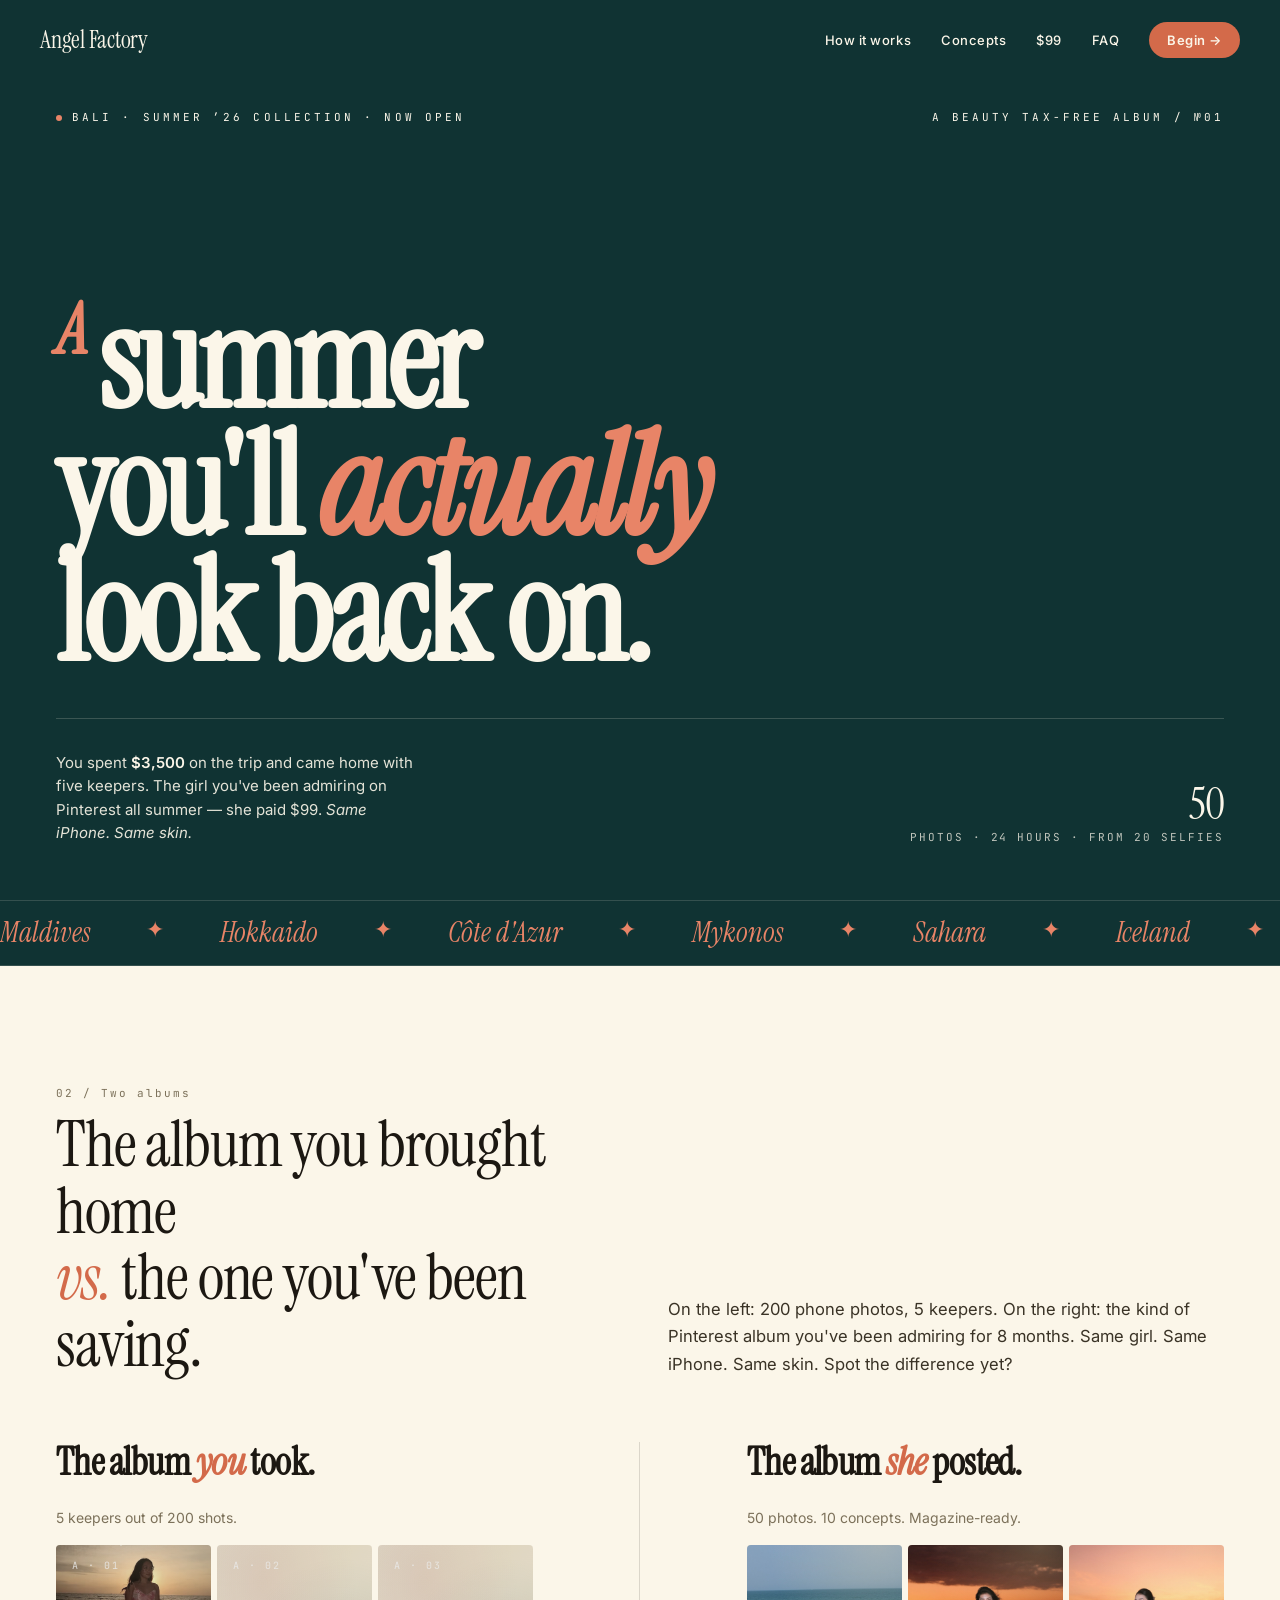
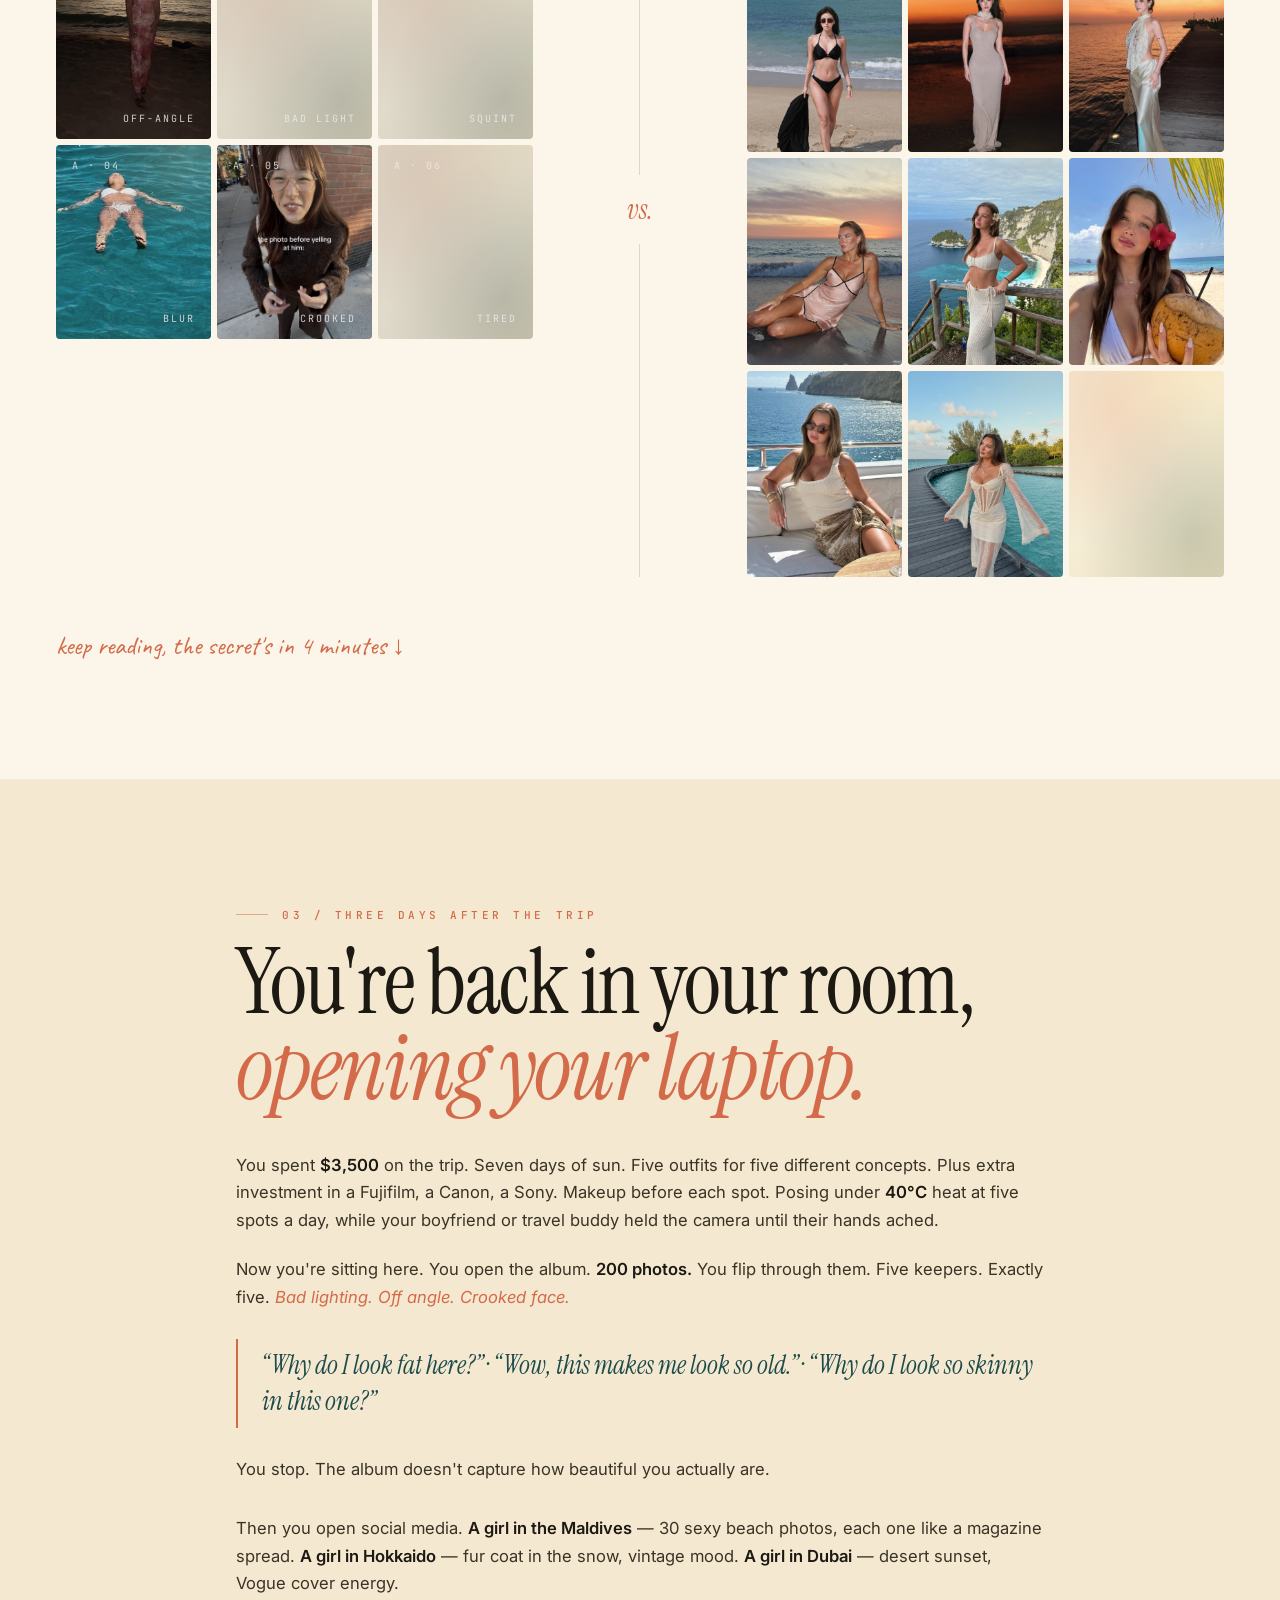
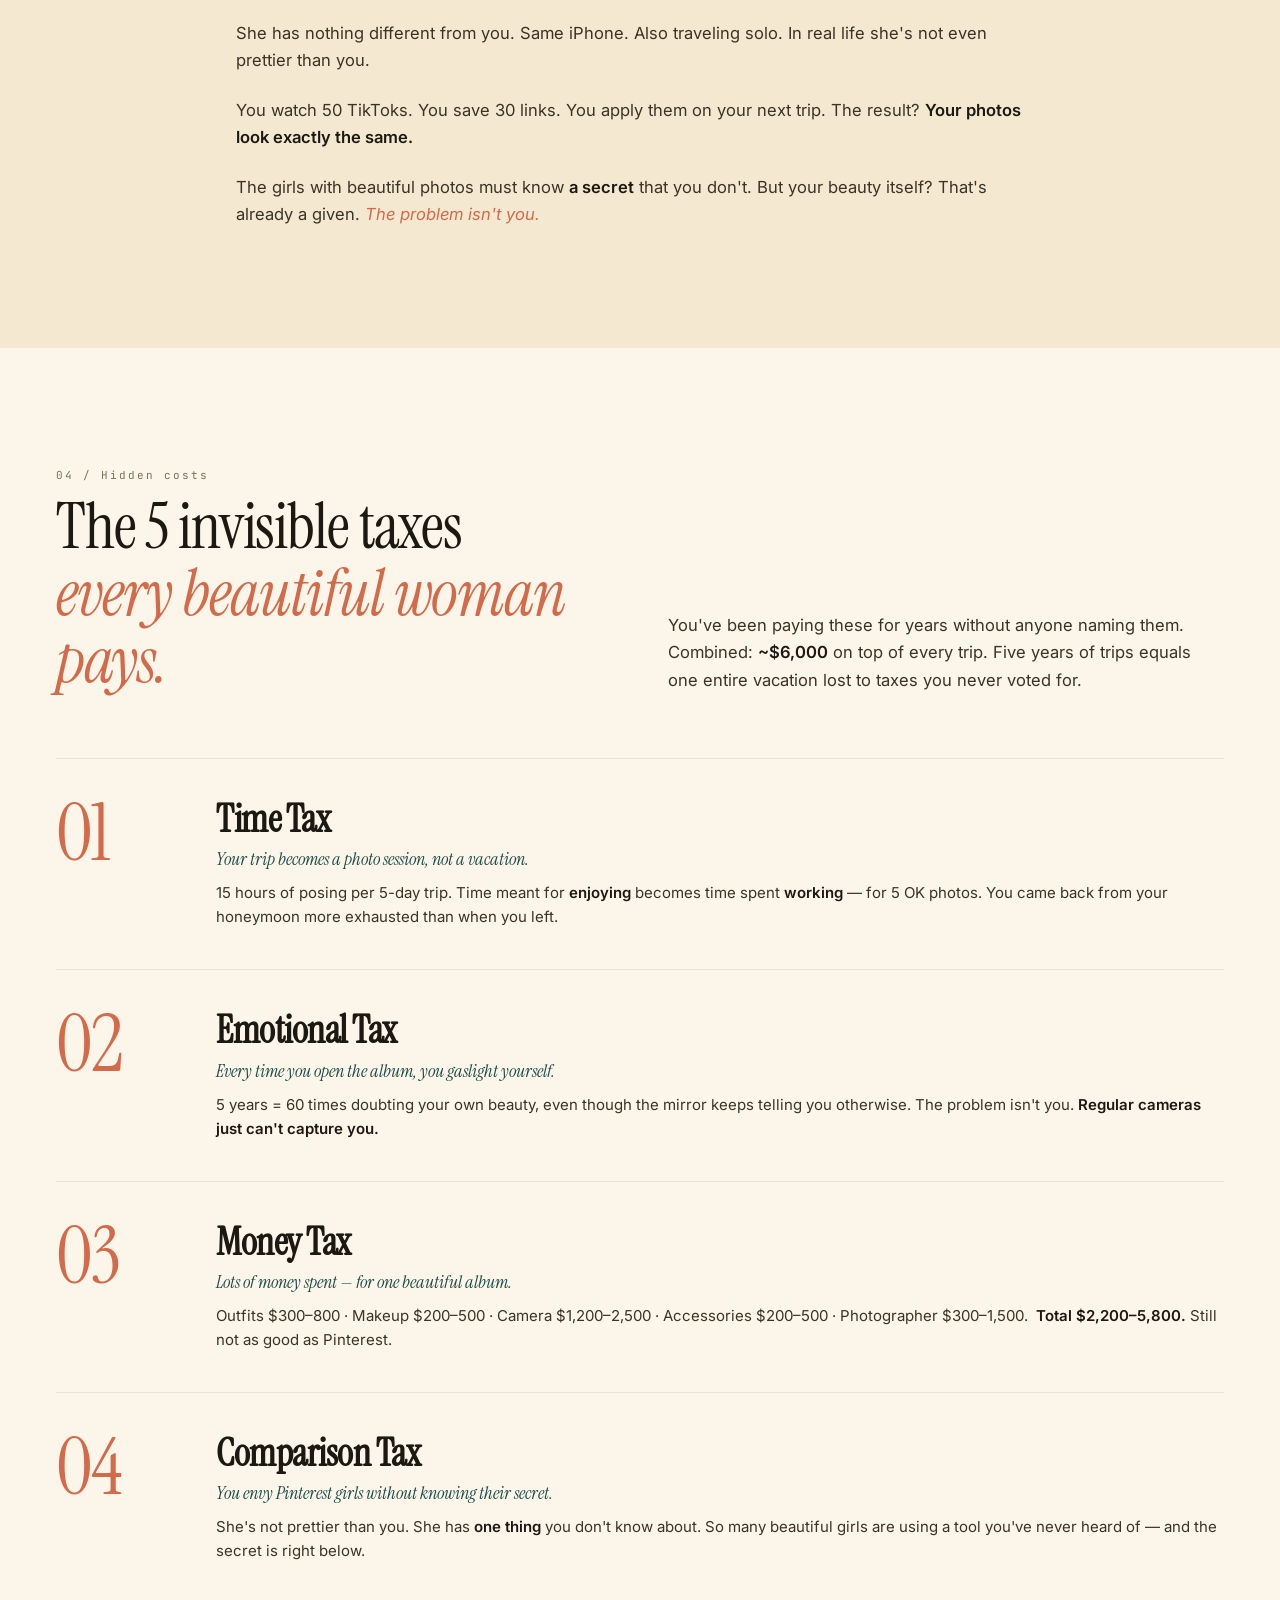
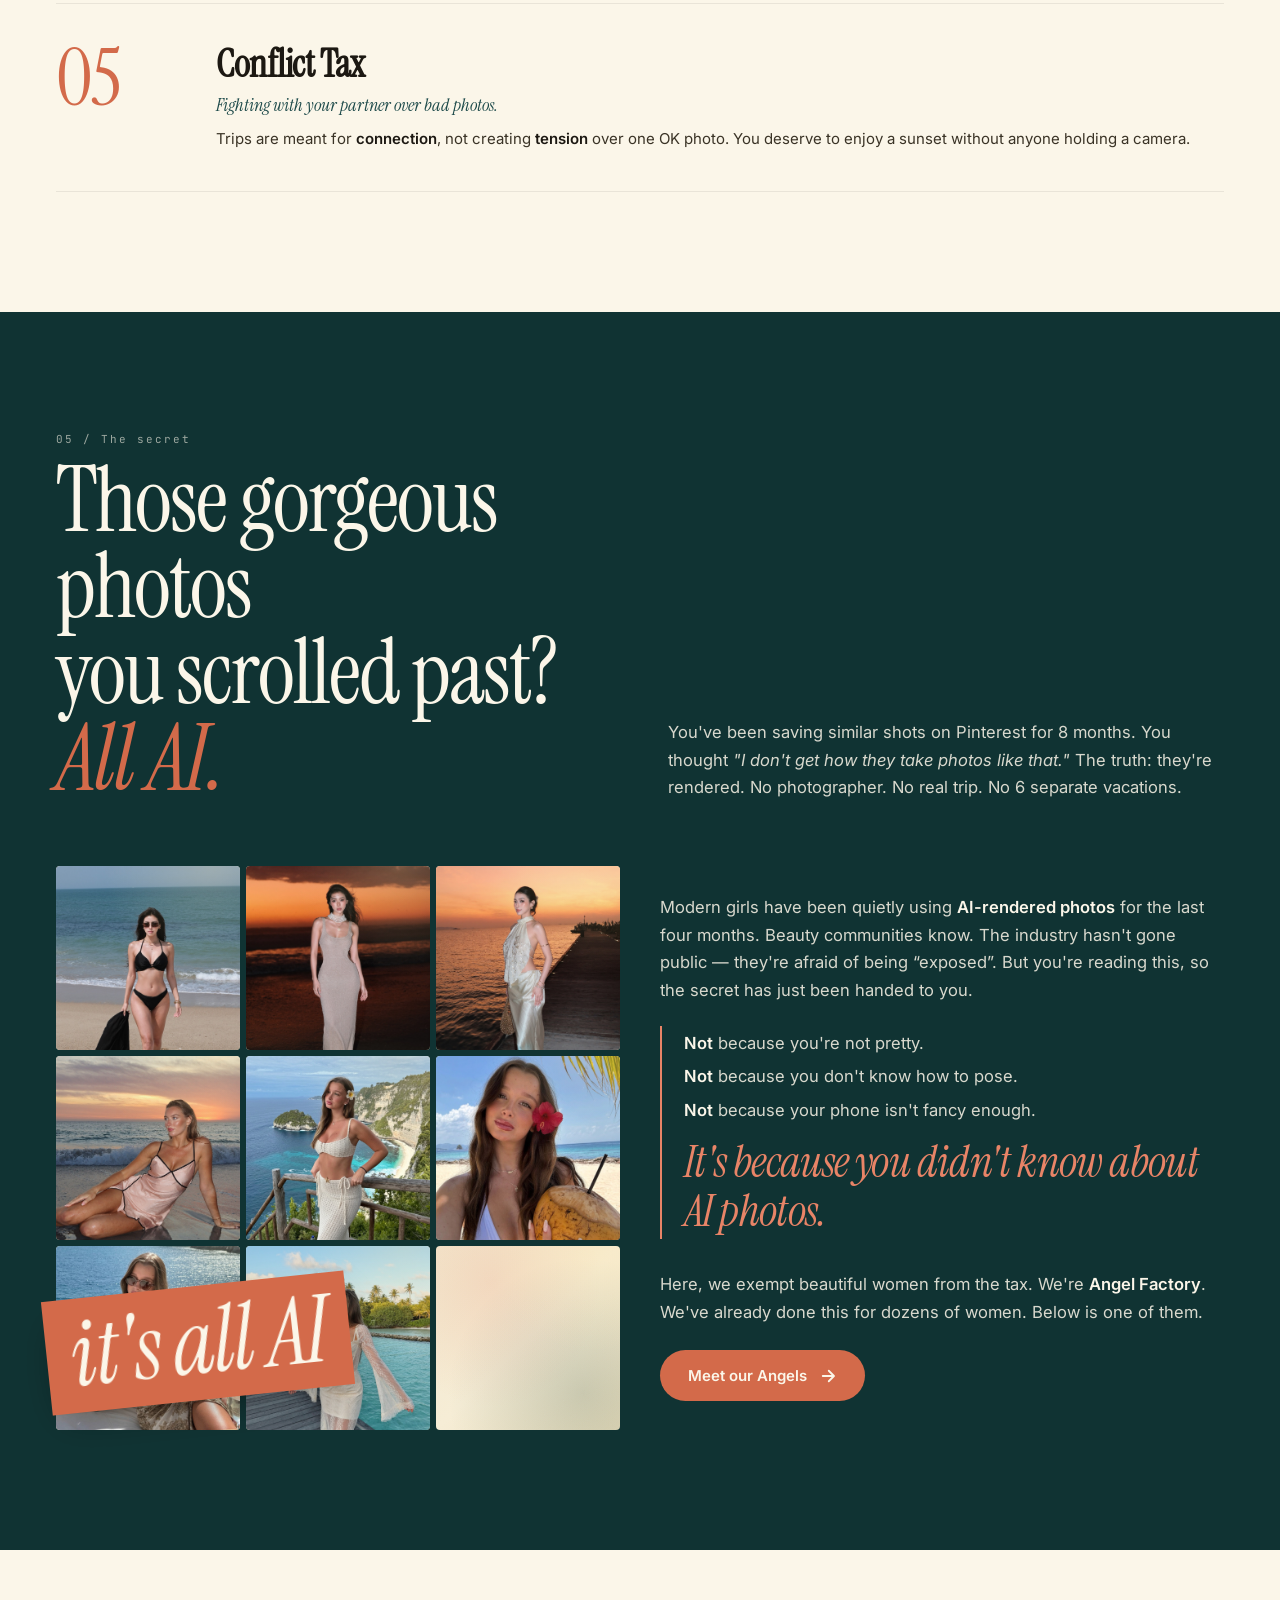
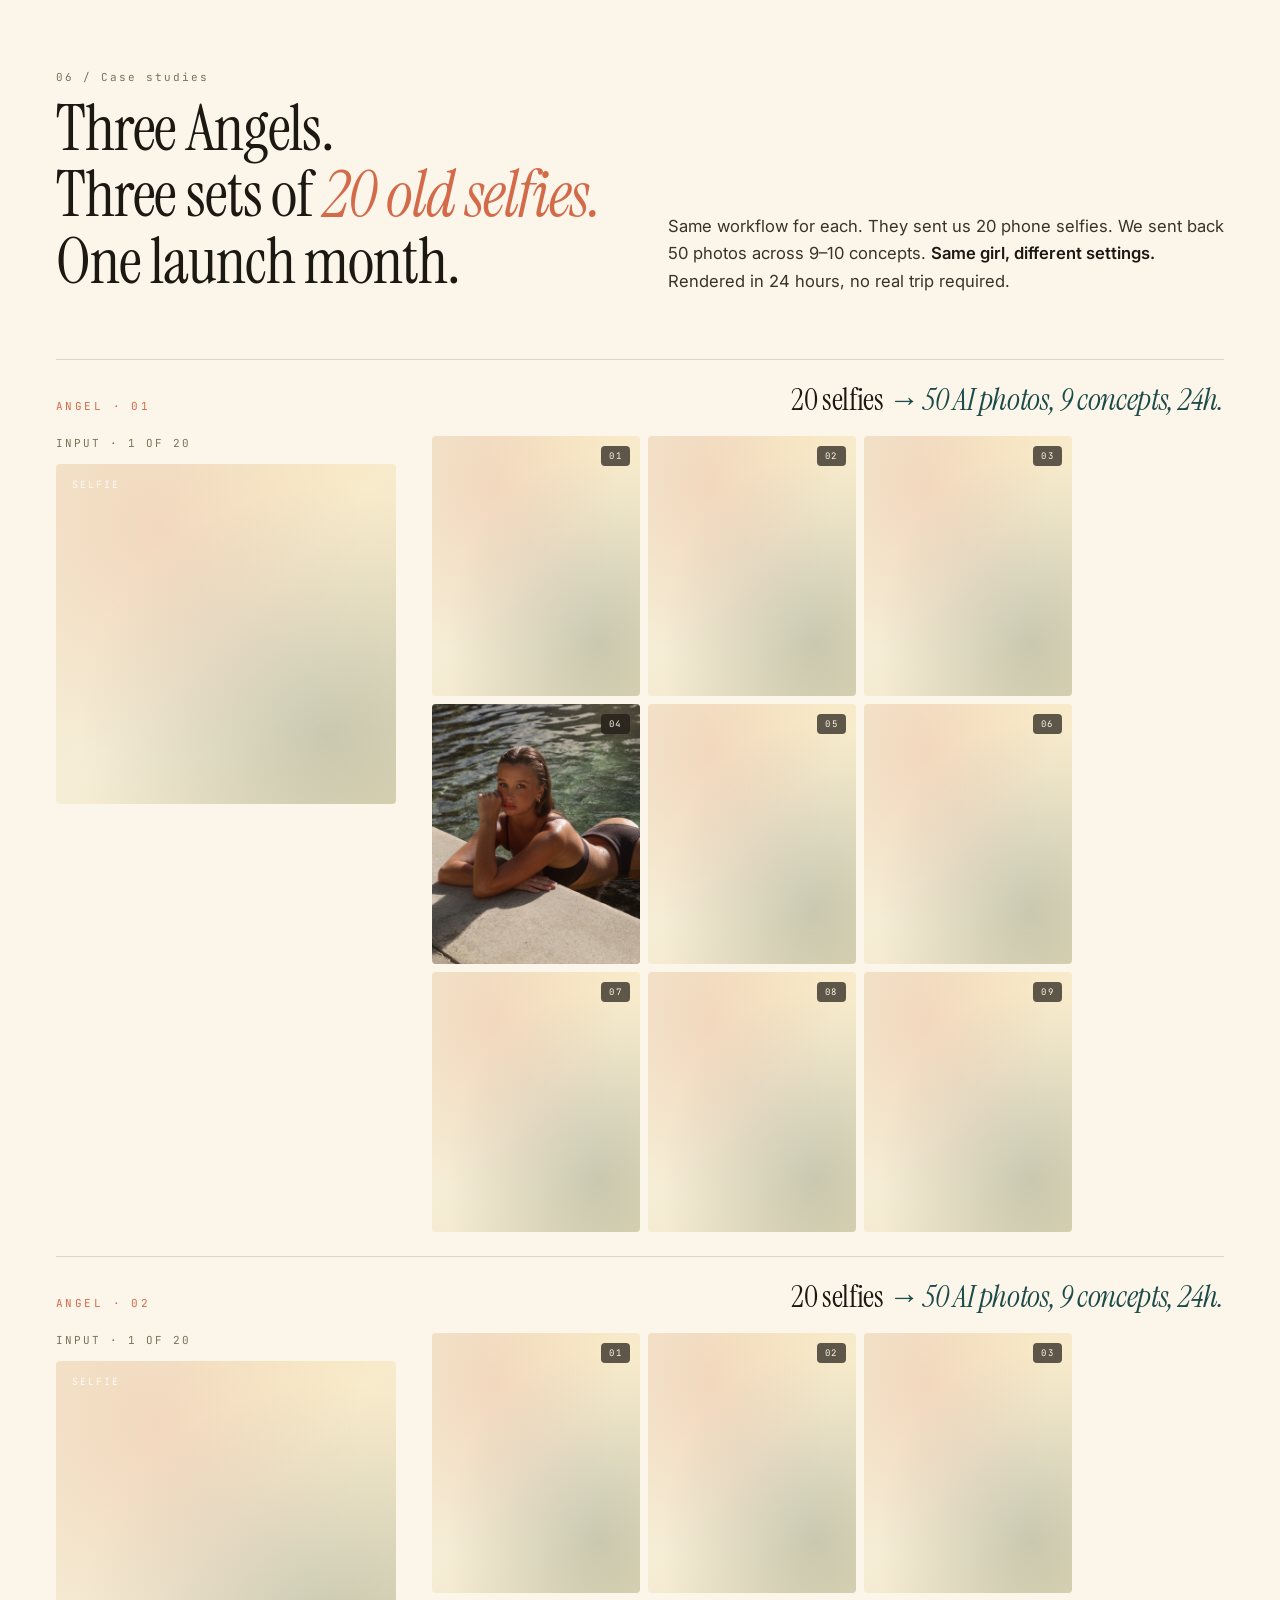
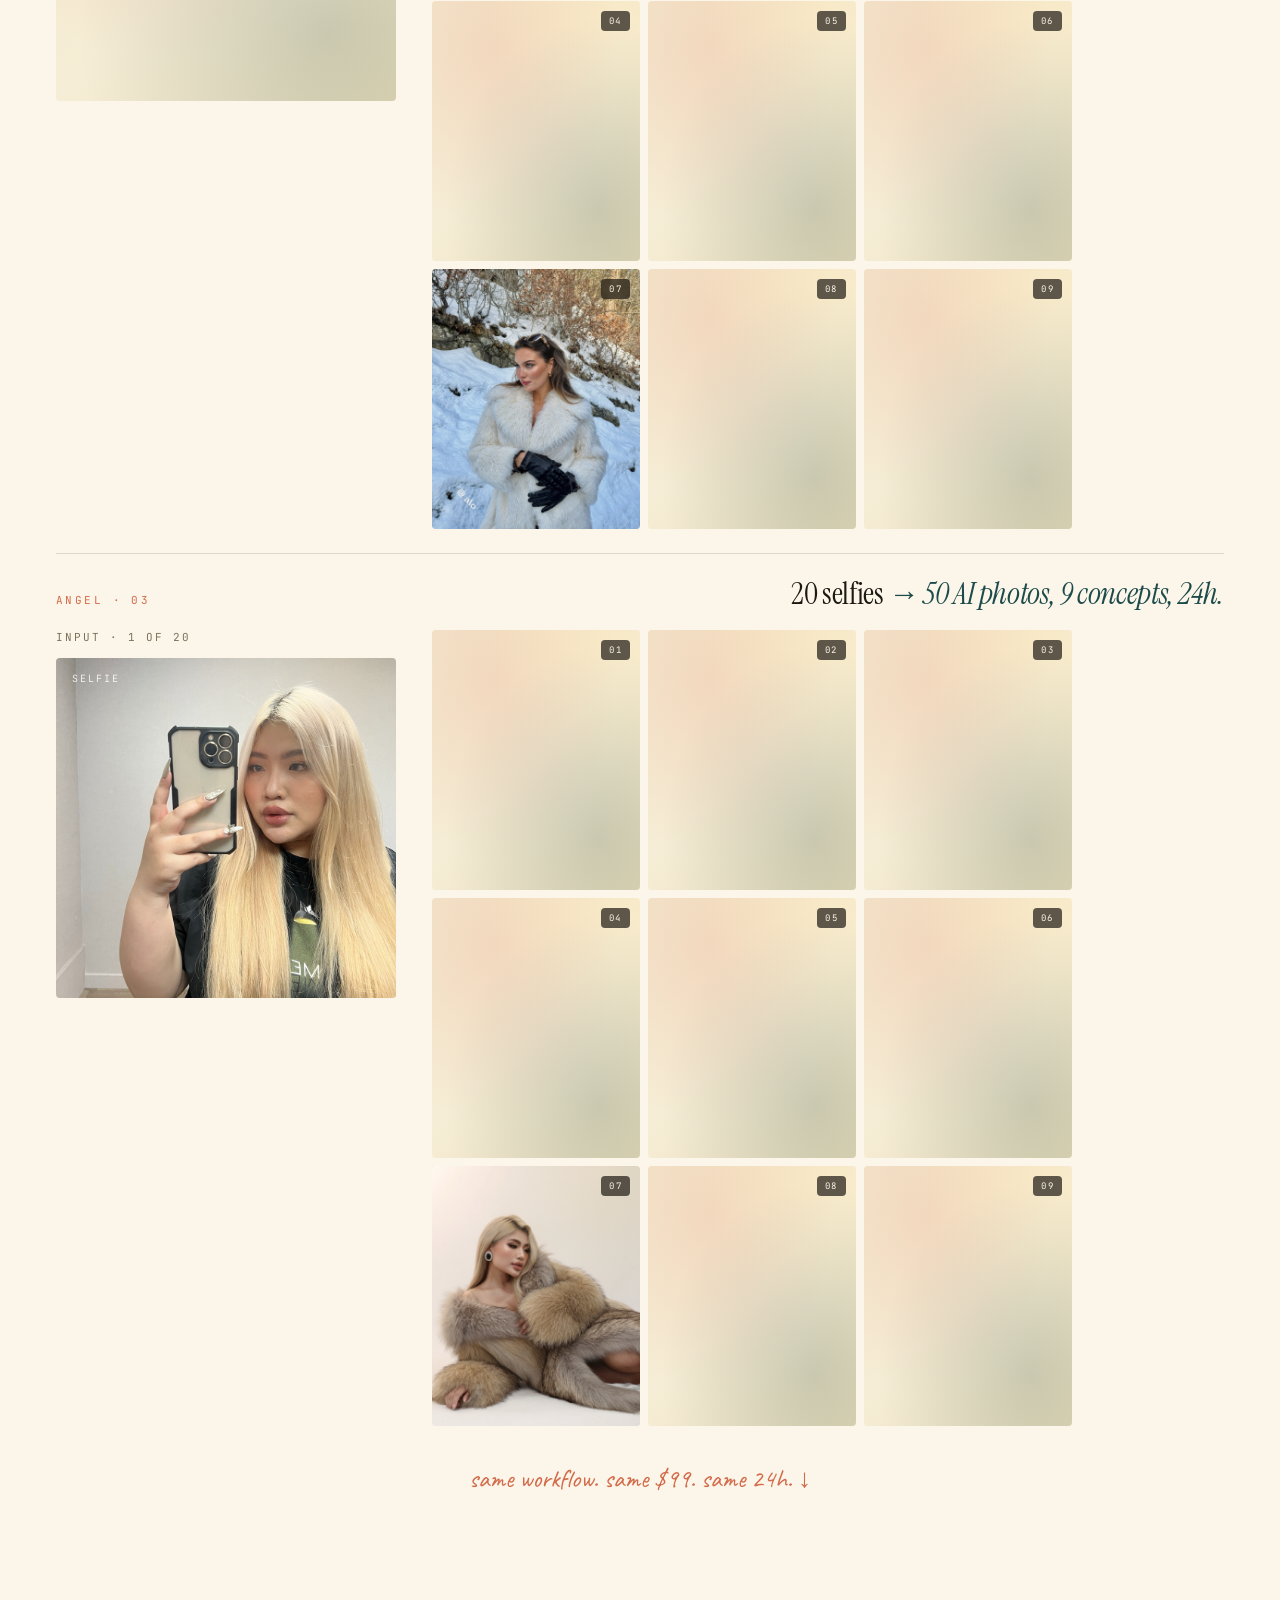
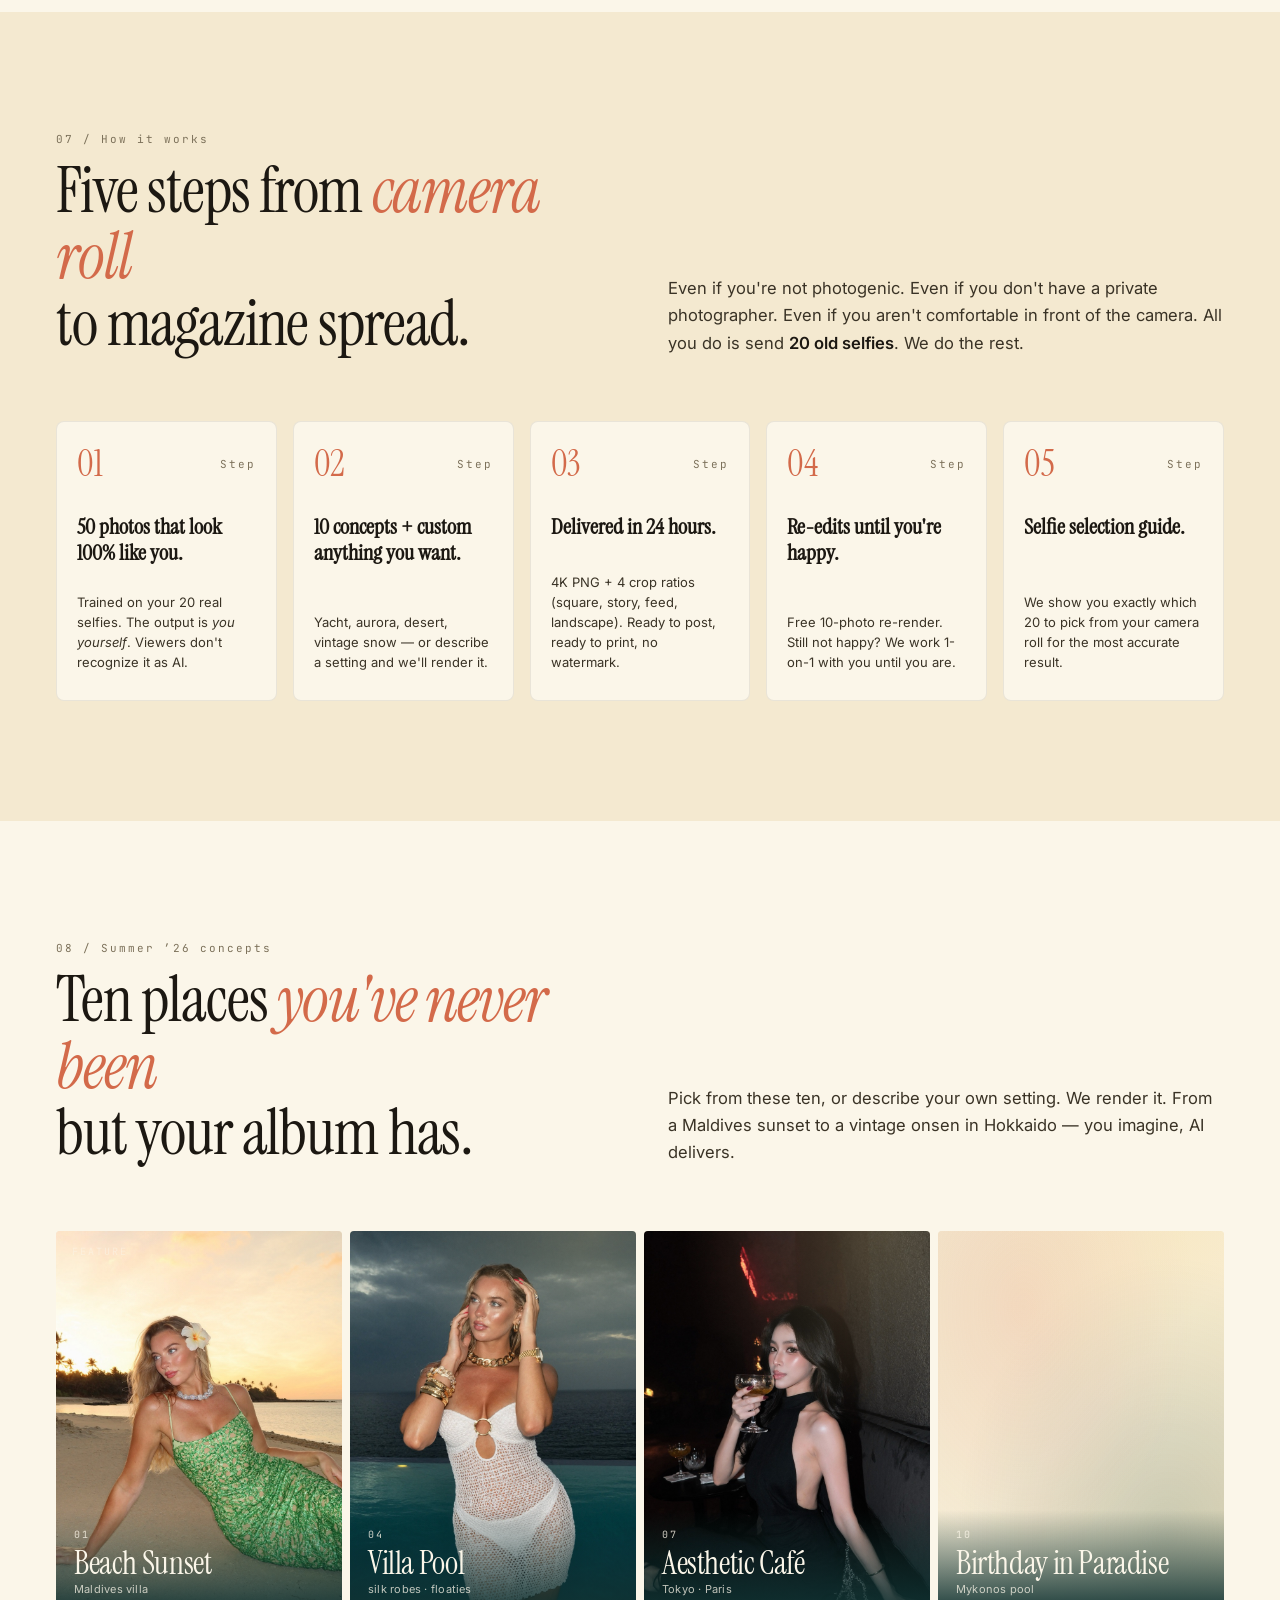
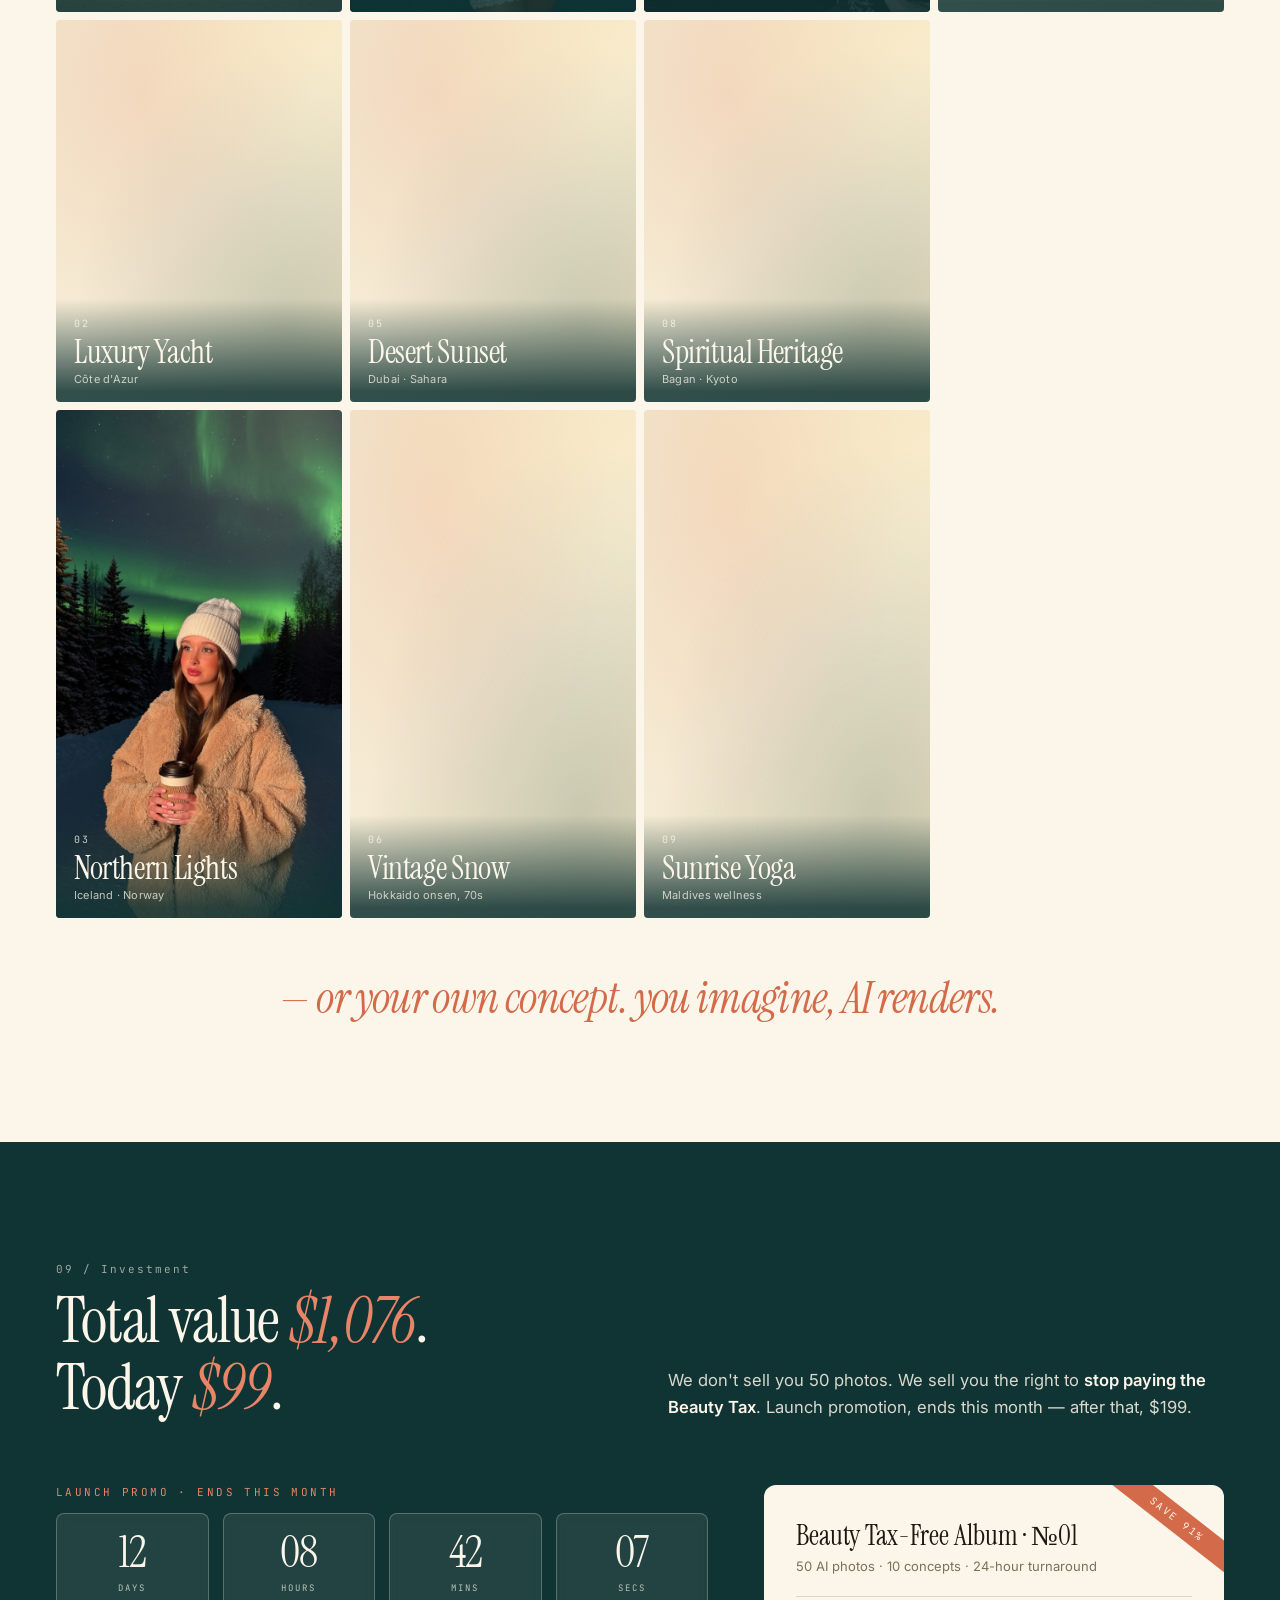
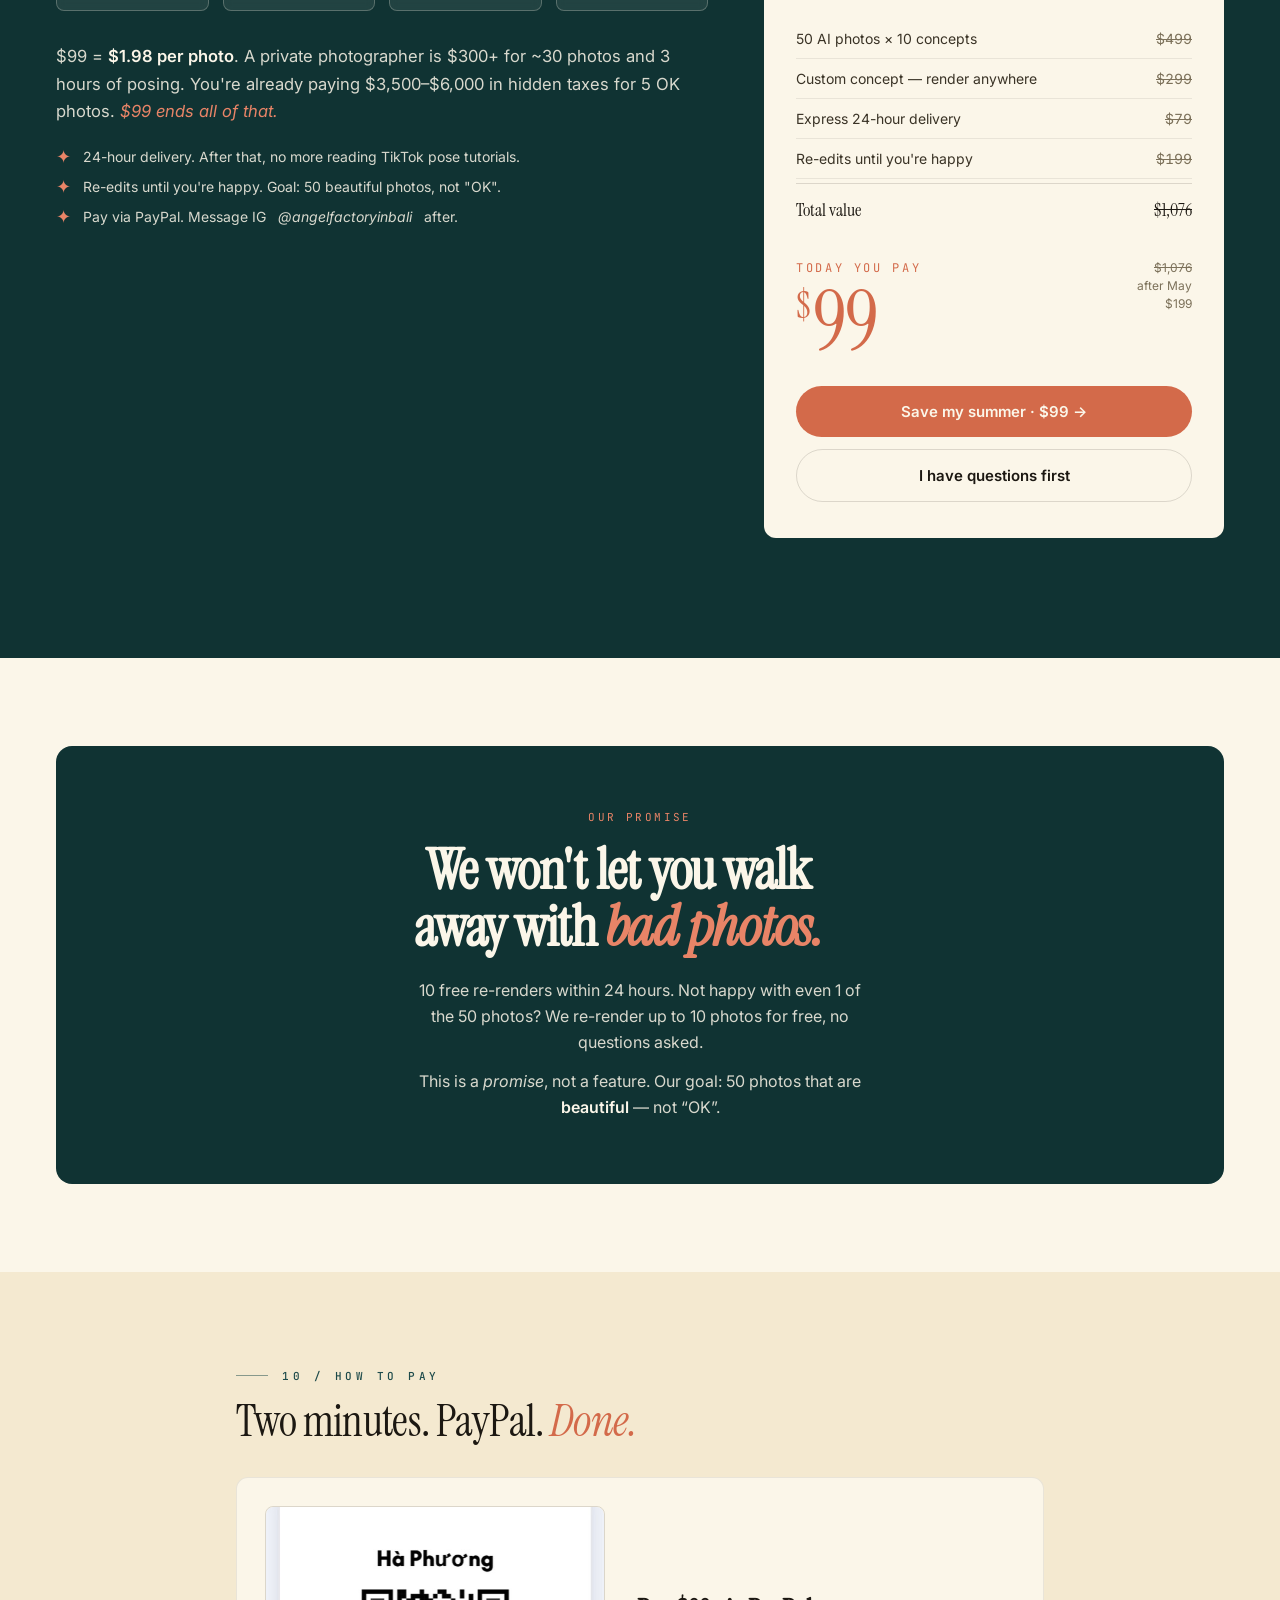
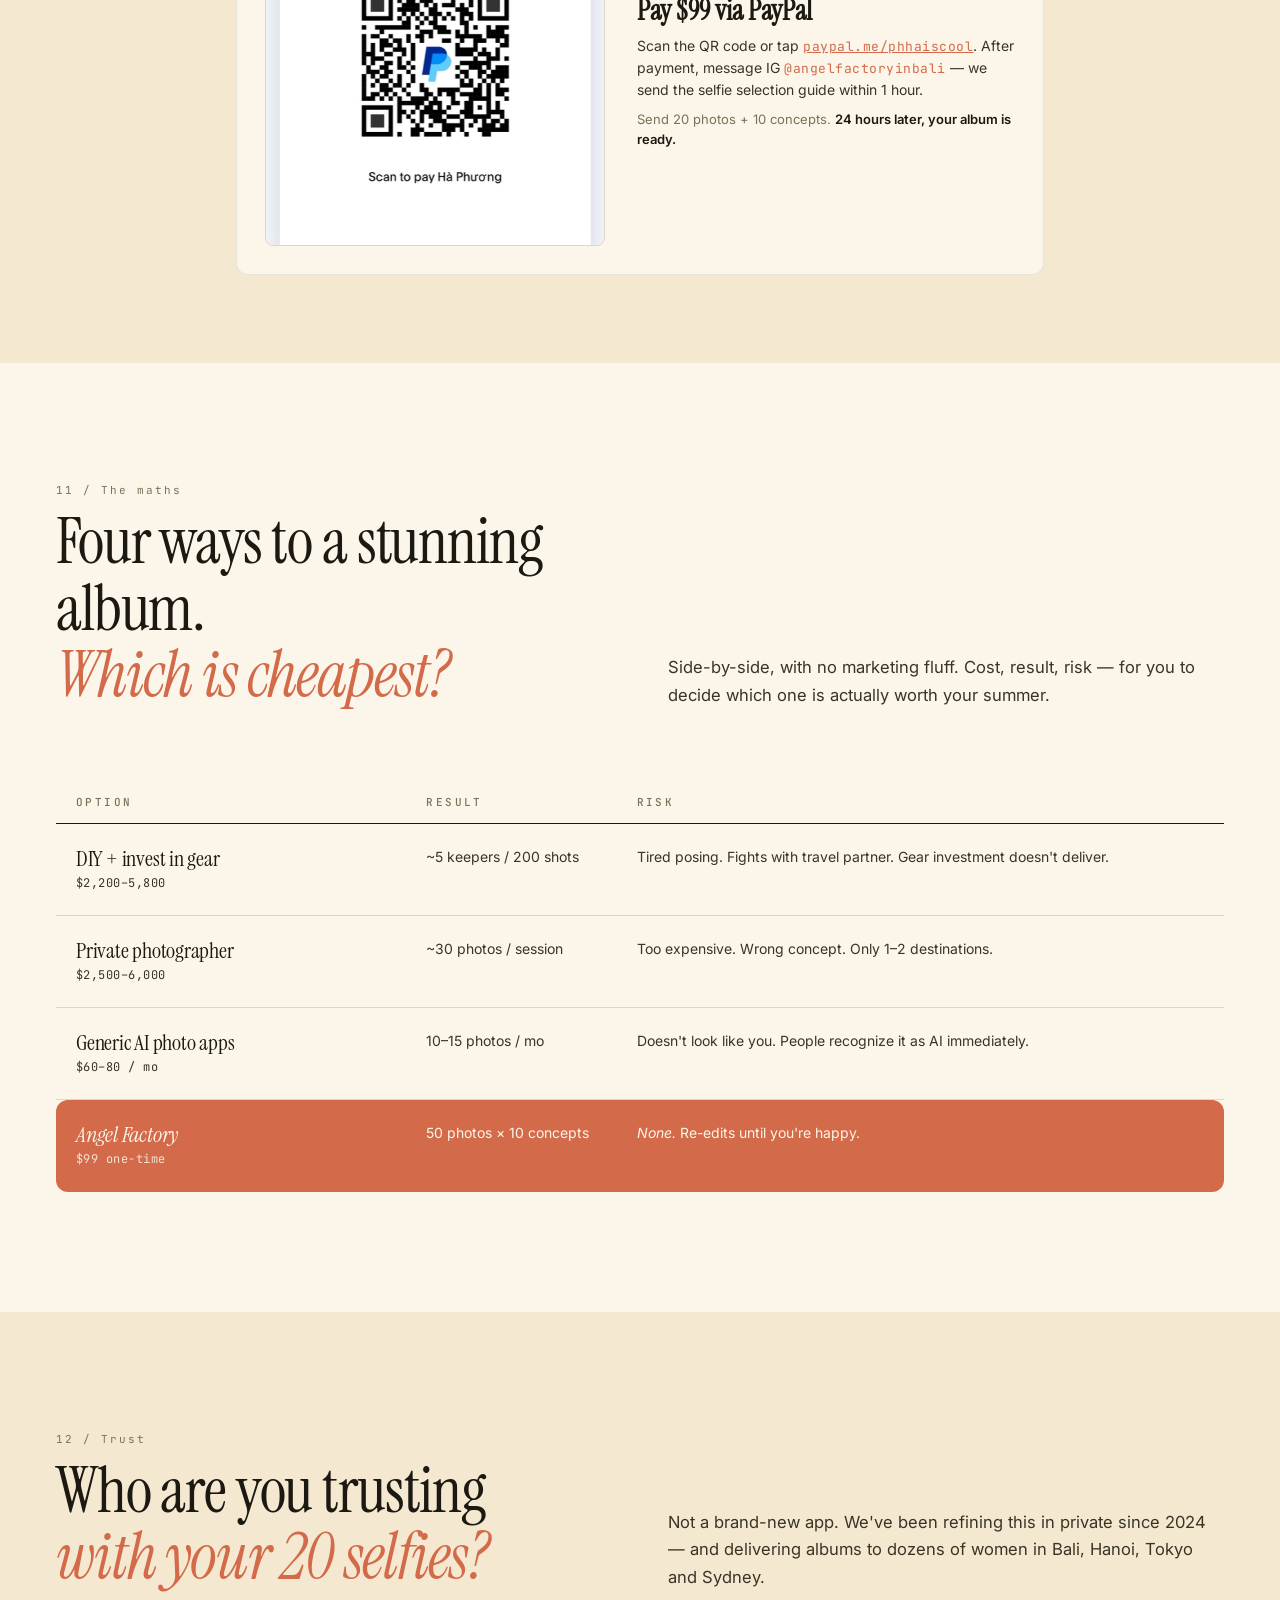
<file: index.html>
<!doctype html>
<html lang="en">
<head>
<meta charset="utf-8" />
<meta name="viewport" content="width=device-width, initial-scale=1" />
<title>Angel Factory · Beauty Tax-Free Summer Album</title>

<link rel="preconnect" href="https://fonts.googleapis.com" />
<link rel="preconnect" href="https://fonts.gstatic.com" crossorigin />
<link href="https://fonts.googleapis.com/css2?family=Instrument+Serif:ital@0;1&family=Inter:wght@400;500;600;700&family=Caveat:wght@500&family=JetBrains+Mono:wght@400;500&display=swap" rel="stylesheet" />

<link rel="stylesheet" href="summer.css" />
</head>
<body>

<!-- ============================================================
     NAV
     ============================================================ -->
<nav class="nav" id="nav">
  <a href="#" class="logo">Angel Factory</a>
  <div class="menu">
    <a href="#how" class="menu-link">How it works</a>
    <a href="#concepts" class="menu-link">Concepts</a>
    <a href="#price" class="menu-link">$99</a>
    <a href="#faq" class="menu-link">FAQ</a>
    <a href="#price" class="nav-cta">Begin →</a>
  </div>
</nav>

<!-- ============================================================
     SECTION 1 — HERO
     ============================================================ -->
<section class="hero" data-screen-label="01 Hero">
  <div class="hero-media">
    <video autoplay muted loop playsinline preload="metadata">
      <source src="assets/hero.mp4" type="video/mp4" />
    </video>
    <div class="vignette"></div>
    <div class="scrim"></div>
  </div>

  <div class="hero-inner">
    <div class="hero-top">
      <div class="hero-loc"><span class="dot"></span>Bali · Summer ’26 collection · Now open</div>
      <div class="hero-loc">A Beauty Tax-Free Album / №01</div>
    </div>

    <div class="hero-mid">
      <h1 class="hero-h1">
        <span class="small">A</span>summer<br />
        you'll <span class="ital">actually</span><br />
        look back on.
      </h1>
    </div>

    <div class="hero-bottom">
      <p class="blurb">
        You spent <b class="strong" style="color:var(--cream);">$3,500</b> on the trip and came home
        with five keepers. The girl you've been admiring on Pinterest all summer
        — she paid $99. <em>Same iPhone. Same skin.</em>
      </p>
      <div class="stat">
        <span class="num">50</span>
        photos &middot; 24 hours &middot; from 20 selfies
      </div>
    </div>
  </div>
</section>

<!-- ============================================================
     MARQUEE
     ============================================================ -->
<div class="marquee" aria-hidden="true">
  <div class="marquee-track">
    <span><span class="ital">Maldives</span></span><span class="star">✦</span>
    <span><span class="ital">Hokkaido</span></span><span class="star">✦</span>
    <span><span class="ital">Côte d'Azur</span></span><span class="star">✦</span>
    <span><span class="ital">Mykonos</span></span><span class="star">✦</span>
    <span><span class="ital">Sahara</span></span><span class="star">✦</span>
    <span><span class="ital">Iceland</span></span><span class="star">✦</span>
    <span><span class="ital">Tokyo</span></span><span class="star">✦</span>
    <span><span class="ital">Paris</span></span><span class="star">✦</span>
    <!-- duplicate for seamless loop -->
    <span><span class="ital">Maldives</span></span><span class="star">✦</span>
    <span><span class="ital">Hokkaido</span></span><span class="star">✦</span>
    <span><span class="ital">Côte d'Azur</span></span><span class="star">✦</span>
    <span><span class="ital">Mykonos</span></span><span class="star">✦</span>
    <span><span class="ital">Sahara</span></span><span class="star">✦</span>
    <span><span class="ital">Iceland</span></span><span class="star">✦</span>
    <span><span class="ital">Tokyo</span></span><span class="star">✦</span>
    <span><span class="ital">Paris</span></span><span class="star">✦</span>
  </div>
</div>

<!-- ============================================================
     SECTION 2 — TWO ALBUMS
     ============================================================ -->
<section class="bg-cream pad-y" data-screen-label="02 Two albums">
  <div class="container">
    <div class="section-head">
      <div>
        <div class="num">02 / Two albums</div>
        <h2 class="h-display">
          The album you brought home<br />
          <span class="ital">vs.</span> the one you've been saving.
        </h2>
      </div>
      <p class="lead">
        On the left: 200 phone photos, 5 keepers. On the right: the kind of
        Pinterest album you've been admiring for 8 months. Same girl. Same iPhone.
        Same skin. Spot the difference yet?
      </p>
    </div>

    <div class="albums-grid">
      <!-- BAD ALBUM -->
      <div class="albums-side bad">
        <h3>The album <em class="ital">you</em> took.</h3>
        <p>5 keepers out of 200 shots.</p>
        <div class="albums-mini">
          <div class="photo warm"><img loading="lazy" decoding="async" src="assets/album-you-took-01.jpg" alt="" /><span class="photo-meta tl" style="color:#fff;opacity:0.85;">A · 01</span><span class="photo-meta br" style="color:#fff;opacity:0.85;">off-angle</span></div>
          <div class="photo warm"><img loading="lazy" decoding="async" src="assets/album-you-took-02.jpg" alt="" /><span class="photo-meta tl" style="color:#fff;opacity:0.85;">A · 02</span><span class="photo-meta br" style="color:#fff;opacity:0.85;">bad light</span></div>
          <div class="photo warm"><img loading="lazy" decoding="async" src="assets/album-you-took-03.jpg" alt="" /><span class="photo-meta tl" style="color:#fff;opacity:0.85;">A · 03</span><span class="photo-meta br" style="color:#fff;opacity:0.85;">squint</span></div>
          <div class="photo warm"><img loading="lazy" decoding="async" src="assets/album-you-took-04.jpg" alt="" /><span class="photo-meta tl" style="color:#fff;opacity:0.85;">A · 04</span><span class="photo-meta br" style="color:#fff;opacity:0.85;">blur</span></div>
          <div class="photo warm"><img loading="lazy" decoding="async" src="assets/album-you-took-05.jpg" alt="" /><span class="photo-meta tl" style="color:#fff;opacity:0.85;">A · 05</span><span class="photo-meta br" style="color:#fff;opacity:0.85;">crooked</span></div>
          <div class="photo warm"><img loading="lazy" decoding="async" src="assets/album-you-took-06.jpg" alt="" /><span class="photo-meta tl" style="color:#fff;opacity:0.85;">A · 06</span><span class="photo-meta br" style="color:#fff;opacity:0.85;">tired</span></div>
        </div>
      </div>

      <div class="albums-vs">
        <div class="arrow-line"></div>
        <span>vs.</span>
        <div class="arrow-line"></div>
      </div>

      <!-- DREAM ALBUM -->
      <div class="albums-side dream">
        <h3>The album <em class="ital">she</em> posted.</h3>
        <p>50 photos. 10 concepts. Magazine-ready.</p>
        <div class="albums-mini">
          <div class="photo warm"><img loading="lazy" decoding="async" src="assets/reveal-01.jpg" alt="" /></div>
          <div class="photo warm"><img loading="lazy" decoding="async" src="assets/reveal-02.jpg" alt="" /></div>
          <div class="photo warm"><img loading="lazy" decoding="async" src="assets/reveal-03.jpg" alt="" /></div>
          <div class="photo warm"><img loading="lazy" decoding="async" src="assets/reveal-04.jpg" alt="" /></div>
          <div class="photo warm"><img loading="lazy" decoding="async" src="assets/reveal-05.jpg" alt="" /></div>
          <div class="photo warm"><img loading="lazy" decoding="async" src="assets/reveal-06.jpg" alt="" /></div>
          <div class="photo warm"><img loading="lazy" decoding="async" src="assets/reveal-07.jpg" alt="" /></div>
          <div class="photo warm"><img loading="lazy" decoding="async" src="assets/reveal-08.jpg" alt="" /></div>
          <div class="photo warm"><img loading="lazy" decoding="async" src="assets/reveal-09.jpg" alt="" /></div>
        </div>
      </div>
    </div>

    <div style="margin-top: 56px; display: flex; align-items: center; gap: 18px; flex-wrap: wrap;">
      <span class="hand">keep reading, the secret's in 4 minutes ↓</span>
    </div>
  </div>
</section>

<!-- ============================================================
     SECTION 3 — STORY
     ============================================================ -->
<section class="bg-sand pad-y" data-screen-label="03 Story">
  <div class="container-narrow">
    <div class="eyebrow"><span class="dash"></span>03 / Three days after the trip</div>
    <h2 class="h-jumbo" style="margin: 18px 0 40px;">
      You're back in your room,<br />
      <span class="ital">opening your laptop.</span>
    </h2>

    <p class="lead" style="margin-bottom: 22px;">
      You spent <b class="strong">$3,500</b> on the trip. Seven days of sun. Five outfits for
      five different concepts. Plus extra investment in a Fujifilm, a Canon, a Sony.
      Makeup before each spot. Posing under <b class="strong">40&deg;C</b> heat at five spots
      a day, while your boyfriend or travel buddy held the camera until their hands ached.
    </p>
    <p class="lead" style="margin-bottom: 22px;">
      Now you're sitting here. You open the album. <b class="strong">200 photos.</b>
      You flip through them. Five keepers. Exactly five.
      <em class="ital">Bad lighting. Off angle. Crooked face.</em>
    </p>
    <div style="border-left: 2px solid var(--coral); padding: 8px 0 8px 24px; margin: 28px 0; font-family: var(--font-display); font-style: italic; font-size: 26px; color: var(--ocean); line-height: 1.4;">
      &ldquo;Why do I look fat here?&rdquo; &middot;
      &ldquo;Wow, this makes me look so old.&rdquo; &middot;
      &ldquo;Why do I look so skinny in this one?&rdquo;
    </div>
    <p class="lead" style="margin-bottom: 32px;">
      You stop. The album doesn't capture how beautiful you actually are.
    </p>
    <p class="lead" style="margin-bottom: 22px;">
      Then you open social media. <b class="strong">A girl in the Maldives</b> &mdash; 30 sexy
      beach photos, each one like a magazine spread. <b class="strong">A girl in Hokkaido</b>
      &mdash; fur coat in the snow, vintage mood. <b class="strong">A girl in Dubai</b>
      &mdash; desert sunset, Vogue cover energy.
    </p>
    <p class="lead" style="margin-bottom: 22px;">
      She has nothing different from you. Same iPhone. Also traveling solo. In real life
      she's not even prettier than you.
    </p>
    <p class="lead" style="margin-bottom: 22px;">
      You watch 50 TikToks. You save 30 links. You apply them on your next trip.
      The result? <b class="strong">Your photos look exactly the same.</b>
    </p>
    <p class="lead">
      The girls with beautiful photos must know <b class="strong">a secret</b> that you don't.
      But your beauty itself? That's already a given. <em class="ital">The problem isn't you.</em>
    </p>
  </div>
</section>

<!-- ============================================================
     SECTION 4 — THE 5 INVISIBLE TAXES
     ============================================================ -->
<section class="bg-cream pad-y" data-screen-label="04 Five taxes">
  <div class="container">
    <div class="section-head">
      <div>
        <div class="num">04 / Hidden costs</div>
        <h2 class="h-display">
          The 5 invisible taxes<br />
          <span class="ital">every beautiful woman pays.</span>
        </h2>
      </div>
      <p class="lead">
        You've been paying these for years without anyone naming them.
        Combined: <b class="strong">~$6,000</b> on top of every trip. Five years of trips
        equals one entire vacation lost to taxes you never voted for.
      </p>
    </div>

    <div class="taxes-list">
      <article class="tax-item">
        <div class="tax-no">01</div>
        <div class="tax-body">
          <h4>Time Tax</h4>
          <div class="tag">Your trip becomes a photo session, not a vacation.</div>
          <p class="body">15 hours of posing per 5-day trip. Time meant for <b class="strong">enjoying</b> becomes time spent <b class="strong">working</b> &mdash; for 5 OK photos. You came back from your honeymoon more exhausted than when you left.</p>
        </div>
      </article>

      <article class="tax-item">
        <div class="tax-no">02</div>
        <div class="tax-body">
          <h4>Emotional Tax</h4>
          <div class="tag">Every time you open the album, you gaslight yourself.</div>
          <p class="body">5 years = 60 times doubting your own beauty, even though the mirror keeps telling you otherwise. The problem isn't you. <b class="strong">Regular cameras just can't capture you.</b></p>
        </div>
      </article>

      <article class="tax-item">
        <div class="tax-no">03</div>
        <div class="tax-body">
          <h4>Money Tax</h4>
          <div class="tag">Lots of money spent &mdash; for one beautiful album.</div>
          <p class="body">Outfits $300&ndash;800 &middot; Makeup $200&ndash;500 &middot; Camera $1,200&ndash;2,500 &middot; Accessories $200&ndash;500 &middot; Photographer $300&ndash;1,500.&nbsp; <b class="strong">Total $2,200&ndash;5,800.</b> Still not as good as Pinterest.</p>
        </div>
      </article>

      <article class="tax-item">
        <div class="tax-no">04</div>
        <div class="tax-body">
          <h4>Comparison Tax</h4>
          <div class="tag">You envy Pinterest girls without knowing their secret.</div>
          <p class="body">She's not prettier than you. She has <b class="strong">one thing</b> you don't know about. So many beautiful girls are using a tool you've never heard of &mdash; and the secret is right below.</p>
        </div>
      </article>

      <article class="tax-item">
        <div class="tax-no">05</div>
        <div class="tax-body">
          <h4>Conflict Tax</h4>
          <div class="tag">Fighting with your partner over bad photos.</div>
          <p class="body">Trips are meant for <b class="strong">connection</b>, not creating <b class="strong">tension</b> over one OK photo. You deserve to enjoy a sunset without anyone holding a camera.</p>
        </div>
      </article>
    </div>
  </div>
</section>

<!-- ============================================================
     SECTION 5 — THE REVEAL
     ============================================================ -->
<section class="bg-ocean pad-y" data-screen-label="05 Reveal · AI">
  <div class="container">
    <div class="section-head">
      <div>
        <div class="num" style="color: rgba(251,246,233,0.6);">05 / The secret</div>
        <h2 class="h-jumbo" style="color:var(--cream);">
          Those gorgeous photos<br />
          you scrolled past?<br />
          <span class="ital">All AI.</span>
        </h2>
      </div>
      <p class="lead cream">
        You've been saving similar shots on Pinterest for 8 months. You thought
        <em>"I don't get how they take photos like that."</em> The truth: they're rendered.
        No photographer. No real trip. No 6 separate vacations.
      </p>
    </div>

    <div class="reveal-grid">
      <div style="position: relative;">
        <div class="reveal-9">
          <div class="photo warm"><img loading="lazy" decoding="async" src="assets/reveal-01.jpg" alt="" /></div>
          <div class="photo warm"><img loading="lazy" decoding="async" src="assets/reveal-02.jpg" alt="" /></div>
          <div class="photo warm"><img loading="lazy" decoding="async" src="assets/reveal-03.jpg" alt="" /></div>
          <div class="photo warm"><img loading="lazy" decoding="async" src="assets/reveal-04.jpg" alt="" /></div>
          <div class="photo warm"><img loading="lazy" decoding="async" src="assets/reveal-05.jpg" alt="" /></div>
          <div class="photo warm"><img loading="lazy" decoding="async" src="assets/reveal-06.jpg" alt="" /></div>
          <div class="photo warm"><img loading="lazy" decoding="async" src="assets/reveal-07.jpg" alt="" /></div>
          <div class="photo warm"><img loading="lazy" decoding="async" src="assets/reveal-08.jpg" alt="" /></div>
          <div class="photo warm"><img loading="lazy" decoding="async" src="assets/reveal-09.jpg" alt="" /></div>
        </div>
        <div class="reveal-stamp">it's all AI</div>
      </div>
      <div>
        <p class="lead cream" style="margin-bottom: 22px;">
          Modern girls have been quietly using <b class="strong" style="color: var(--cream);">AI-rendered photos</b>
          for the last four months. Beauty communities know. The industry hasn't gone public &mdash;
          they're afraid of being &ldquo;exposed&rdquo;. But you're reading this, so the secret has just been
          handed to you.
        </p>

        <div style="border-left: 2px solid var(--coral-soft); padding: 4px 0 4px 22px; margin-bottom: 32px;">
          <p class="lead cream" style="margin-bottom: 6px;"><b class="strong" style="color:var(--cream);">Not</b> because you're not pretty.</p>
          <p class="lead cream" style="margin-bottom: 6px;"><b class="strong" style="color:var(--cream);">Not</b> because you don't know how to pose.</p>
          <p class="lead cream" style="margin-bottom: 14px;"><b class="strong" style="color:var(--cream);">Not</b> because your phone isn't fancy enough.</p>
          <p class="h-section" style="font-style: italic; color: var(--coral-soft);">
            It's because you didn't know about AI photos.
          </p>
        </div>

        <p class="lead cream" style="margin-bottom: 24px;">
          Here, we exempt beautiful women from the tax. We're <b class="strong" style="color:var(--cream);">Angel Factory</b>.
          We've already done this for dozens of women. Below is one of them.
        </p>

        <a href="#angel" class="btn btn-coral">Meet our Angels<svg class="arrow" viewBox="0 0 24 24" stroke-linecap="round" stroke-linejoin="round"><path d="M5 12h14"/><path d="M13 5l7 7-7 7"/></svg></a>
      </div>
    </div>
  </div>
</section>

<!-- ============================================================
     SECTION 6 — ANGELS
     ============================================================ -->
<section class="bg-cream pad-y" id="angel" data-screen-label="06 Angels">
  <div class="container">
    <div class="section-head">
      <div>
        <div class="num">06 / Case studies</div>
        <h2 class="h-display">
          Three Angels.<br />
          Three sets of <span class="ital">20 old selfies.</span><br />
          One launch month.
        </h2>
      </div>
      <p class="lead">
        Same workflow for each. They sent us 20 phone selfies. We sent back 50 photos
        across 9–10 concepts. <b class="strong">Same girl, different settings.</b>
        Rendered in 24 hours, no real trip required.
      </p>
    </div>

    <div class="angels-stack">
      <!-- ANGEL 01 -->
      <article class="angel-row">
        <header class="angel-row__head">
          <span class="angel-no">Angel · 01</span>
          <span class="angel-name">20 selfies <em>→ 50 AI photos, 9 concepts, 24h.</em></span>
        </header>
        <div class="angel-grid">
          <aside class="angel-input">
            <div class="label">Input · 1 of 20</div>
            <div class="photo warm"><img loading="lazy" decoding="async" src="assets/angel01-selfie.jpg" alt="" /><span class="photo-meta tl" style="color:#fff;opacity:0.85;">selfie</span></div>
          </aside>
          <div class="angel-output">
            <div class="photo warm"><img loading="lazy" decoding="async" src="assets/angel01-out-01.jpg" alt="" /><span class="badge">01</span></div>
            <div class="photo warm"><img loading="lazy" decoding="async" src="assets/angel01-out-02.jpg" alt="" /><span class="badge">02</span></div>
            <div class="photo warm"><img loading="lazy" decoding="async" src="assets/angel01-out-03.jpg" alt="" /><span class="badge">03</span></div>
            <div class="photo warm"><img loading="lazy" decoding="async" src="assets/angel01-out-04.jpg" alt="" /><span class="badge">04</span></div>
            <div class="photo warm"><img loading="lazy" decoding="async" src="assets/angel01-out-05.jpg" alt="" /><span class="badge">05</span></div>
            <div class="photo warm"><img loading="lazy" decoding="async" src="assets/angel01-out-06.jpg" alt="" /><span class="badge">06</span></div>
            <div class="photo warm"><img loading="lazy" decoding="async" src="assets/angel01-out-07.jpg" alt="" /><span class="badge">07</span></div>
            <div class="photo warm"><img loading="lazy" decoding="async" src="assets/angel01-out-08.jpg" alt="" /><span class="badge">08</span></div>
            <div class="photo warm"><img loading="lazy" decoding="async" src="assets/angel01-out-09.jpg" alt="" /><span class="badge">09</span></div>
          </div>
        </div>
      </article>

      <!-- ANGEL 02 -->
      <article class="angel-row">
        <header class="angel-row__head">
          <span class="angel-no">Angel · 02</span>
          <span class="angel-name">20 selfies <em>→ 50 AI photos, 9 concepts, 24h.</em></span>
        </header>
        <div class="angel-grid">
          <aside class="angel-input">
            <div class="label">Input · 1 of 20</div>
            <div class="photo warm"><img loading="lazy" decoding="async" src="assets/angel02-selfie.jpg" alt="" /><span class="photo-meta tl" style="color:#fff;opacity:0.85;">selfie</span></div>
          </aside>
          <div class="angel-output">
            <div class="photo warm"><img loading="lazy" decoding="async" src="assets/angel02-out-01.jpg" alt="" /><span class="badge">01</span></div>
            <div class="photo warm"><img loading="lazy" decoding="async" src="assets/angel02-out-02.jpg" alt="" /><span class="badge">02</span></div>
            <div class="photo warm"><img loading="lazy" decoding="async" src="assets/angel02-out-03.jpg" alt="" /><span class="badge">03</span></div>
            <div class="photo warm"><img loading="lazy" decoding="async" src="assets/angel02-out-04.jpg" alt="" /><span class="badge">04</span></div>
            <div class="photo warm"><img loading="lazy" decoding="async" src="assets/angel02-out-05.jpg" alt="" /><span class="badge">05</span></div>
            <div class="photo warm"><img loading="lazy" decoding="async" src="assets/angel02-out-06.jpg" alt="" /><span class="badge">06</span></div>
            <div class="photo warm"><img loading="lazy" decoding="async" src="assets/angel02-out-07.jpg" alt="" /><span class="badge">07</span></div>
            <div class="photo warm"><img loading="lazy" decoding="async" src="assets/angel02-out-08.jpg" alt="" /><span class="badge">08</span></div>
            <div class="photo warm"><img loading="lazy" decoding="async" src="assets/angel02-out-09.jpg" alt="" /><span class="badge">09</span></div>
          </div>
        </div>
      </article>

      <!-- ANGEL 03 -->
      <article class="angel-row">
        <header class="angel-row__head">
          <span class="angel-no">Angel · 03</span>
          <span class="angel-name">20 selfies <em>→ 50 AI photos, 9 concepts, 24h.</em></span>
        </header>
        <div class="angel-grid">
          <aside class="angel-input">
            <div class="label">Input · 1 of 20</div>
            <div class="photo warm"><img loading="lazy" decoding="async" src="assets/angel03-selfie.jpg" alt="" /><span class="photo-meta tl" style="color:#fff;opacity:0.85;">selfie</span></div>
          </aside>
          <div class="angel-output">
            <div class="photo warm"><img loading="lazy" decoding="async" src="assets/angel03-out-01.jpg" alt="" /><span class="badge">01</span></div>
            <div class="photo warm"><img loading="lazy" decoding="async" src="assets/angel03-out-02.jpg" alt="" /><span class="badge">02</span></div>
            <div class="photo warm"><img loading="lazy" decoding="async" src="assets/angel03-out-03.jpg" alt="" /><span class="badge">03</span></div>
            <div class="photo warm"><img loading="lazy" decoding="async" src="assets/angel03-out-04.jpg" alt="" /><span class="badge">04</span></div>
            <div class="photo warm"><img loading="lazy" decoding="async" src="assets/angel03-out-05.jpg" alt="" /><span class="badge">05</span></div>
            <div class="photo warm"><img loading="lazy" decoding="async" src="assets/angel03-out-06.jpg" alt="" /><span class="badge">06</span></div>
            <div class="photo warm"><img loading="lazy" decoding="async" src="assets/angel03-out-07.jpg" alt="" /><span class="badge">07</span></div>
            <div class="photo warm"><img loading="lazy" decoding="async" src="assets/angel03-out-08.jpg" alt="" /><span class="badge">08</span></div>
            <div class="photo warm"><img loading="lazy" decoding="async" src="assets/angel03-out-09.jpg" alt="" /><span class="badge">09</span></div>
          </div>
        </div>
      </article>
    </div>

    <p class="hand" style="margin-top: 40px; text-align:center;">
      same workflow. same $99. same 24h. ↓
    </p>
  </div>
</section>

<!-- ============================================================
     SECTION 7 — HOW IT WORKS / WHAT YOU GET
     ============================================================ -->
<section class="bg-sand pad-y" id="how" data-screen-label="07 How it works">
  <div class="container">
    <div class="section-head">
      <div>
        <div class="num">07 / How it works</div>
        <h2 class="h-display">
          Five steps from <span class="ital">camera roll</span><br />
          to magazine spread.
        </h2>
      </div>
      <p class="lead">
        Even if you're not photogenic. Even if you don't have a private photographer.
        Even if you aren't comfortable in front of the camera.
        All you do is send <b class="strong">20 old selfies</b>. We do the rest.
      </p>
    </div>

    <div class="steps-grid">
      <article class="step-card">
        <div class="num-row"><span class="n">01</span><span>Step</span></div>
        <h4>50 photos that look 100% like you.</h4>
        <p>Trained on your 20 real selfies. The output is <em>you yourself</em>. Viewers don't recognize it as AI.</p>
      </article>
      <article class="step-card">
        <div class="num-row"><span class="n">02</span><span>Step</span></div>
        <h4>10 concepts + custom anything you want.</h4>
        <p>Yacht, aurora, desert, vintage snow &mdash; or describe a setting and we'll render it.</p>
      </article>
      <article class="step-card">
        <div class="num-row"><span class="n">03</span><span>Step</span></div>
        <h4>Delivered in 24 hours.</h4>
        <p>4K PNG + 4 crop ratios (square, story, feed, landscape). Ready to post, ready to print, no watermark.</p>
      </article>
      <article class="step-card">
        <div class="num-row"><span class="n">04</span><span>Step</span></div>
        <h4>Re-edits until you're happy.</h4>
        <p>Free 10-photo re-render. Still not happy? We work 1-on-1 with you until you are.</p>
      </article>
      <article class="step-card">
        <div class="num-row"><span class="n">05</span><span>Step</span></div>
        <h4>Selfie selection guide.</h4>
        <p>We show you exactly which 20 to pick from your camera roll for the most accurate result.</p>
      </article>
    </div>
  </div>
</section>

<!-- ============================================================
     SECTION 8 — 10 CONCEPTS BAND
     ============================================================ -->
<section class="bg-cream pad-y" id="concepts" data-screen-label="08 Concepts">
  <div class="container">
    <div class="section-head">
      <div>
        <div class="num">08 / Summer ’26 concepts</div>
        <h2 class="h-display">
          Ten places <span class="ital">you've never been</span><br />
          but your album has.
        </h2>
      </div>
      <p class="lead">
        Pick from these ten, or describe your own setting. We render it.
        From a Maldives sunset to a vintage onsen in Hokkaido &mdash; you imagine, AI delivers.
      </p>
    </div>

    <div class="concepts-band">
      <div class="concept-tile r-3-4">
        <div class="photo warm"><img loading="lazy" decoding="async" src="assets/concept-04.jpg" alt="" /><span class="photo-meta tl" style="color:var(--cream);">feature</span></div>
        <div class="label-box"><div class="num">01</div><div class="name">Beach Sunset</div><div class="place">Maldives villa</div></div>
      </div>
      <div class="concept-tile r-3-4">
        <div class="photo warm"><img loading="lazy" decoding="async" src="assets/concept-03.jpg" alt="" /></div>
        <div class="label-box"><div class="num">02</div><div class="name">Luxury Yacht</div><div class="place">Côte d'Azur</div></div>
      </div>
      <div class="concept-tile r-9-16">
        <div class="photo warm"><img loading="lazy" decoding="async" src="assets/concept-09.jpg" alt="" /></div>
        <div class="label-box"><div class="num">03</div><div class="name">Northern Lights</div><div class="place">Iceland · Norway</div></div>
      </div>
      <div class="concept-tile r-3-4">
        <div class="photo warm"><img loading="lazy" decoding="async" src="assets/concept-06.jpg" alt="" /></div>
        <div class="label-box"><div class="num">04</div><div class="name">Villa Pool</div><div class="place">silk robes · floaties</div></div>
      </div>
      <div class="concept-tile r-3-4">
        <div class="photo warm"><img loading="lazy" decoding="async" src="assets/concept-07.jpg" alt="" /></div>
        <div class="label-box"><div class="num">05</div><div class="name">Desert Sunset</div><div class="place">Dubai · Sahara</div></div>
      </div>
      <div class="concept-tile r-9-16">
        <div class="photo warm"><img loading="lazy" decoding="async" src="assets/concept-08.jpg" alt="" /></div>
        <div class="label-box"><div class="num">06</div><div class="name">Vintage Snow</div><div class="place">Hokkaido onsen, 70s</div></div>
      </div>
      <div class="concept-tile r-3-4">
        <div class="photo warm"><img loading="lazy" decoding="async" src="assets/concept-01.jpg" alt="" /></div>
        <div class="label-box"><div class="num">07</div><div class="name">Aesthetic Café</div><div class="place">Tokyo · Paris</div></div>
      </div>
      <div class="concept-tile r-3-4">
        <div class="photo warm"><img loading="lazy" decoding="async" src="assets/concept-02.jpg" alt="" /></div>
        <div class="label-box"><div class="num">08</div><div class="name">Spiritual Heritage</div><div class="place">Bagan · Kyoto</div></div>
      </div>
      <div class="concept-tile r-9-16">
        <div class="photo warm"><img loading="lazy" decoding="async" src="assets/concept-05.jpg" alt="" /></div>
        <div class="label-box"><div class="num">09</div><div class="name">Sunrise Yoga</div><div class="place">Maldives wellness</div></div>
      </div>
      <div class="concept-tile r-3-4">
        <div class="photo warm"><img loading="lazy" decoding="async" src="assets/concept-10.jpg" alt="" /></div>
        <div class="label-box"><div class="num">10</div><div class="name">Birthday in Paradise</div><div class="place">Mykonos pool</div></div>
      </div>
    </div>

    <p class="h-section center" style="text-align:center; margin-top: 56px; font-style: italic; color: var(--coral);">
      &mdash; or your own concept. you imagine, AI renders.
    </p>
  </div>
</section>

<!-- ============================================================
     SECTION 9 — INVESTMENT
     ============================================================ -->
<section class="bg-ocean pad-y" id="price" data-screen-label="09 Investment">
  <div class="container">
    <div class="section-head">
      <div>
        <div class="num" style="color: rgba(251,246,233,0.6);">09 / Investment</div>
        <h2 class="h-display" style="color: var(--cream);">
          Total value <span class="ital cream" style="color:var(--coral-soft);">$1,076</span>.<br />
          Today <span class="ital cream" style="color:var(--coral-soft);">$99</span>.
        </h2>
      </div>
      <p class="lead cream">
        We don't sell you 50 photos. We sell you the right to <b class="strong" style="color:var(--cream);">stop paying the
        Beauty Tax</b>. Launch promotion, ends this month — after that, $199.
      </p>
    </div>

    <div class="invest-grid">
      <div class="invest-left">
        <div class="promo-label">Launch promo · ends this month</div>
        <div class="countdown" id="countdown">
          <div class="unit"><span class="n" data-unit="days">12</span><span class="l">days</span></div>
          <div class="unit"><span class="n" data-unit="hours">08</span><span class="l">hours</span></div>
          <div class="unit"><span class="n" data-unit="mins">42</span><span class="l">mins</span></div>
          <div class="unit"><span class="n" data-unit="secs">15</span><span class="l">secs</span></div>
        </div>

        <p class="lead cream" style="margin-bottom: 22px;">
          $99 = <b class="strong" style="color:var(--cream);">$1.98 per photo</b>. A private photographer is $300+
          for ~30 photos and 3 hours of posing. You're already paying $3,500&ndash;$6,000
          in hidden taxes for 5 OK photos. <em class="ital cream" style="color: var(--coral-soft);">$99 ends all of that.</em>
        </p>

        <ul style="list-style: none; padding: 0; margin: 0; display: flex; flex-direction: column; gap: 12px;">
          <li style="display:flex; gap:12px; align-items:flex-start; font-size:14px; color: rgba(251,246,233,0.85);">
            <span style="color: var(--coral-soft); font-family: var(--font-display); font-size: 18px; line-height:1;">✦</span>
            24-hour delivery. After that, no more reading TikTok pose tutorials.
          </li>
          <li style="display:flex; gap:12px; align-items:flex-start; font-size:14px; color: rgba(251,246,233,0.85);">
            <span style="color: var(--coral-soft); font-family: var(--font-display); font-size: 18px; line-height:1;">✦</span>
            Re-edits until you're happy. Goal: 50 beautiful photos, not "OK".
          </li>
          <li style="display:flex; gap:12px; align-items:flex-start; font-size:14px; color: rgba(251,246,233,0.85);">
            <span style="color: var(--coral-soft); font-family: var(--font-display); font-size: 18px; line-height:1;">✦</span>
            Pay via PayPal. Message IG <em>@angelfactoryinbali</em> after.
          </li>
        </ul>
      </div>

      <aside class="invest-card">
        <div class="ribbon">Save 91%</div>
        <div class="top">
          <div class="product">Beauty Tax-Free Album · №01</div>
          <div class="sub">50 AI photos · 10 concepts · 24-hour turnaround</div>
        </div>
        <div class="stack">
          <div class="row"><span class="label">50 AI photos &times; 10 concepts</span><span class="val">$499</span></div>
          <div class="row"><span class="label">Custom concept &mdash; render anywhere</span><span class="val">$299</span></div>
          <div class="row"><span class="label">Express 24-hour delivery</span><span class="val">$79</span></div>
          <div class="row"><span class="label">Re-edits until you're happy</span><span class="val">$199</span></div>
          <div class="row total"><span class="label">Total value</span><span class="val">$1,076</span></div>
        </div>

        <div class="price">
          <div>
            <div class="today">Today you pay</div>
            <div class="num"><small>$</small>99</div>
          </div>
          <div class="later">
            <s>$1,076</s>
            after May<br />$199
          </div>
        </div>

        <div class="cta-row">
          <a href="#pay" class="btn btn-coral" style="justify-content: center;">Save my summer · $99 →</a>
          <a href="#faq" class="btn btn-cream" style="justify-content: center; background: transparent; border: 1px solid var(--rule); color: var(--ink);">I have questions first</a>
        </div>
      </aside>
    </div>
  </div>
</section>

<!-- ============================================================
     SECTION 9.5 — PROMISE CARD (after price)
     ============================================================ -->
<section class="bg-cream pad-y-md" data-screen-label="10 Promise">
  <div class="container">
    <div class="promise-card promise-card--solo">
      <div class="text-side">
        <div class="badge">Our promise</div>
        <h3>We won't let you walk away with <span class="ital">bad photos.</span></h3>
        <p>10 free re-renders within 24 hours. Not happy with even 1 of the 50 photos? We re-render up to 10 photos for free, no questions asked.</p>
        <p>This is a <em>promise</em>, not a feature. Our goal: 50 photos that are <b class="strong" style="color:var(--cream);">beautiful</b> &mdash; not &ldquo;OK&rdquo;.</p>
      </div>
    </div>
  </div>
</section>

<!-- ============================================================
     SECTION 10 — PAY
     ============================================================ -->
<section class="bg-sand pad-y-md" id="pay" data-screen-label="10 Pay">
  <div class="container-narrow">
    <div class="eyebrow ocean"><span class="dash"></span>10 / How to pay</div>
    <h2 class="h-section" style="margin: 14px 0 32px;">
      Two minutes. PayPal. <span class="ital">Done.</span>
    </h2>

    <div class="pay-row">
      <a href="https://www.paypal.me/phhaiscool" target="_blank" rel="noopener" class="qr" style="background:none; padding:0; overflow:hidden; text-decoration:none;"><img loading="lazy" decoding="async" src="assets/qr-paypal.jpg" alt="PayPal QR" style="width:100%; height:100%; object-fit:cover; border-radius:7px;" /></a>
      <div class="info">
        <h4>Pay $99 via PayPal</h4>
        <p>Scan the QR code or tap <a class="ig" href="https://www.paypal.me/phhaiscool" target="_blank" rel="noopener" style="text-decoration:underline;">paypal.me/phhaiscool</a>. After payment, message IG <span class="ig">@angelfactoryinbali</span> &mdash; we send the selfie selection guide within 1 hour.</p>
        <p style="font-size: 13px; color: var(--muted);">Send 20 photos + 10 concepts. <b class="strong">24 hours later, your album is ready.</b></p>
      </div>
    </div>
  </div>
</section>

<!-- ============================================================
     SECTION 11 — COMPARISON
     ============================================================ -->
<section class="bg-cream pad-y" data-screen-label="11 Comparison">
  <div class="container">
    <div class="section-head">
      <div>
        <div class="num">11 / The maths</div>
        <h2 class="h-display">
          Four ways to a stunning album.<br />
          <span class="ital">Which is cheapest?</span>
        </h2>
      </div>
      <p class="lead">
        Side-by-side, with no marketing fluff. Cost, result, risk &mdash; for you to decide
        which one is actually worth your summer.
      </p>
    </div>

    <table class="compare-table">
      <thead>
        <tr>
          <th style="width:30%;">Option</th>
          <th style="width:18%;">Result</th>
          <th>Risk</th>
        </tr>
      </thead>
      <tbody>
        <tr>
          <td data-label="Option">
            <span class="opt-name">DIY + invest in gear</span>
            <span class="opt-cost">$2,200&ndash;5,800</span>
          </td>
          <td data-label="Result">~5 keepers / 200 shots</td>
          <td data-label="Risk">Tired posing. Fights with travel partner. Gear investment doesn't deliver.</td>
        </tr>
        <tr>
          <td data-label="Option">
            <span class="opt-name">Private photographer</span>
            <span class="opt-cost">$2,500&ndash;6,000</span>
          </td>
          <td data-label="Result">~30 photos / session</td>
          <td data-label="Risk">Too expensive. Wrong concept. Only 1&ndash;2 destinations.</td>
        </tr>
        <tr>
          <td data-label="Option">
            <span class="opt-name">Generic AI photo apps</span>
            <span class="opt-cost">$60&ndash;80 / mo</span>
          </td>
          <td data-label="Result">10&ndash;15 photos / mo</td>
          <td data-label="Risk">Doesn't look like you. People recognize it as AI immediately.</td>
        </tr>
        <tr class="featured">
          <td data-label="Option">
            <span class="opt-name">Angel Factory</span>
            <span class="opt-cost">$99 one-time</span>
          </td>
          <td data-label="Result">50 photos &times; 10 concepts</td>
          <td data-label="Risk"><i>None.</i> Re-edits until you're happy.</td>
        </tr>
      </tbody>
    </table>
  </div>
</section>

<!-- ============================================================
     SECTION 12 — WHY ANGEL FACTORY (PILLARS)
     ============================================================ -->
<section class="bg-sand pad-y" data-screen-label="12 Why us">
  <div class="container">
    <div class="section-head">
      <div>
        <div class="num">12 / Trust</div>
        <h2 class="h-display">
          Who are you trusting<br />
          <span class="ital">with your 20 selfies?</span>
        </h2>
      </div>
      <p class="lead">
        Not a brand-new app. We've been refining this in private since 2024 &mdash;
        and delivering albums to dozens of women in Bali, Hanoi, Tokyo and Sydney.
      </p>
    </div>

    <div class="pillars-grid">
      <article class="pillar-card">
        <div class="pn">01</div>
        <h4>2 years of experience.</h4>
        <p>Working in social media + AI photo workflows since 2024. Refined through hundreds of test renders.</p>
      </article>
      <article class="pillar-card">
        <div class="pn">02</div>
        <h4>Dozens of Angels &middot; 97% satisfaction.</h4>
        <p>Already delivered albums to dozens of women across four countries. Repeat-customer rate is the metric we watch most.</p>
      </article>
      <article class="pillar-card">
        <div class="pn">03</div>
        <h4>Re-edits until you're happy.</h4>
        <p>Free 10-photo re-render. Still not happy? We work 1-on-1 with you until you are. This is a promise, not a feature.</p>
      </article>
    </div>
  </div>
</section>

<!-- ============================================================
     SECTION 14 — FAQ
     ============================================================ -->
<section class="bg-cream pad-y" id="faq" data-screen-label="14 FAQ">
  <div class="container-narrow">
    <div class="eyebrow"><span class="dash"></span>14 / Honestly</div>
    <h2 class="h-display" style="margin: 14px 0 48px;">
      Seven worries,<br />
      <span class="ital">answered honestly.</span>
    </h2>

    <div class="faq-list">
      <div class="faq-item">
        <details open>
          <summary>
            <span class="qi">Q1</span>
            <span class="qt">Will the AI photos really look like me?</span>
            <span class="ic">+</span>
          </summary>
          <p class="qa">AI is trained on <b>20+ real photos</b> of you. Output is you yourself in different settings. The more variety in input (angles, expressions, lighting), the more accurate the result. Our selfie selection guide shows exactly which 20 photos to pick from your camera roll.</p>
        </details>
      </div>
      <div class="faq-item">
        <details>
          <summary>
            <span class="qi">Q2</span>
            <span class="qt">$99 for 50 photos &mdash; expensive or cheap?</span>
            <span class="ic">+</span>
          </summary>
          <p class="qa">$99 = $1.98 per photo. A private photographer is $300+ for ~30 photos and 3 hours of posing. Generic AI apps are $60&ndash;80 / month for 10&ndash;15 photos that don't look like you. You're already paying $3,500&ndash;$6,000 in hidden taxes for 5 OK photos. <b>$99 = exemption from all 5 taxes + 50 photos that actually look like you.</b></p>
        </details>
      </div>
      <div class="faq-item">
        <details>
          <summary>
            <span class="qi">Q3</span>
            <span class="qt">Will friends or fans recognize it as AI?</span>
            <span class="ic">+</span>
          </summary>
          <p class="qa">We have <b>2 years of AI photo workflow experience</b> + delivered albums to dozens of Angels. <b>Satisfaction rate 97%.</b> Trained on your real photos, viewers see <i>you</i> in a different setting &mdash; not generic AI.</p>
        </details>
      </div>
      <div class="faq-item">
        <details>
          <summary>
            <span class="qi">Q4</span>
            <span class="qt">I don't have 20 great selfies. What do I do?</span>
            <span class="ic">+</span>
          </summary>
          <p class="qa">You don't need &ldquo;great&rdquo;. You need <b>variety</b>: different angles, expressions, lighting. The average woman has 200+ selfies in her camera roll. Our selection guide shows you how to pick. Old phone selfies are enough &mdash; no need to take new ones.</p>
        </details>
      </div>
      <div class="faq-item">
        <details>
          <summary>
            <span class="qi">Q5</span>
            <span class="qt">What if I don't like the renders &mdash; do I lose $99?</span>
            <span class="ic">+</span>
          </summary>
          <p class="qa">No. <b>We re-render up to 10 photos for free within 24 hours</b>, no questions asked. Goal: 50 beautiful photos, not &ldquo;OK&rdquo; photos. If you still aren't happy after the re-render, we work 1-on-1 with you until you are.</p>
        </details>
      </div>
      <div class="faq-item">
        <details>
          <summary>
            <span class="qi">Q6</span>
            <span class="qt">My concept isn't in the 10 defaults &mdash; can I customize?</span>
            <span class="ic">+</span>
          </summary>
          <p class="qa">Yes. We render any concept: Hokkaido snow, Dubai desert, sexy beach, vintage 70s áo dài for Tết, Christmas cabin in Aspen, or whatever you imagine. <b>You don't need to actually go there.</b></p>
        </details>
      </div>
      <div class="faq-item">
        <details>
          <summary>
            <span class="qi">Q7</span>
            <span class="qt">I already finished my trip &mdash; is it too late?</span>
            <span class="ic">+</span>
          </summary>
          <p class="qa">No. <b>Most clients buy AFTER their trip.</b> They come home, see 200 photos / 5 keepers, then find us. 20 old phone selfies are enough. AI renders the location wherever you've been &mdash; or haven't been.</p>
        </details>
      </div>
    </div>
  </div>
</section>

<!-- ============================================================
     SECTION 15 — FINAL CTA
     ============================================================ -->
<section class="final-cta" data-screen-label="15 Final CTA">
  <div class="photo-bg">
    <video autoplay muted loop playsinline preload="metadata">
      <source src="assets/hero.mp4" type="video/mp4" />
    </video>
  </div>
  <div class="inner">
    <h2>
      Ready to stop paying<br />
      the <span class="ital">Beauty Tax</span>?
    </h2>
    <p>$99 today. 50 photos that look 100% like you. Anywhere you want. 24-hour delivery.</p>
    <a href="#price" class="btn btn-coral" style="font-size: 16px; padding: 18px 32px;">No more taxes for me &middot; $99 <svg class="arrow" viewBox="0 0 24 24" stroke-linecap="round" stroke-linejoin="round"><path d="M5 12h14"/><path d="M13 5l7 7-7 7"/></svg></a>
    <p style="margin-top: 28px; font-size: 13px; opacity: 0.65;">
      24-hour delivery &middot; Re-edits until you're happy &middot; PayPal
    </p>
  </div>
</section>

<!-- ============================================================
     SECTION 16 — P.S.
     ============================================================ -->
<section class="ps-section" data-screen-label="16 PS">
  <div class="container">
    <div class="ps-block">
      <div class="ps-mark">P.S. &mdash; one last thing</div>
      <p>Hey beautiful.</p>
      <p>You spent <b>$3,500</b> on the trip. Invested in a Fuji $1,200, presets $30, outfits $400. Posed 50 times per spot. 5 days under 40°C sun.</p>
      <p>You did <b>everything</b> right.</p>
      <p>The only mistake: nobody told you. Beyond trip cost + gear, you were paying <b>5 hidden taxes</b> &mdash; <em>Time, Emotional, Money, Comparison, Conflict</em>. Total <b>$3,500&ndash;$6,000</b>. The cost of another whole trip.</p>
      <p>And the Pinterest girl you've admired for 8 months? <b>She doesn't have a secret talent. She just knows one tool you don't.</b> Now you know it too.</p>

      <div class="pull">
        You deserve four rights to enjoy &mdash;<br />
        not five hidden taxes to pay.
      </div>

      <p style="font-family: var(--font-display); font-size: 26px; line-height: 1.3; color: var(--ink);">
        20 old selfies. 24 hours. $99. <span class="ital">Beauty Tax-free.</span>
      </p>

      <div style="margin-top: 36px;">
        <a href="#price" class="btn btn-coral">No more taxes for me · $99 →</a>
      </div>

      <div class="signature">— Angel Factory</div>
    </div>
  </div>
</section>

<!-- ============================================================
     FOOTER
     ============================================================ -->
<footer class="site" data-screen-label="17 Footer">
  <div class="container">
    <div class="ftr-grid">
      <div>
        <div class="wordmark">Angel Factory</div>
        <p class="tagline">Beauty Tax-Free albums for women who travel. Bali based, rendered worldwide. We're not affiliated with any camera, phone or social platform mentioned in our marketing.</p>
      </div>
      <div class="col">
        <div class="col-title">Album</div>
        <a href="#how">How it works</a>
        <a href="#concepts">Concepts</a>
        <a href="#price">Pricing</a>
        <a href="#faq">FAQ</a>
      </div>
      <div class="col">
        <div class="col-title">Reach us</div>
        <a href="#">Instagram &middot; @angelfactoryinbali</a>
        <a href="#">Email &middot; hello@angelfactory</a>
        <a href="#">Press</a>
        <a href="#">Affiliate program</a>
      </div>
    </div>

    <div class="ftr-bottom">
      <div>&copy; 2026 Angel Factory · Bali · All rights reserved</div>
      <div class="socials" aria-label="Social links">
        <a href="#" aria-label="Instagram"><svg viewBox="0 0 24 24" fill="none" stroke="currentColor" stroke-width="1.8" stroke-linecap="round" stroke-linejoin="round"><rect x="3" y="3" width="18" height="18" rx="5"/><circle cx="12" cy="12" r="4"/><circle cx="17.5" cy="6.5" r="0.6" fill="currentColor"/></svg></a>
        <a href="#" aria-label="TikTok"><svg viewBox="0 0 24 24" fill="none" stroke="currentColor" stroke-width="1.8" stroke-linecap="round" stroke-linejoin="round"><path d="M14 4v9.5a3.5 3.5 0 1 1-3.5-3.5"/><path d="M14 4c.4 2.4 2 4 4.5 4.4"/></svg></a>
        <a href="#" aria-label="Pinterest"><svg viewBox="0 0 24 24" fill="none" stroke="currentColor" stroke-width="1.8" stroke-linecap="round" stroke-linejoin="round"><circle cx="12" cy="12" r="9"/><path d="M11 8.5c2.5-.5 5 .5 5 3 0 2-1.5 3.5-3 3.5-1.2 0-1.7-.8-1.5-1.7L12.5 10"/><path d="M10.5 21l1.5-7"/></svg></a>
        <a href="#" aria-label="Email"><svg viewBox="0 0 24 24" fill="none" stroke="currentColor" stroke-width="1.8" stroke-linecap="round" stroke-linejoin="round"><rect x="3" y="5" width="18" height="14" rx="2"/><path d="M3 7l9 7 9-7"/></svg></a>
      </div>
      <div>Made with sun &middot; Bali, ID</div>
    </div>
  </div>
</footer>

<!-- nav scroll + countdown -->
<script>
  // Nav scroll state
  (function () {
    var nav = document.getElementById('nav');
    function onScroll() {
      if (window.scrollY > 60) nav.classList.add('is-scrolled');
      else nav.classList.remove('is-scrolled');
    }
    window.addEventListener('scroll', onScroll, { passive: true });
    onScroll();
  })();

  // Live countdown
  (function () {
    var endDate = new Date();
    endDate.setDate(endDate.getDate() + 12);
    endDate.setHours(endDate.getHours() + 8);
    endDate.setMinutes(endDate.getMinutes() + 42);
    endDate.setSeconds(endDate.getSeconds() + 15);
    function pad(n) { return n < 10 ? '0' + n : '' + n; }
    function tick() {
      var now = new Date();
      var diff = Math.max(0, endDate - now);
      var s = Math.floor(diff / 1000);
      var days = Math.floor(s / 86400); s %= 86400;
      var hrs = Math.floor(s / 3600); s %= 3600;
      var mins = Math.floor(s / 60); s %= 60;
      var nodes = document.querySelectorAll('#countdown .n');
      var values = { days: pad(days), hours: pad(hrs), mins: pad(mins), secs: pad(s) };
      nodes.forEach(function (node) {
        var key = node.getAttribute('data-unit');
        if (values[key] !== undefined) node.textContent = values[key];
      });
    }
    tick();
    setInterval(tick, 1000);
  })();
</script>

<template id="__bundler_thumbnail" data-bg-color="#1d4a4a">
  <svg viewBox="0 0 1200 800" xmlns="http://www.w3.org/2000/svg">
    <rect x="120" y="100" width="960" height="600" rx="8" fill="#f4e9d0"/>
    <circle cx="990" cy="200" r="60" fill="#d36a4a"/>
    <text x="180" y="380" font-family="Times New Roman, serif" font-size="120" fill="#1c1812" font-style="italic">summer.</text>
    <text x="180" y="490" font-family="Times New Roman, serif" font-size="56" fill="#d36a4a" font-style="italic">Angel Factory · $99</text>
    <text x="180" y="560" font-family="monospace" font-size="14" fill="#7c715a" letter-spacing="6">BEAUTY TAX-FREE ALBUM</text>
  </svg>
</template>

</body>
</html>
</file>
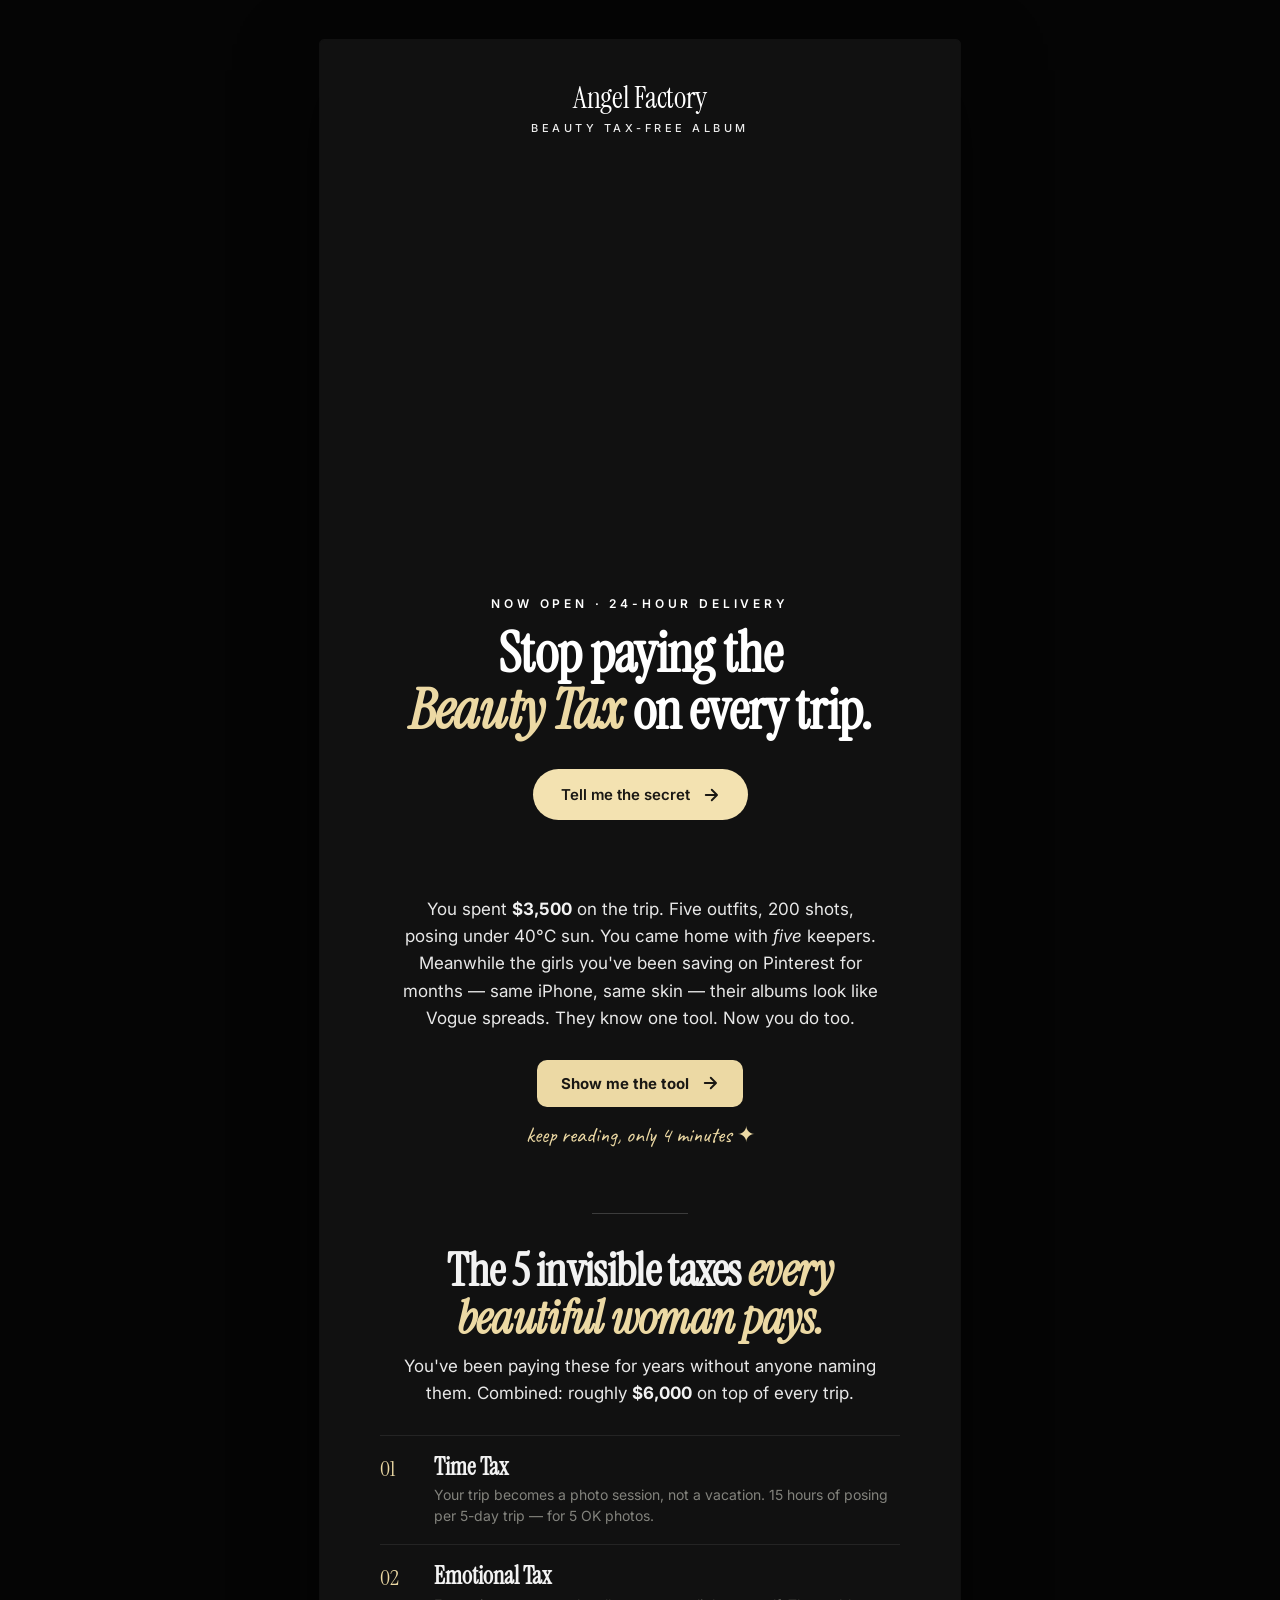
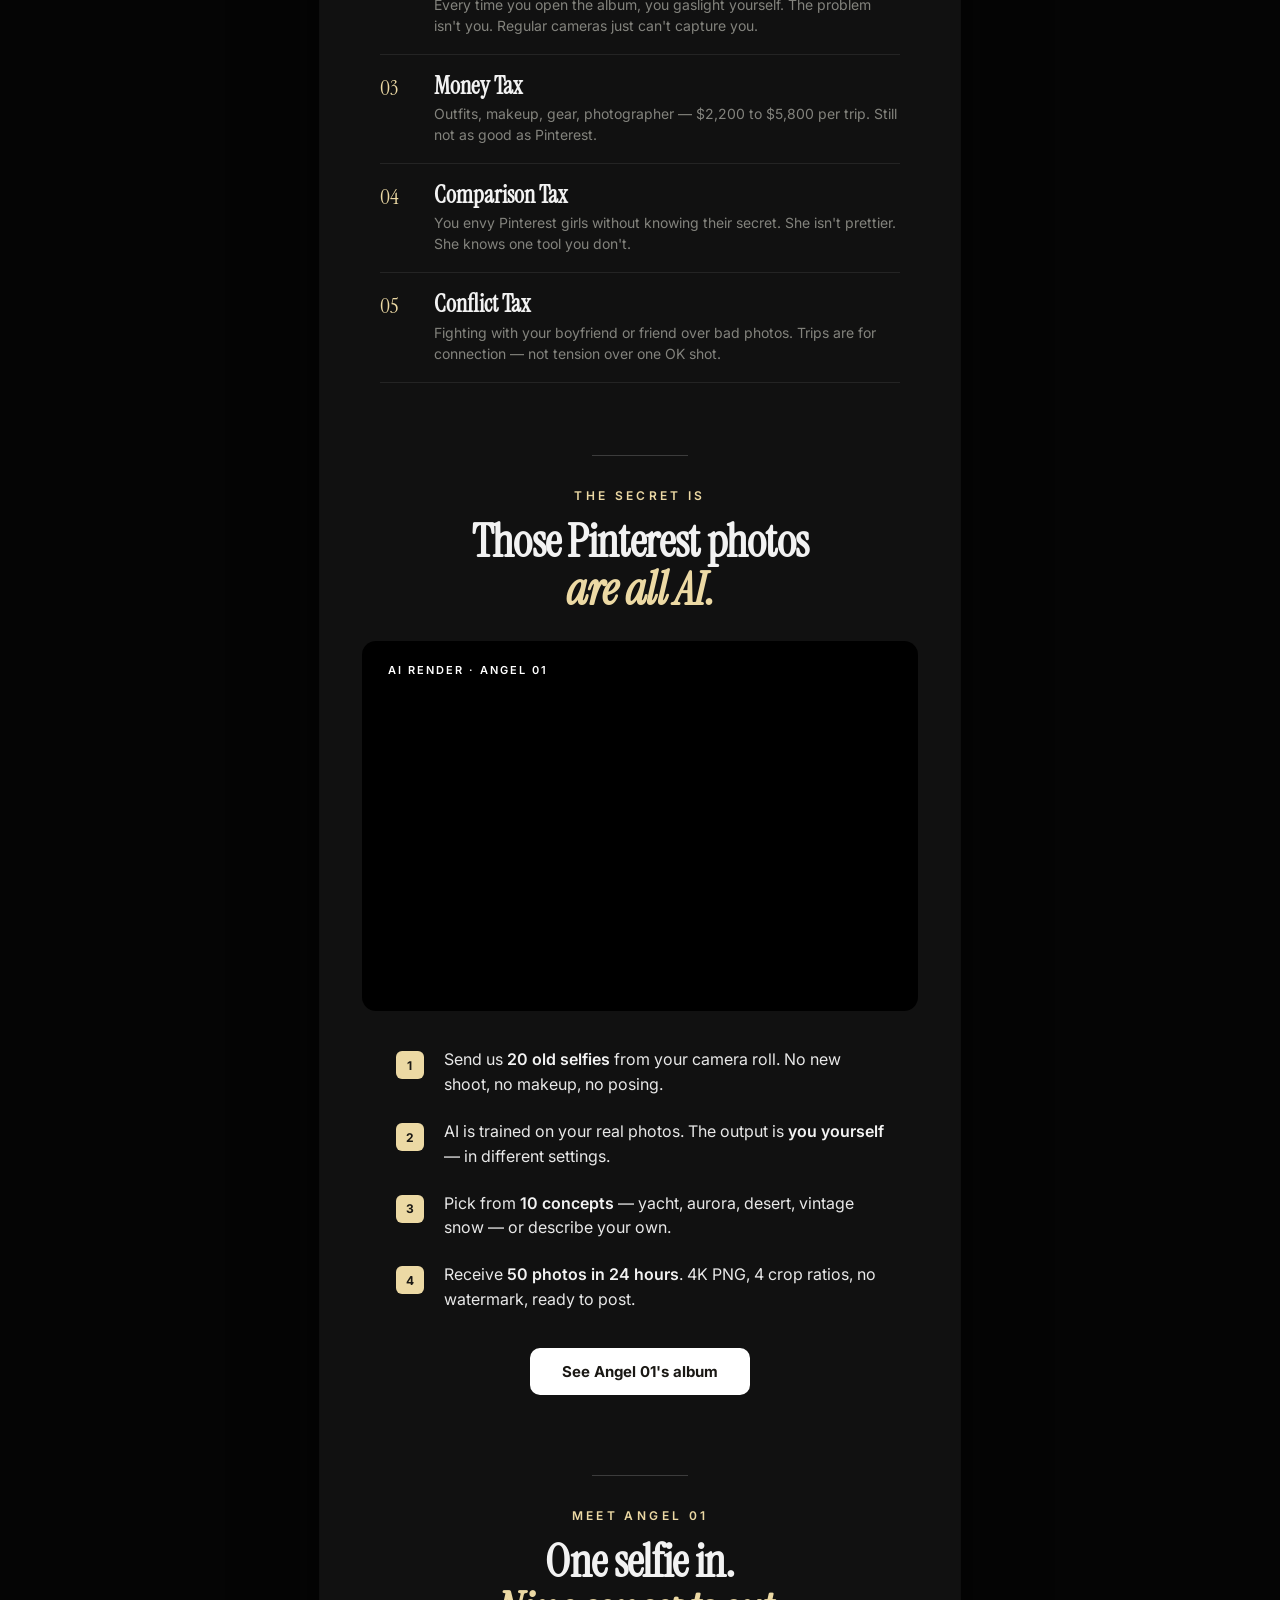
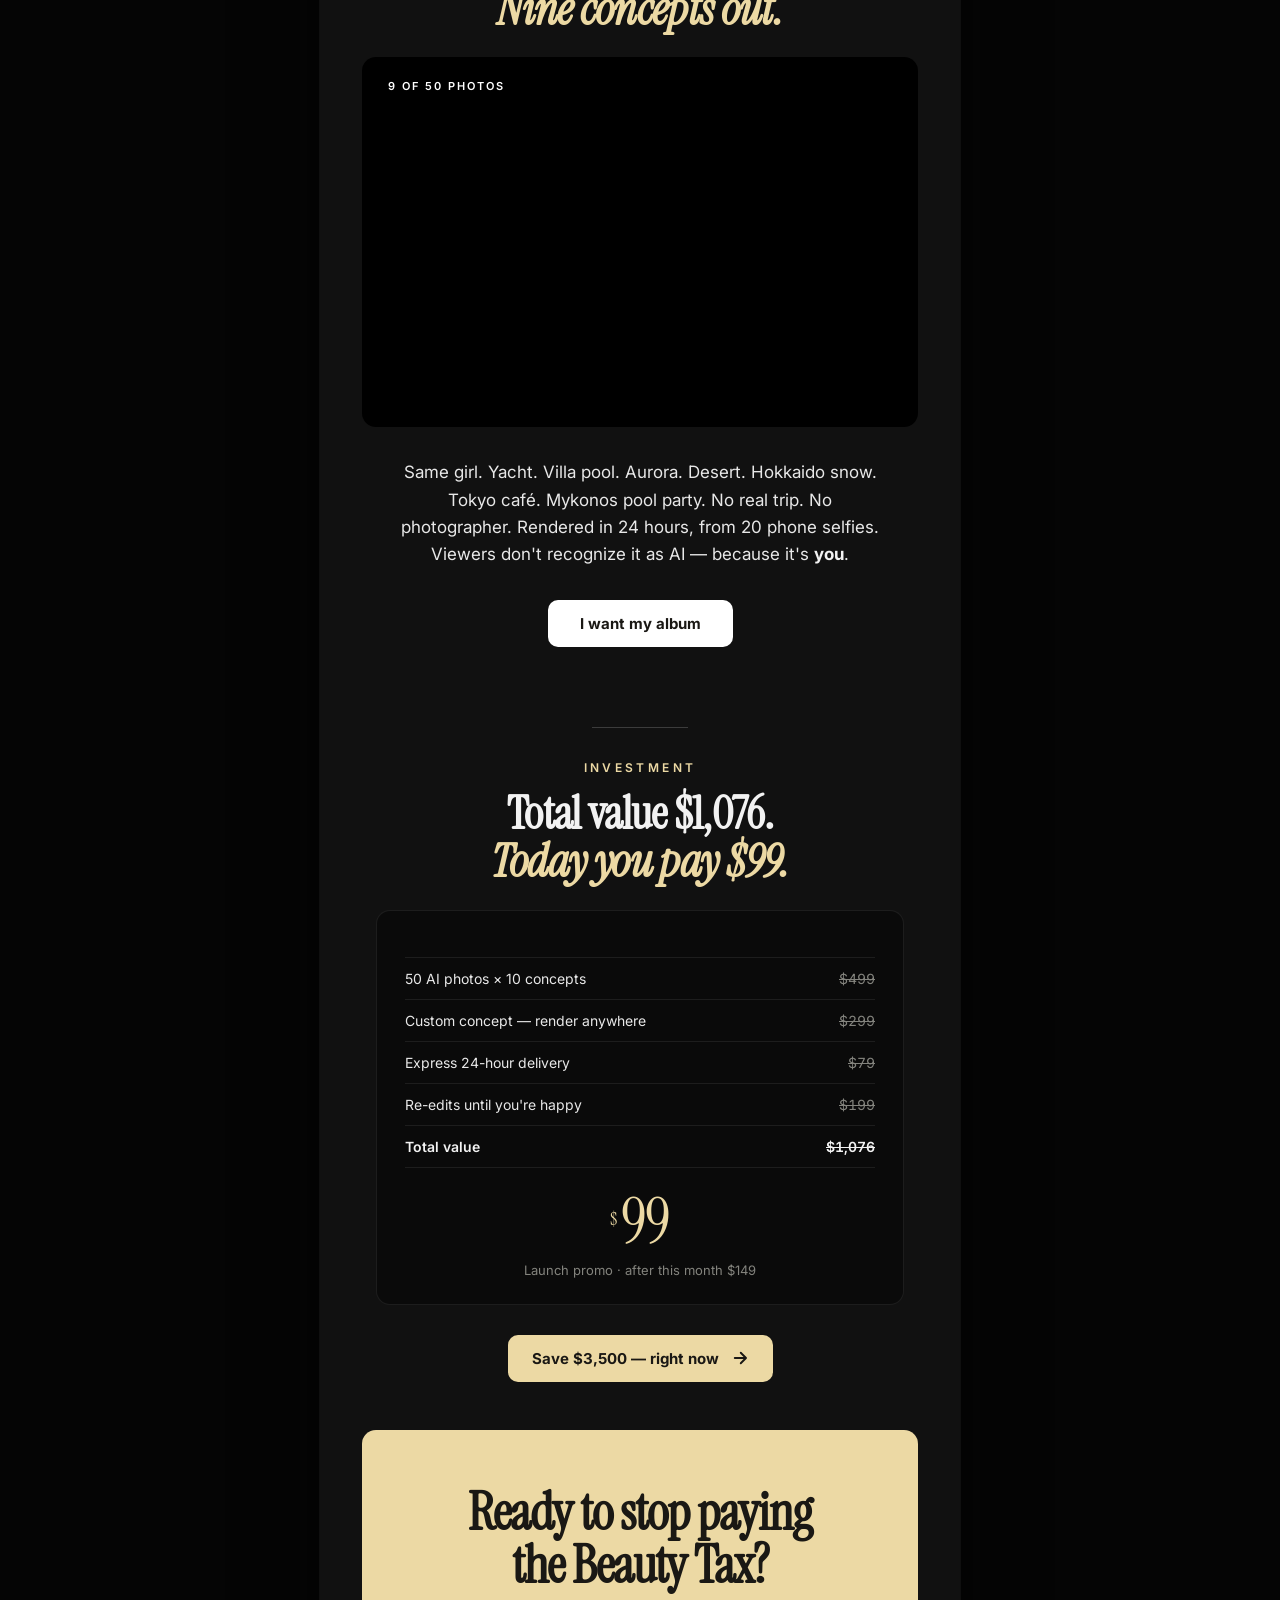
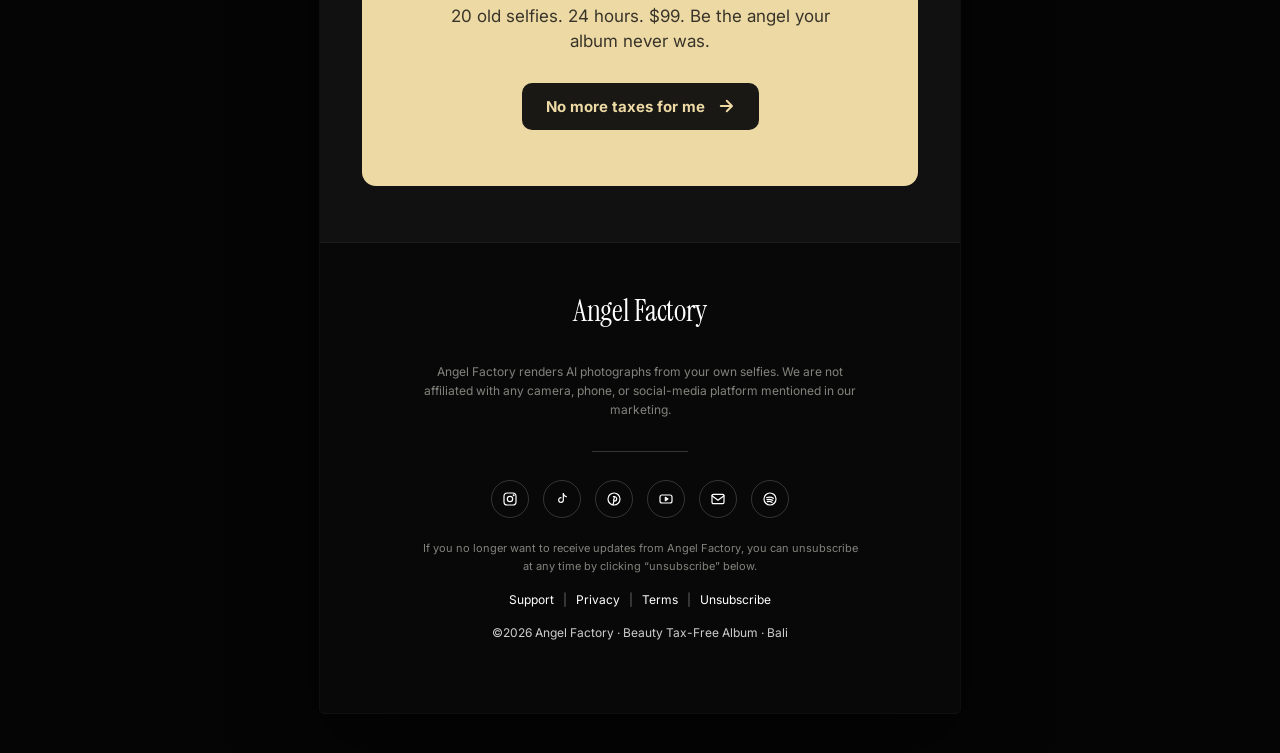
<file: Landing Page v1.html>
<!doctype html>
<html lang="en">
<head>
<meta charset="utf-8" />
<meta name="viewport" content="width=device-width, initial-scale=1" />
<title>Angel Factory · Beauty Tax-Free Album</title>

<link rel="preconnect" href="https://fonts.googleapis.com" />
<link rel="preconnect" href="https://fonts.gstatic.com" crossorigin />
<link href="https://fonts.googleapis.com/css2?family=Instrument+Serif:ital@0;1&family=Inter:wght@400;500;600;700&family=Caveat:wght@500&display=swap" rel="stylesheet" />

<style>
  :root {
    --page: #050505;
    --card: #111111;
    --footer: #080808;
    --text: #f2f2f2;
    --text-2: #e8e8e8;
    --muted: #83837d;
    --rule: rgba(255,255,255,0.18);
    --rule-2: rgba(255,255,255,0.08);

    /* Champagne accent — warm beauty-brand tone replacing the brief's industrial lime */
    --accent: #ecd9a4;
    --accent-strong: #f3e2b1;
    --accent-hover: #d9c386;
    --accent-ink: #1a1814;

    --font-display: 'Instrument Serif', 'Times New Roman', serif;
    --font-body: 'Inter', system-ui, sans-serif;
    --font-hand: 'Caveat', 'Instrument Serif', cursive;
  }

  * { box-sizing: border-box; }
  html, body { margin: 0; padding: 0; }
  body {
    background: var(--page);
    color: var(--text);
    font-family: var(--font-body);
    font-weight: 400;
    -webkit-font-smoothing: antialiased;
    text-rendering: optimizeLegibility;
  }
  a { color: inherit; text-decoration: none; }
  img, video { display: block; max-width: 100%; }

  /* ---- Page shell ---- */
  .page {
    min-height: 100vh;
    padding: 40px 16px;
  }
  .email {
    max-width: 640px;
    margin: 0 auto;
    box-shadow: 0 30px 80px rgba(0,0,0,0.55);
    border-radius: 4px;
    overflow: hidden;
    outline: 1px solid rgba(255,255,255,0.05);
  }
  .card { background: var(--card); color: var(--text); }

  /* ---- Type ---- */
  .display { font-family: var(--font-display); font-weight: 400; letter-spacing: -0.01em; }
  .ital { font-style: italic; }
  .eyebrow { font-size: 12px; letter-spacing: 0.28em; text-transform: uppercase; font-weight: 600; }
  .hand { font-family: var(--font-hand); font-size: 22px; color: var(--accent); }

  /* ---- Hero ---- */
  .hero {
    position: relative;
    width: 100%;
    aspect-ratio: 640 / 820;
    overflow: hidden;
  }
  .hero video {
    position: absolute; inset: 0;
    width: 100%; height: 100%;
    object-fit: cover;
  }
  .hero-overlay {
    position: absolute; inset: 0;
    background:
      linear-gradient(to bottom,
        rgba(17,17,17,0.55) 0%,
        rgba(17,17,17,0.10) 28%,
        rgba(17,17,17,0.10) 50%,
        rgba(17,17,17,0.55) 72%,
        rgba(17,17,17,0.92) 90%,
        rgba(17,17,17,1)    100%);
  }
  .hero-fg {
    position: relative; z-index: 2;
    height: 100%;
    display: flex; flex-direction: column; align-items: center;
    text-align: center;
    padding: 44px 28px 40px;
  }
  .brand-mark {
    color: #ffffff;
  }
  .brand-mark .name {
    font-family: var(--font-display);
    font-size: 30px;
    line-height: 0.95;
    letter-spacing: -0.01em;
  }
  .brand-mark .sub {
    font-size: 11px; letter-spacing: 0.32em; font-weight: 500;
    margin-top: 8px; opacity: 0.92;
  }
  .hero-now {
    margin-top: auto;
    padding-top: 120px;
    color: #ffffff;
    font-size: 12px; letter-spacing: 0.32em; font-weight: 600;
  }
  .hero-headline {
    margin: 14px 0 0;
    color: #ffffff;
    font-family: var(--font-display);
    font-size: 56px;
    line-height: 1.02;
    letter-spacing: -0.015em;
    max-width: 560px;
  }
  .hero-headline .accent-word {
    font-style: italic;
    color: var(--accent);
  }
  .hero-cta {
    margin-top: 30px;
    display: inline-flex; align-items: center; gap: 12px;
    background: var(--accent-strong);
    color: var(--accent-ink);
    font-weight: 600; font-size: 15px;
    border-radius: 999px;
    padding: 16px 28px;
    transition: transform 200ms ease, background 200ms ease;
    border: 0;
    cursor: pointer;
  }
  .hero-cta:hover { background: var(--accent-hover); transform: translateY(-2px); }
  .arrow { width: 18px; height: 18px; stroke: currentColor; fill: none; stroke-width: 2.5; }

  /* ---- Generic section helpers ---- */
  .section { padding: 0; }
  .pad-x { padding-left: 56px; padding-right: 56px; }
  .pad-x-narrow { padding-left: 78px; padding-right: 78px; }
  .pad-x-wide { padding-left: 42px; padding-right: 42px; }
  .center { text-align: center; }
  .lead {
    font-size: 17px; line-height: 1.6;
    color: var(--text-2);
  }
  .h-display {
    font-family: var(--font-display);
    font-size: 46px; line-height: 1.05; letter-spacing: -0.015em;
    color: var(--text);
    margin: 0;
  }
  .h-display .ital { color: var(--accent); }

  .btn {
    display: inline-flex; align-items: center; gap: 12px;
    font-weight: 700; font-size: 15px;
    padding: 14px 24px;
    border-radius: 10px;
    transition: transform 200ms ease, background 200ms ease, color 200ms ease;
    border: 0;
    cursor: pointer;
  }
  .btn-primary { background: var(--accent); color: var(--accent-ink); }
  .btn-primary:hover { background: var(--accent-hover); transform: translateY(-2px); }
  .btn-solid { background: #ffffff; color: var(--accent-ink); padding: 14px 32px; }
  .btn-solid:hover { background: #e8e8e8; transform: translateY(-2px); }

  .row-center { display: flex; justify-content: center; }

  .divider { padding: 32px 0; display: flex; justify-content: center; }
  .divider .rule { height: 1px; width: 96px; background: var(--rule); }

  /* ---- Step rows ---- */
  .steps { max-width: 489px; margin: 0 auto; }
  .step { display: flex; align-items: flex-start; gap: 20px; margin-bottom: 22px; }
  .step:last-child { margin-bottom: 0; }
  .step .num {
    flex-shrink: 0;
    width: 28px; height: 28px;
    border-radius: 6px;
    background: var(--accent);
    color: var(--accent-ink);
    display: flex; align-items: center; justify-content: center;
    font-weight: 700; font-size: 12px;
    margin-top: 4px;
    font-family: var(--font-body);
  }
  .step .body {
    font-size: 16px; line-height: 1.55; color: var(--text-2);
  }
  .step .body b { color: var(--text); font-weight: 600; }

  /* ---- Video card ---- */
  .video-card {
    display: block;
    overflow: hidden;
    border-radius: 14px;
    position: relative;
    background: #000;
  }
  .video-card video {
    width: 100%; height: 370px; object-fit: cover;
    transition: transform 700ms ease;
  }
  .video-card:hover video { transform: scale(1.03); }
  .video-card .badge {
    position: absolute;
    left: 16px; top: 16px;
    background: rgba(0,0,0,0.55);
    backdrop-filter: blur(6px);
    -webkit-backdrop-filter: blur(6px);
    color: #fff;
    font-size: 11px; letter-spacing: 0.18em; text-transform: uppercase;
    padding: 6px 10px; border-radius: 999px;
    font-weight: 600;
  }

  /* ---- Tax list (replaces image grid for that section) ---- */
  .tax-list { max-width: 520px; margin: 0 auto; }
  .tax-row {
    display: grid;
    grid-template-columns: 36px 1fr;
    gap: 18px;
    padding: 18px 0;
    border-top: 1px solid var(--rule-2);
  }
  .tax-row:last-child { border-bottom: 1px solid var(--rule-2); }
  .tax-num {
    font-family: var(--font-display);
    font-size: 22px; color: var(--accent);
    line-height: 1;
    padding-top: 4px;
  }
  .tax-name {
    font-family: var(--font-display);
    font-size: 24px; line-height: 1.1;
    color: var(--text);
    margin: 0 0 4px;
  }
  .tax-blurb {
    font-size: 14px; line-height: 1.5; color: var(--muted);
    margin: 0;
  }

  /* ---- Pricing block ---- */
  .price-card {
    background: #0a0a0a;
    border: 1px solid var(--rule-2);
    border-radius: 14px;
    padding: 28px 28px 26px;
    text-align: center;
  }
  .price-card .stack {
    display: flex; flex-direction: column;
    text-align: left;
    margin: 18px 0 22px;
    border-top: 1px solid var(--rule-2);
  }
  .price-card .row {
    display: flex; justify-content: space-between; align-items: baseline;
    padding: 12px 0;
    border-bottom: 1px solid var(--rule-2);
    font-size: 14px;
  }
  .price-card .row .label { color: var(--text-2); padding-right: 12px; }
  .price-card .row .val { color: var(--muted); text-decoration: line-through; font-variant-numeric: tabular-nums; }
  .price-card .row.total .label { color: var(--text); font-weight: 600; }
  .price-card .row.total .val { color: var(--text); text-decoration: line-through; font-weight: 600; }
  .price-today {
    font-family: var(--font-display);
    font-size: 64px; line-height: 1; letter-spacing: -0.02em;
    color: var(--accent);
  }
  .price-today small {
    font-size: 18px; vertical-align: 18px; margin-right: 4px;
    color: var(--accent);
  }
  .price-foot {
    font-size: 13px; color: var(--muted); margin-top: 8px;
  }

  /* ---- Lime CTA card → champagne ---- */
  .accent-card {
    background: var(--accent);
    color: var(--accent-ink);
    border-radius: 14px;
    padding: 56px 32px;
    text-align: center;
  }
  .accent-card h2 {
    font-family: var(--font-display);
    font-size: 52px; line-height: 1.02; letter-spacing: -0.02em;
    color: var(--accent-ink);
    margin: 0 0 12px;
  }
  .accent-card p {
    font-size: 17px; line-height: 1.5;
    color: var(--accent-ink);
    opacity: 0.85;
    margin: 0 auto 28px;
    max-width: 380px;
  }
  .accent-card .btn-primary {
    background: var(--accent-ink);
    color: var(--accent);
  }
  .accent-card .btn-primary:hover { background: #000; }

  /* ---- Footer ---- */
  footer.site {
    background: var(--footer);
    color: #fff;
    padding: 48px 40px 40px;
    text-align: center;
    border-top: 1px solid var(--rule-2);
  }
  .wordmark {
    font-family: var(--font-display);
    font-size: 30px; letter-spacing: -0.01em; color: #fff;
    transition: color 200ms ease;
    display: inline-block;
    padding-bottom: 32px;
  }
  .wordmark:hover { color: var(--accent); }
  .disclaimer {
    font-size: 12px; color: var(--muted); line-height: 1.6;
    padding-bottom: 32px;
    max-width: 440px; margin: 0 auto;
  }
  .socials {
    display: flex; justify-content: center; gap: 14px;
    padding-bottom: 22px;
  }
  .socials a {
    width: 38px; height: 38px;
    border-radius: 999px;
    border: 1px solid rgba(255,255,255,0.18);
    display: inline-flex; align-items: center; justify-content: center;
    color: #fff;
    transition: background 200ms ease, color 200ms ease, border-color 200ms ease;
  }
  .socials svg { width: 16px; height: 16px; }
  .socials a:hover {
    background: #fff; color: var(--accent-ink);
    border-color: #fff;
  }
  .unsubscribe {
    font-size: 11px; color: var(--muted); line-height: 1.6;
    padding-bottom: 16px;
    max-width: 440px; margin: 0 auto;
  }
  .legal-links {
    font-size: 12px; padding-bottom: 14px;
  }
  .legal-links a:hover { text-decoration: underline; }
  .legal-links .pipe { color: #6c6b66; padding: 0 6px; }
  .copyright {
    font-size: 12px; color: rgba(255,255,255,0.8);
    transition: color 200ms ease;
  }
  .copyright:hover { color: #fff; }

  /* ---- Small responsive tweaks ---- */
  @media (max-width: 540px) {
    .pad-x { padding-left: 28px; padding-right: 28px; }
    .pad-x-narrow { padding-left: 28px; padding-right: 28px; }
    .pad-x-wide { padding-left: 20px; padding-right: 20px; }
    .h-display { font-size: 38px; }
    .hero-headline { font-size: 44px; }
    .hero-fg { padding: 36px 22px 32px; }
    .accent-card h2 { font-size: 40px; }
    .accent-card { padding: 44px 22px; }
    footer.site { padding: 40px 24px 32px; }
    .video-card video { height: 280px; }
    .price-today { font-size: 52px; }
  }
</style>
</head>
<body>

<div class="page">
  <article class="email">

    <!-- ====================== HERO ====================== -->
    <section class="card hero" data-screen-label="01 Hero">
      <video autoplay muted loop playsinline preload="metadata">
        <source src="assets/hero.mp4" type="video/mp4" />
      </video>
      <div class="hero-overlay"></div>
      <div class="hero-fg">
        <div class="brand-mark">
          <div class="name">Angel Factory</div>
          <div class="sub">BEAUTY TAX-FREE ALBUM</div>
        </div>

        <div class="hero-now">NOW OPEN · 24-HOUR DELIVERY</div>

        <h1 class="hero-headline">
          Stop paying the<br />
          <span class="accent-word">Beauty Tax</span> on every trip.
        </h1>

        <a href="#enroll" class="hero-cta">
          Tell me the secret
          <svg class="arrow" viewBox="0 0 24 24" stroke-linecap="round" stroke-linejoin="round"><path d="M5 12h14"/><path d="M13 5l7 7-7 7"/></svg>
        </a>
      </div>
    </section>

    <!-- ====================== INTRO COPY ====================== -->
    <section class="card section pad-x-narrow" style="padding-top:36px; padding-bottom:32px;" data-screen-label="02 Intro">
      <p class="lead center" style="margin:0;">
        You spent <b style="color:var(--text);">$3,500</b> on the trip. Five outfits, 200 shots, posing under 40&deg;C
        sun. You came home with <i>five</i> keepers. Meanwhile the girls you've been saving on Pinterest
        for months &mdash; same iPhone, same skin &mdash; their albums look like Vogue spreads.
        They know one tool. Now you do too.
      </p>
      <div class="row-center" style="padding-top:28px;">
        <a href="#enroll" class="btn btn-primary">
          Show me the tool
          <svg class="arrow" viewBox="0 0 24 24" stroke-linecap="round" stroke-linejoin="round"><path d="M5 12h14"/><path d="M13 5l7 7-7 7"/></svg>
        </a>
      </div>
      <div class="row-center" style="padding-top:14px;">
        <span class="hand">keep reading, only 4 minutes &#10022;</span>
      </div>
    </section>

    <div class="card divider"><div class="rule"></div></div>

    <!-- ====================== TAXES ====================== -->
    <section class="card section pad-x" style="padding-bottom:40px;" data-screen-label="03 Taxes">
      <h2 class="h-display center" style="padding-bottom:10px;">
        The 5 invisible taxes <span class="ital">every beautiful woman pays.</span>
      </h2>
      <p class="lead center" style="max-width:480px; margin:0 auto 28px;">
        You've been paying these for years without anyone naming them. Combined: roughly
        <b style="color:var(--text);">$6,000</b> on top of every trip.
      </p>

      <div class="tax-list">
        <div class="tax-row">
          <div class="tax-num">01</div>
          <div>
            <h3 class="tax-name">Time Tax</h3>
            <p class="tax-blurb">Your trip becomes a photo session, not a vacation. 15 hours of posing per 5-day trip &mdash; for 5 OK photos.</p>
          </div>
        </div>
        <div class="tax-row">
          <div class="tax-num">02</div>
          <div>
            <h3 class="tax-name">Emotional Tax</h3>
            <p class="tax-blurb">Every time you open the album, you gaslight yourself. The problem isn't you. Regular cameras just can't capture you.</p>
          </div>
        </div>
        <div class="tax-row">
          <div class="tax-num">03</div>
          <div>
            <h3 class="tax-name">Money Tax</h3>
            <p class="tax-blurb">Outfits, makeup, gear, photographer &mdash; $2,200 to $5,800 per trip. Still not as good as Pinterest.</p>
          </div>
        </div>
        <div class="tax-row">
          <div class="tax-num">04</div>
          <div>
            <h3 class="tax-name">Comparison Tax</h3>
            <p class="tax-blurb">You envy Pinterest girls without knowing their secret. She isn't prettier. She knows one tool you don't.</p>
          </div>
        </div>
        <div class="tax-row">
          <div class="tax-num">05</div>
          <div>
            <h3 class="tax-name">Conflict Tax</h3>
            <p class="tax-blurb">Fighting with your boyfriend or friend over bad photos. Trips are for connection &mdash; not tension over one OK shot.</p>
          </div>
        </div>
      </div>
    </section>

    <div class="card divider"><div class="rule"></div></div>

    <!-- ====================== THE SECRET ====================== -->
    <section class="card section" data-screen-label="04 The secret">
      <div class="pad-x" style="padding-bottom:28px;">
        <div class="eyebrow center" style="color:var(--accent); padding-bottom:14px;">The secret is</div>
        <h2 class="h-display center">
          Those Pinterest photos<br />
          <span class="ital">are all AI.</span>
        </h2>
      </div>

      <div class="pad-x-wide" style="padding-bottom:36px;">
        <a href="#enroll" class="video-card">
          <span class="badge">AI render &middot; Angel 01</span>
          <video autoplay muted loop playsinline preload="metadata">
            <source src="assets/hero.mp4" type="video/mp4" />
          </video>
        </a>
      </div>

      <div class="pad-x" style="padding-bottom:36px;">
        <div class="steps">
          <div class="step">
            <div class="num">1</div>
            <div class="body">Send us <b>20 old selfies</b> from your camera roll. No new shoot, no makeup, no posing.</div>
          </div>
          <div class="step">
            <div class="num">2</div>
            <div class="body">AI is trained on your real photos. The output is <b>you yourself</b> &mdash; in different settings.</div>
          </div>
          <div class="step">
            <div class="num">3</div>
            <div class="body">Pick from <b>10 concepts</b> &mdash; yacht, aurora, desert, vintage snow &mdash; or describe your own.</div>
          </div>
          <div class="step">
            <div class="num">4</div>
            <div class="body">Receive <b>50 photos in 24 hours</b>. 4K PNG, 4 crop ratios, no watermark, ready to post.</div>
          </div>
        </div>
      </div>

      <div class="row-center" style="padding-bottom:48px;">
        <a href="#enroll" class="btn btn-solid">See Angel 01's album</a>
      </div>
    </section>

    <div class="card divider"><div class="rule"></div></div>

    <!-- ====================== ANGEL 01 — RESULT ====================== -->
    <section class="card section" data-screen-label="05 Angel 01">
      <div class="pad-x" style="padding-bottom:24px;">
        <div class="eyebrow center" style="color:var(--accent); padding-bottom:14px;">Meet Angel 01</div>
        <h2 class="h-display center">
          One selfie in.<br />
          <span class="ital">Nine concepts out.</span>
        </h2>
      </div>

      <div class="pad-x-wide" style="padding-bottom:32px;">
        <a href="#enroll" class="video-card">
          <span class="badge">9 of 50 photos</span>
          <video autoplay muted loop playsinline preload="metadata">
            <source src="assets/hero.mp4" type="video/mp4" />
          </video>
        </a>
      </div>

      <div class="pad-x-narrow" style="padding-bottom:32px;">
        <p class="lead center" style="margin:0;">
          Same girl. Yacht. Villa pool. Aurora. Desert. Hokkaido snow. Tokyo caf&eacute;. Mykonos pool party.
          No real trip. No photographer. Rendered in 24 hours, from 20 phone selfies. Viewers don't recognize
          it as AI &mdash; because it's <b style="color:var(--text);">you</b>.
        </p>
      </div>

      <div class="row-center" style="padding-bottom:48px;">
        <a href="#enroll" class="btn btn-solid">I want my album</a>
      </div>
    </section>

    <div class="card divider"><div class="rule"></div></div>

    <!-- ====================== INVESTMENT ====================== -->
    <section class="card section pad-x" style="padding-bottom:48px;" id="enroll" data-screen-label="06 Investment">
      <div class="eyebrow center" style="color:var(--accent); padding-bottom:14px;">Investment</div>
      <h2 class="h-display center" style="padding-bottom:24px;">
        Total value $1,076.<br />
        <span class="ital">Today you pay $99.</span>
      </h2>

      <div class="price-card">
        <div class="stack">
          <div class="row">
            <span class="label">50 AI photos &times; 10 concepts</span>
            <span class="val">$499</span>
          </div>
          <div class="row">
            <span class="label">Custom concept &mdash; render anywhere</span>
            <span class="val">$299</span>
          </div>
          <div class="row">
            <span class="label">Express 24-hour delivery</span>
            <span class="val">$79</span>
          </div>
          <div class="row">
            <span class="label">Re-edits until you're happy</span>
            <span class="val">$199</span>
          </div>
          <div class="row total">
            <span class="label">Total value</span>
            <span class="val">$1,076</span>
          </div>
        </div>
        <div class="price-today"><small>$</small>99</div>
        <div class="price-foot">Launch promo &middot; after this month $149</div>
      </div>

      <div class="row-center" style="padding-top:30px;">
        <a href="#enroll" class="btn btn-primary">
          Save $3,500 &mdash; right now
          <svg class="arrow" viewBox="0 0 24 24" stroke-linecap="round" stroke-linejoin="round"><path d="M5 12h14"/><path d="M13 5l7 7-7 7"/></svg>
        </a>
      </div>
    </section>

    <!-- ====================== ACCENT CTA CARD ====================== -->
    <section class="card pad-x-wide" style="padding-bottom:56px;" data-screen-label="07 CTA">
      <div class="accent-card">
        <h2>Ready to stop paying<br />the Beauty Tax?</h2>
        <p>20 old selfies. 24 hours. $99. Be the angel your album never was.</p>
        <a href="#enroll" class="btn btn-primary">
          No more taxes for me
          <svg class="arrow" viewBox="0 0 24 24" stroke-linecap="round" stroke-linejoin="round"><path d="M5 12h14"/><path d="M13 5l7 7-7 7"/></svg>
        </a>
      </div>
    </section>

    <!-- ====================== FOOTER ====================== -->
    <footer class="site" data-screen-label="08 Footer">
      <a href="#" class="wordmark">Angel Factory</a>

      <p class="disclaimer">
        Angel Factory renders AI photographs from your own selfies. We are not affiliated with any
        camera, phone, or social-media platform mentioned in our marketing.
      </p>

      <div class="row-center" style="padding-bottom:28px;">
        <div style="height:1px; width:96px; background: var(--rule);"></div>
      </div>

      <div class="socials" aria-label="Social links">
        <a href="#" aria-label="Instagram">
          <svg viewBox="0 0 24 24" fill="none" stroke="currentColor" stroke-width="1.8" stroke-linecap="round" stroke-linejoin="round"><rect x="3" y="3" width="18" height="18" rx="5"/><circle cx="12" cy="12" r="4"/><circle cx="17.5" cy="6.5" r="0.6" fill="currentColor"/></svg>
        </a>
        <a href="#" aria-label="TikTok">
          <svg viewBox="0 0 24 24" fill="none" stroke="currentColor" stroke-width="1.8" stroke-linecap="round" stroke-linejoin="round"><path d="M14 4v9.5a3.5 3.5 0 1 1-3.5-3.5"/><path d="M14 4c.4 2.4 2 4 4.5 4.4"/></svg>
        </a>
        <a href="#" aria-label="Pinterest">
          <svg viewBox="0 0 24 24" fill="none" stroke="currentColor" stroke-width="1.8" stroke-linecap="round" stroke-linejoin="round"><circle cx="12" cy="12" r="9"/><path d="M11 8.5c2.5-.5 5 .5 5 3 0 2-1.5 3.5-3 3.5-1.2 0-1.7-.8-1.5-1.7L12.5 10"/><path d="M10.5 21l1.5-7"/></svg>
        </a>
        <a href="#" aria-label="YouTube">
          <svg viewBox="0 0 24 24" fill="none" stroke="currentColor" stroke-width="1.8" stroke-linecap="round" stroke-linejoin="round"><rect x="3" y="6" width="18" height="12" rx="3"/><path d="M11 9.5l4 2.5-4 2.5z" fill="currentColor"/></svg>
        </a>
        <a href="#" aria-label="Email">
          <svg viewBox="0 0 24 24" fill="none" stroke="currentColor" stroke-width="1.8" stroke-linecap="round" stroke-linejoin="round"><rect x="3" y="5" width="18" height="14" rx="2"/><path d="M3 7l9 7 9-7"/></svg>
        </a>
        <a href="#" aria-label="Spotify">
          <svg viewBox="0 0 24 24" fill="none" stroke="currentColor" stroke-width="1.8" stroke-linecap="round" stroke-linejoin="round"><circle cx="12" cy="12" r="9"/><path d="M7 10c3-1 7-1 10 1"/><path d="M7.5 13c2.5-.8 6-.5 8.5 1"/><path d="M8 16c2-.5 5-.3 7 1"/></svg>
        </a>
      </div>

      <p class="unsubscribe">
        If you no longer want to receive updates from Angel Factory, you can unsubscribe at any
        time by clicking &ldquo;unsubscribe&rdquo; below.
      </p>

      <div class="legal-links">
        <a href="#" class="hover-underline">Support</a>
        <span class="pipe">|</span>
        <a href="#" class="hover-underline">Privacy</a>
        <span class="pipe">|</span>
        <a href="#" class="hover-underline">Terms</a>
        <span class="pipe">|</span>
        <a href="#" class="hover-underline">Unsubscribe</a>
      </div>

      <a href="#" class="copyright">&copy;2026 Angel Factory &middot; Beauty Tax-Free Album &middot; Bali</a>

      <div style="height:32px;"></div>
    </footer>

  </article>
</div>

<template id="__bundler_thumbnail" data-bg-color="#050505">
  <svg viewBox="0 0 1200 800" xmlns="http://www.w3.org/2000/svg">
    <rect x="320" y="100" width="560" height="600" rx="12" fill="#111111" stroke="#ecd9a4" stroke-opacity="0.25"/>
    <text x="600" y="380" text-anchor="middle" font-family="Times New Roman, serif" font-size="78" fill="#ffffff" font-style="italic">Angel</text>
    <text x="600" y="470" text-anchor="middle" font-family="Times New Roman, serif" font-size="78" fill="#ecd9a4" font-style="italic">Factory</text>
    <rect x="500" y="540" width="200" height="44" rx="22" fill="#ecd9a4"/>
    <text x="600" y="569" text-anchor="middle" font-family="Inter, sans-serif" font-size="16" fill="#1a1814" font-weight="700">Enroll</text>
  </svg>
</template>

</body>
</html>
</file>
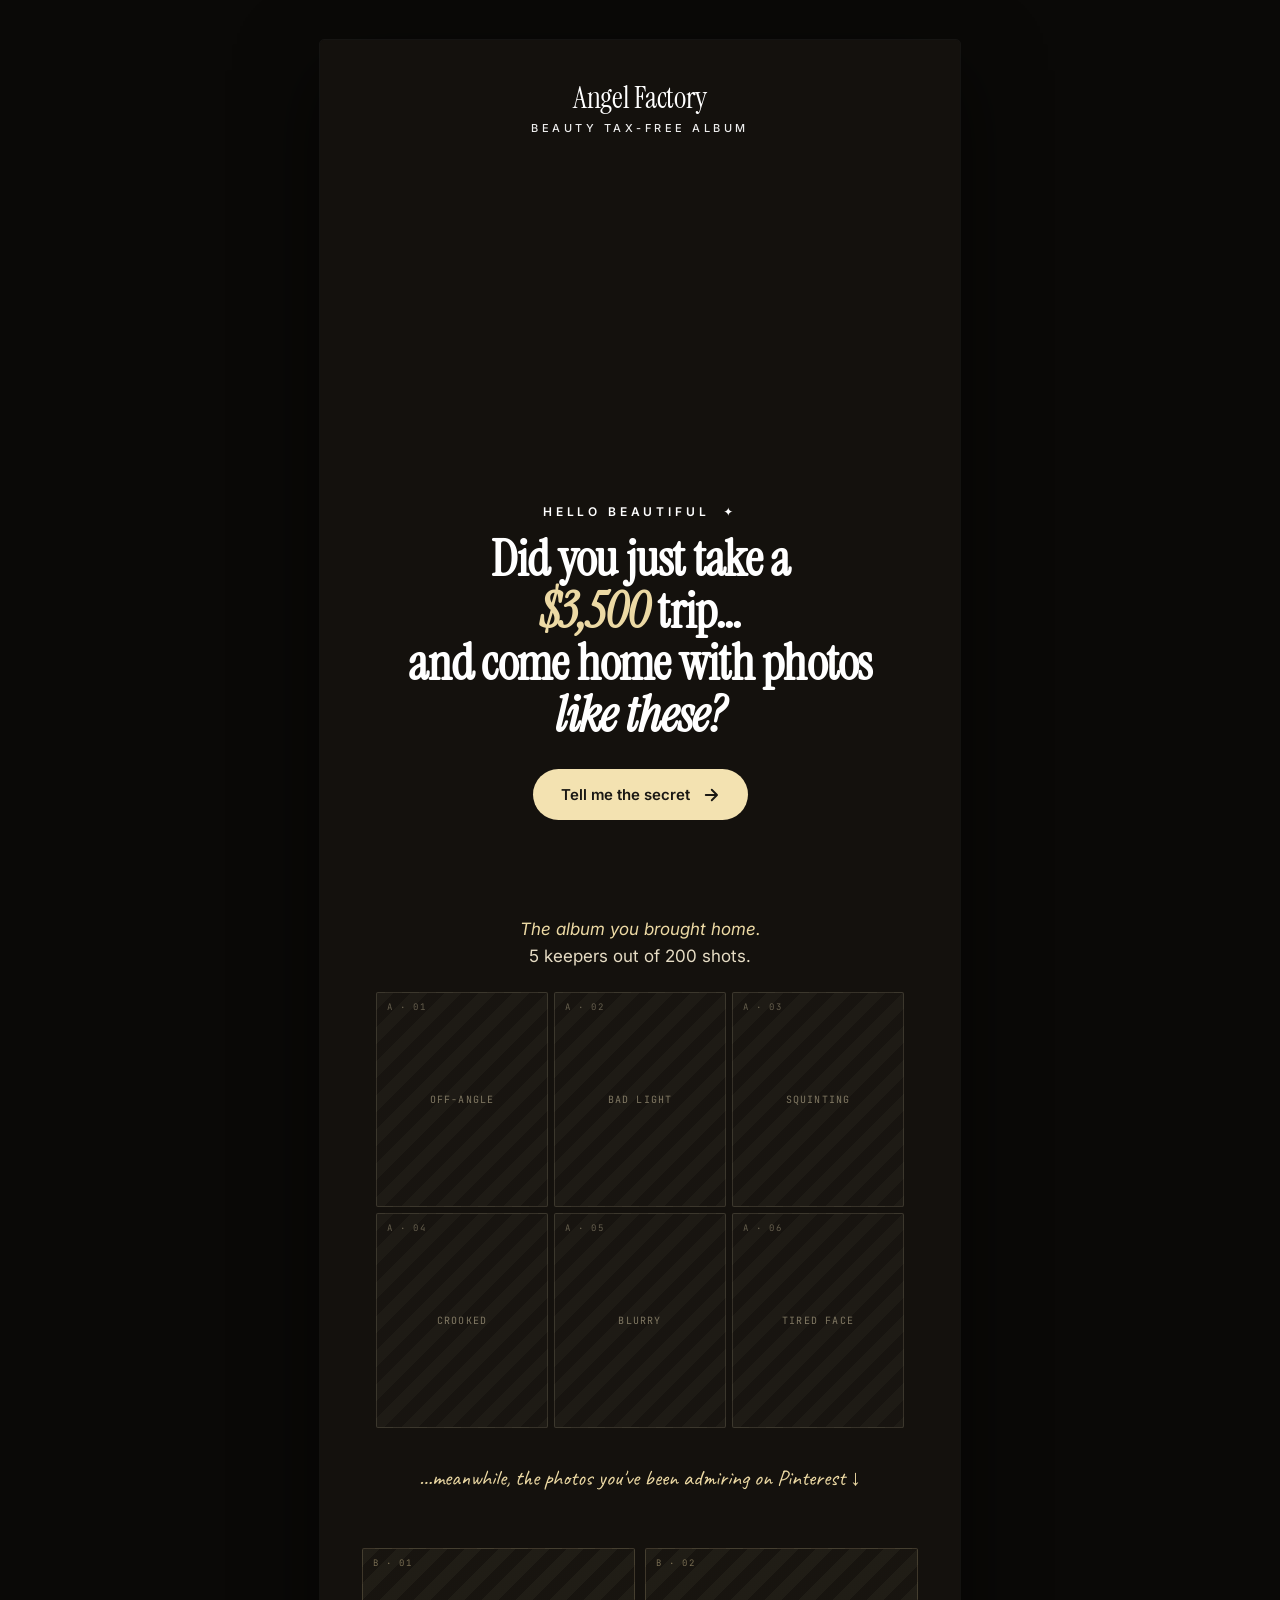
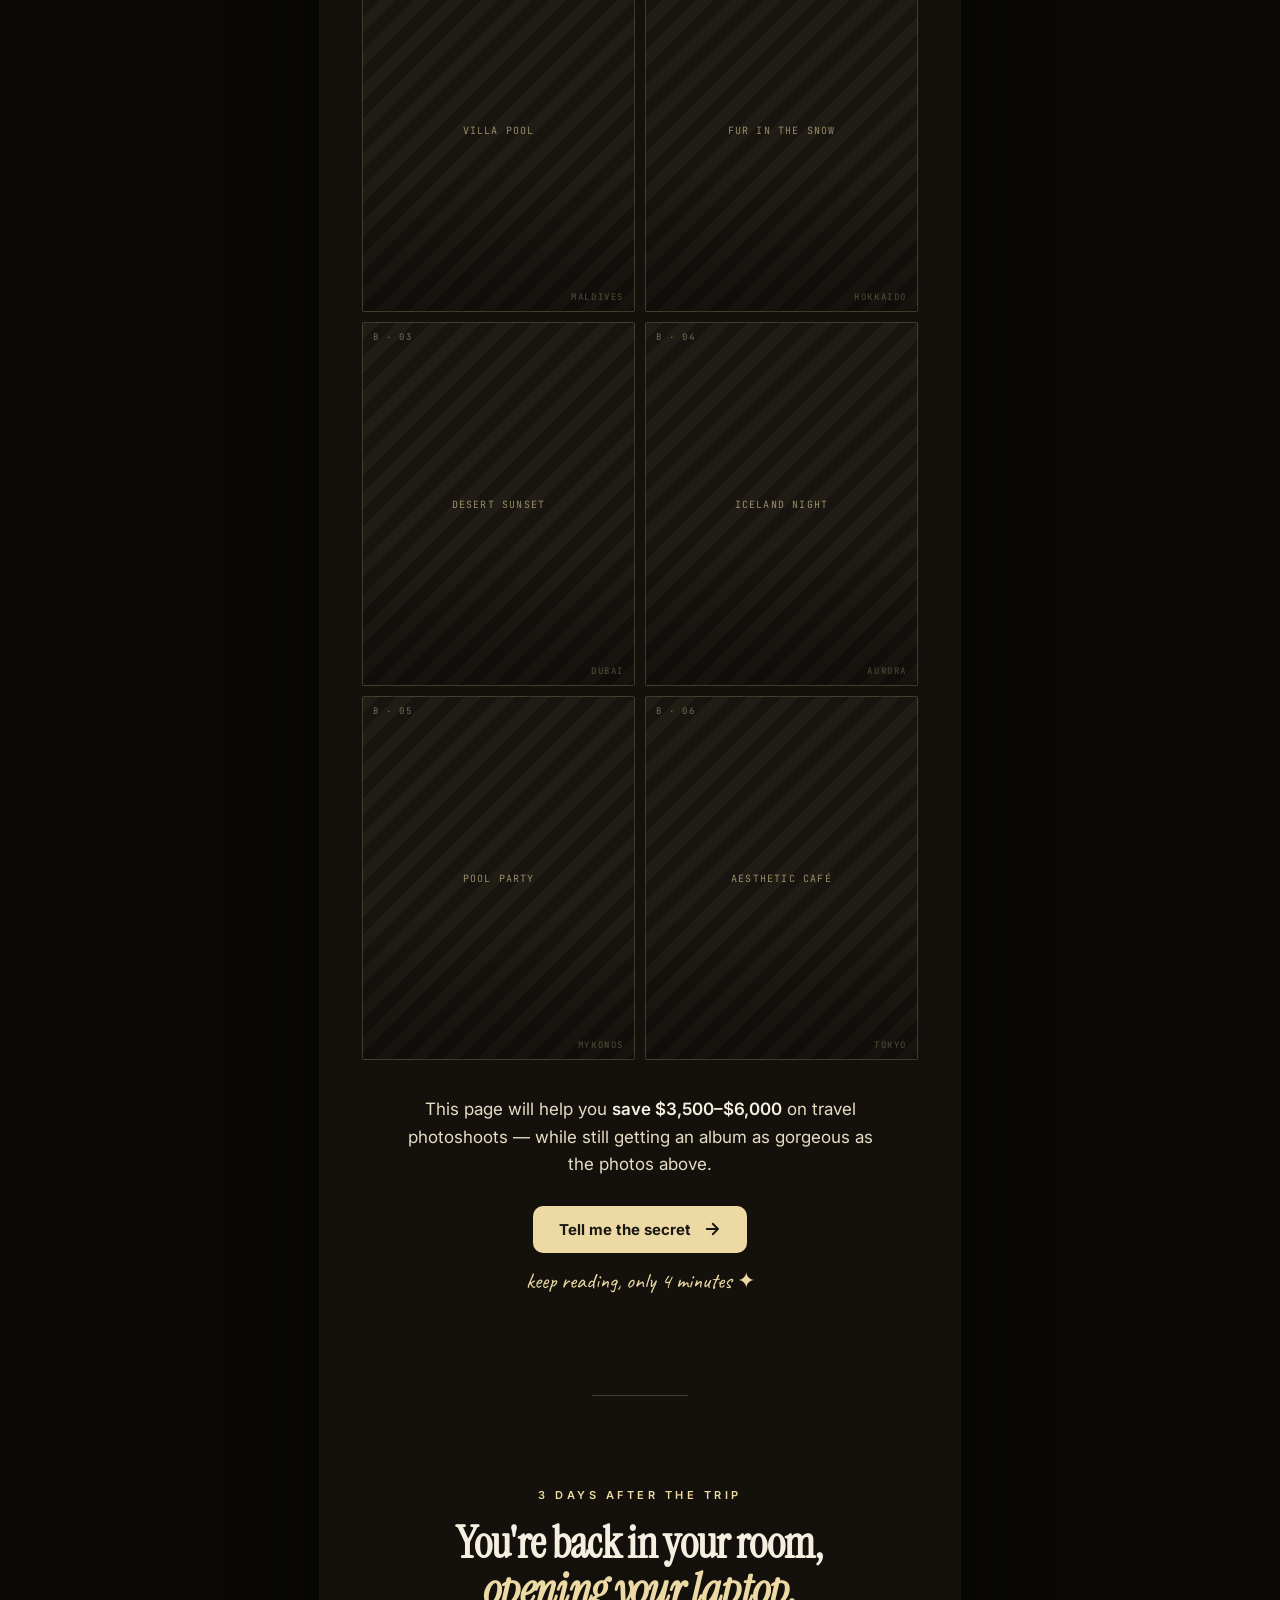
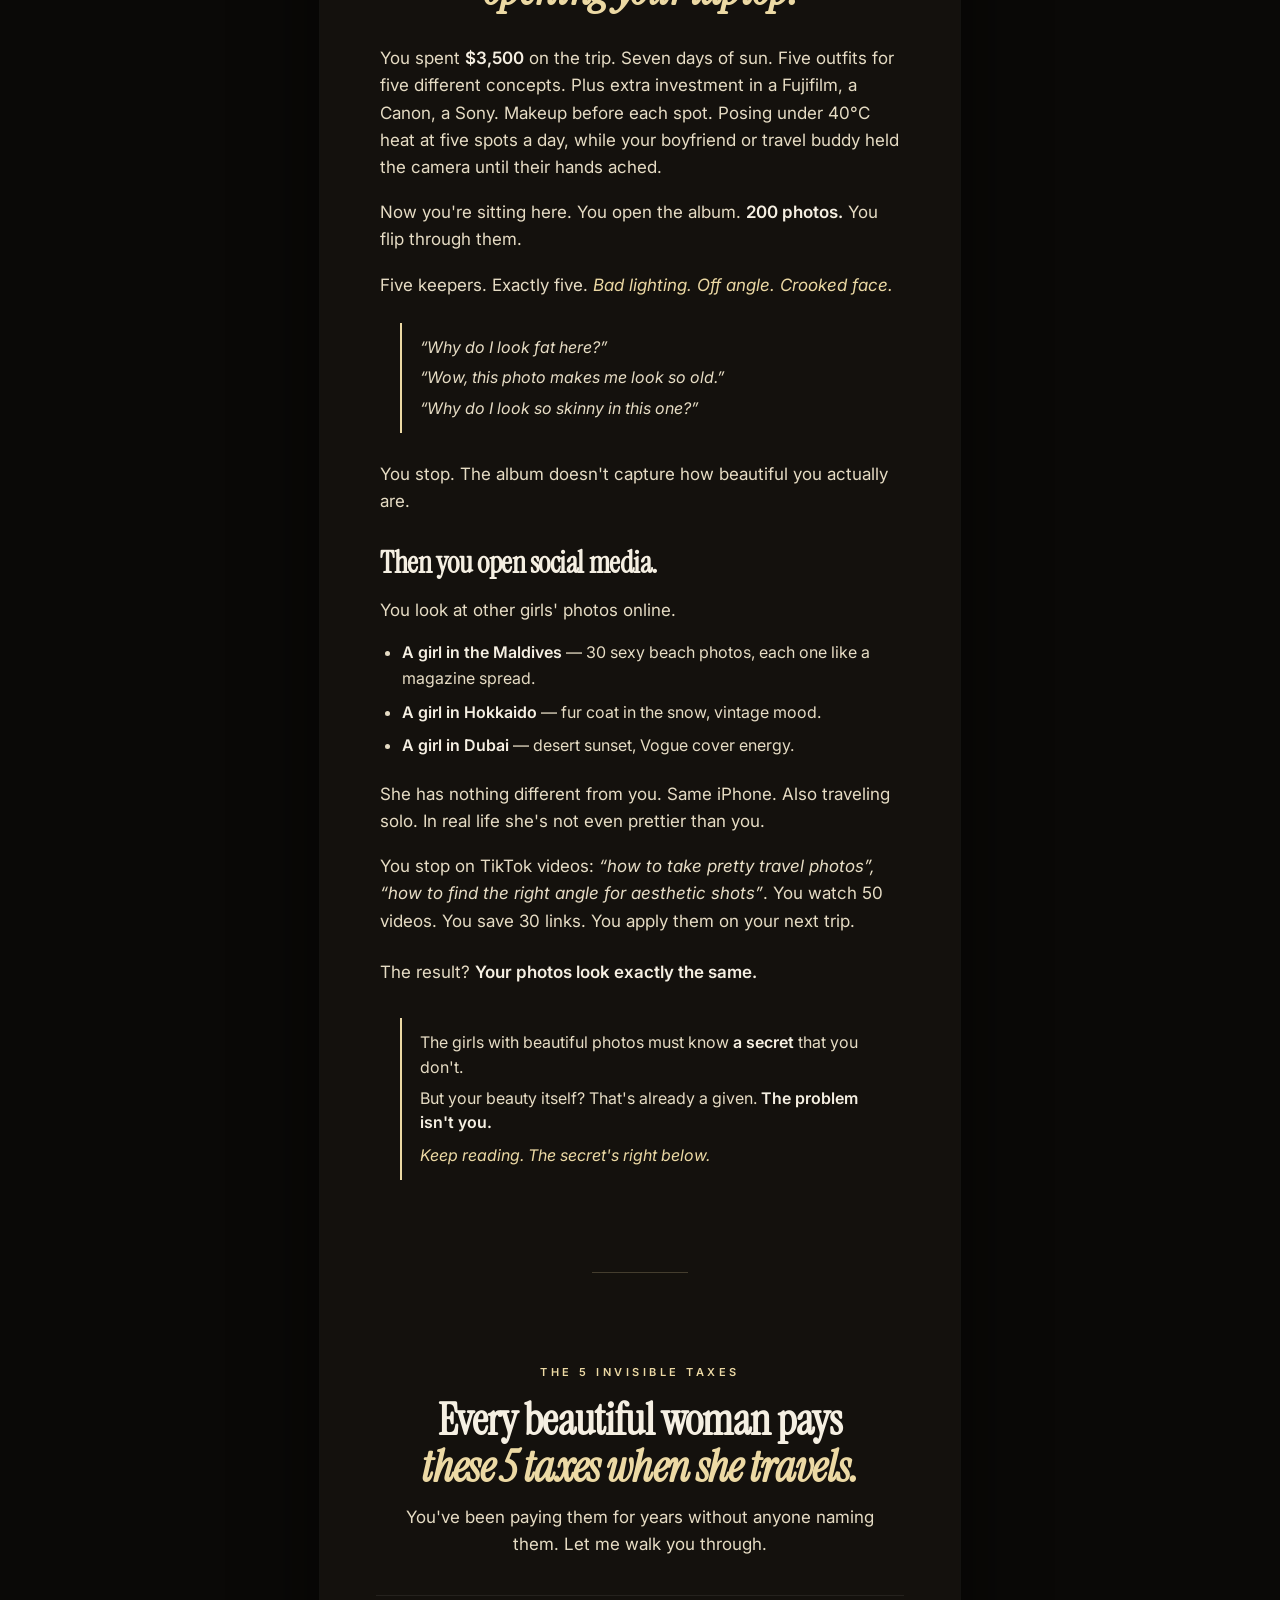
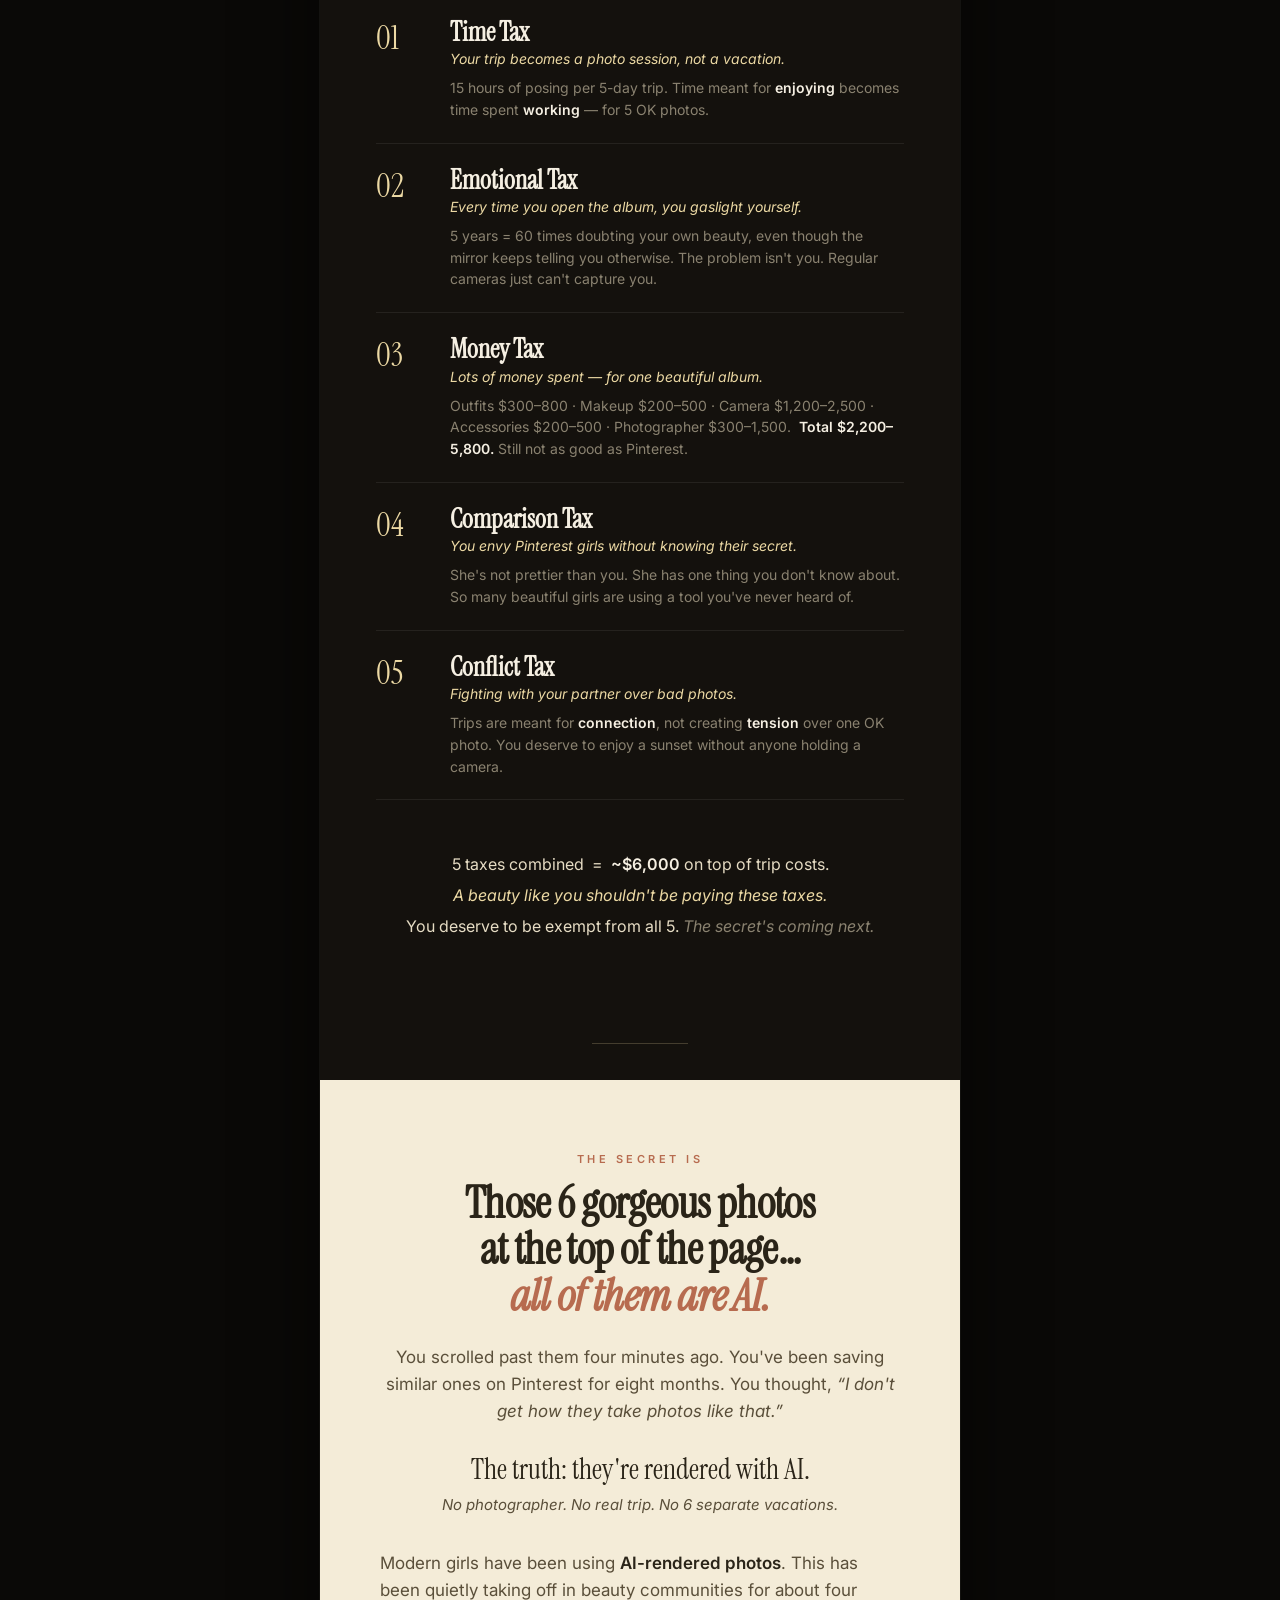
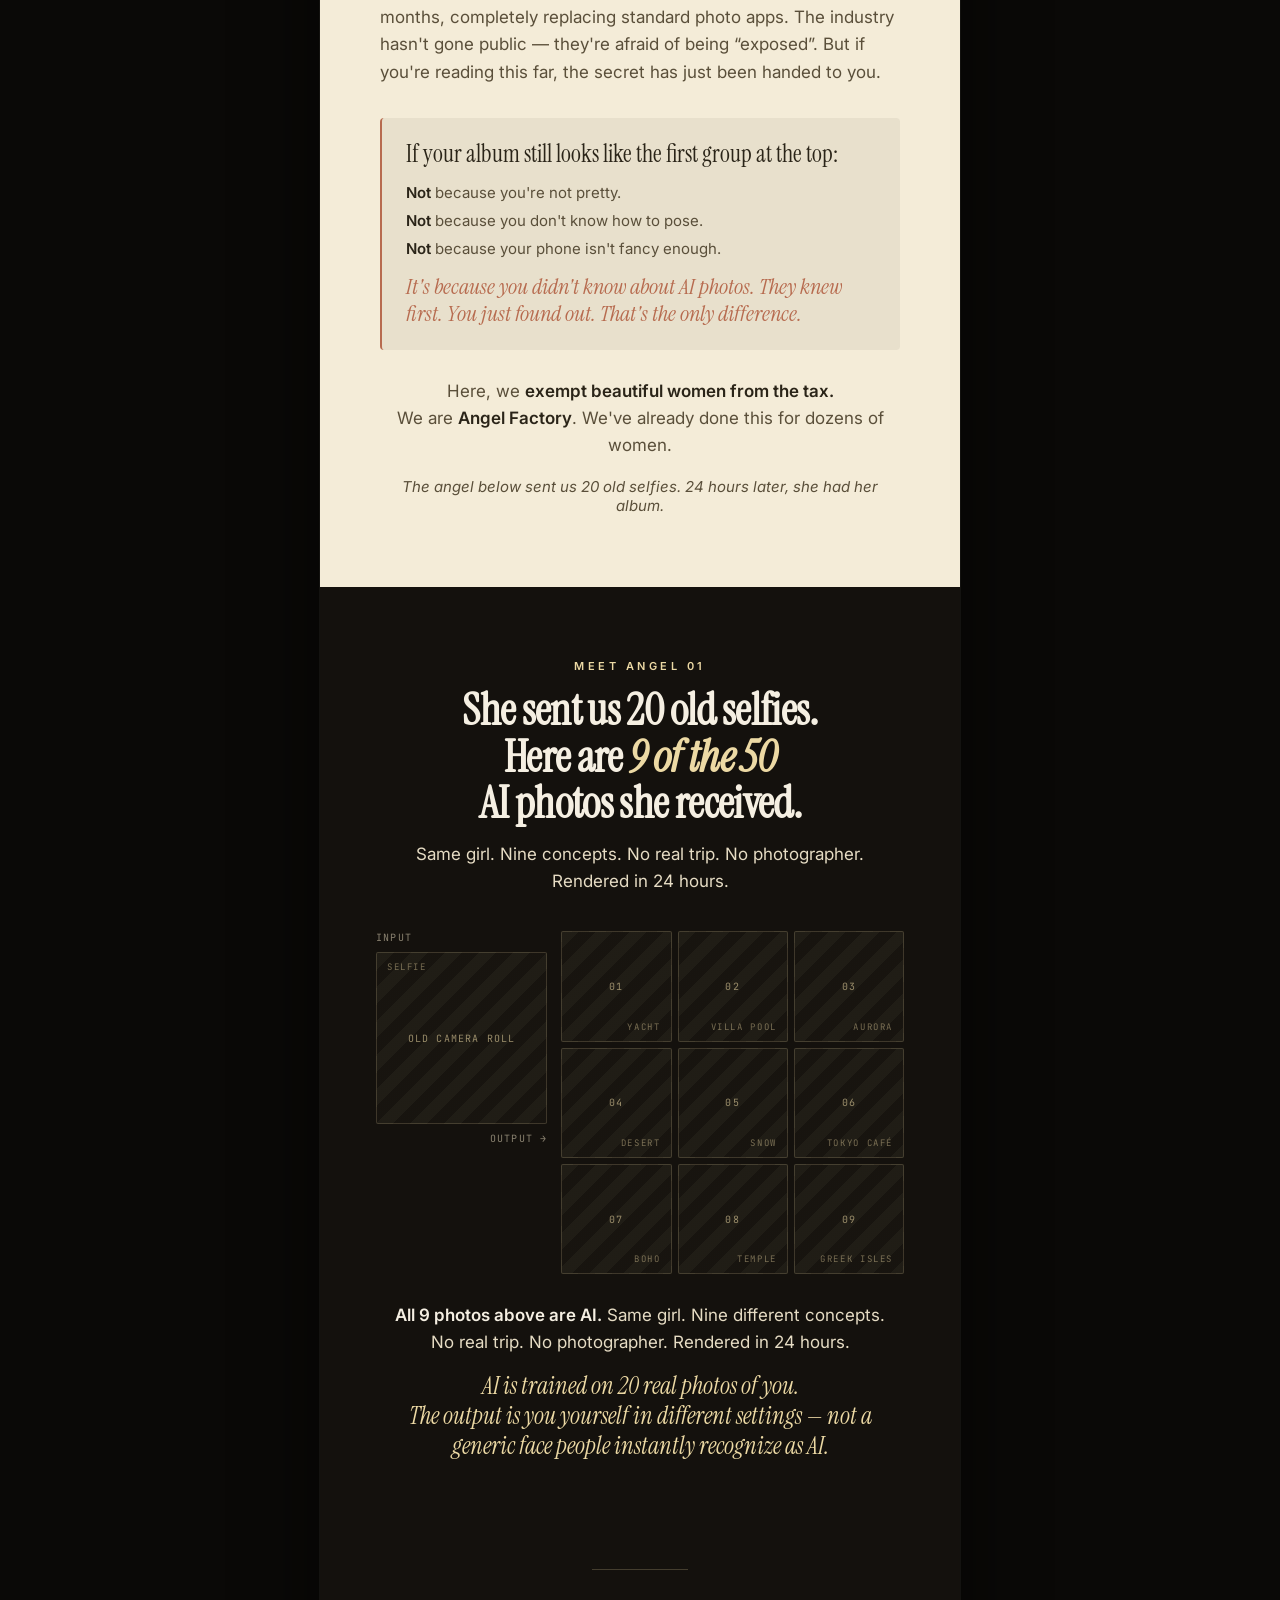
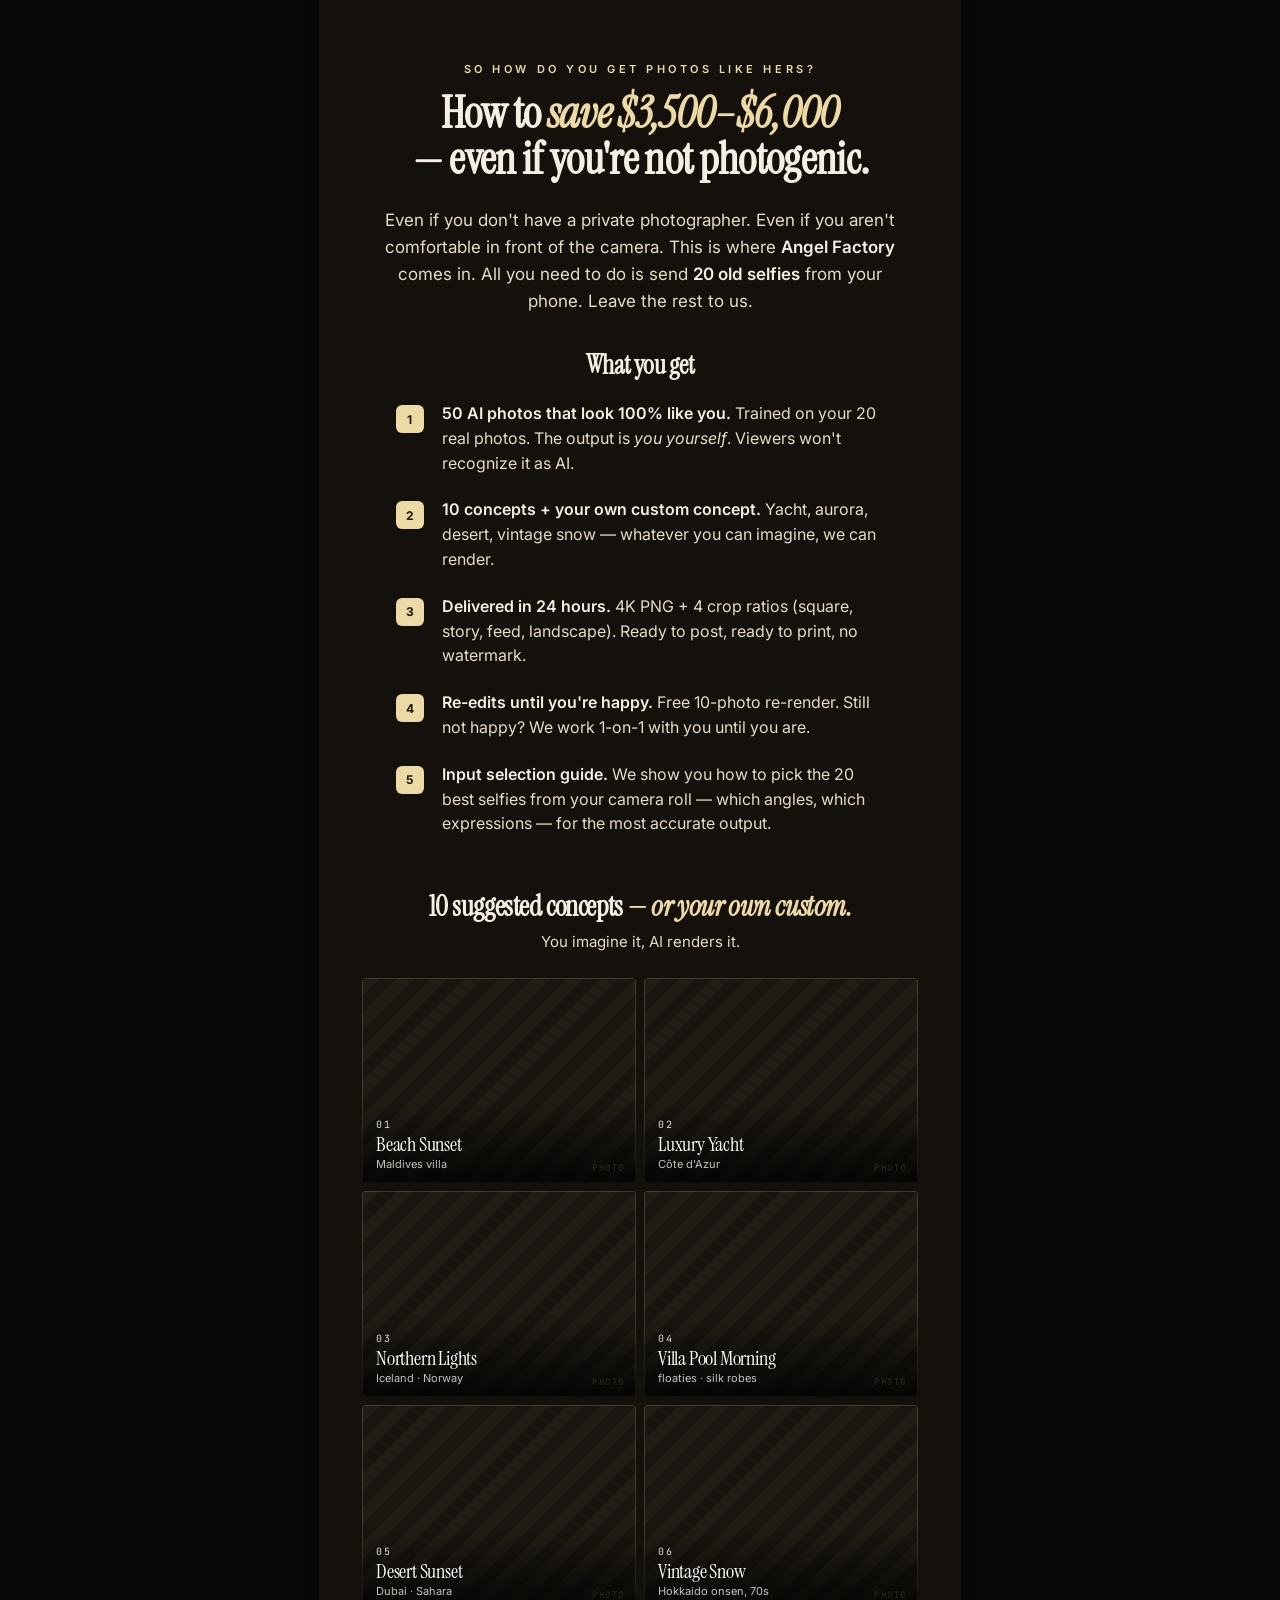
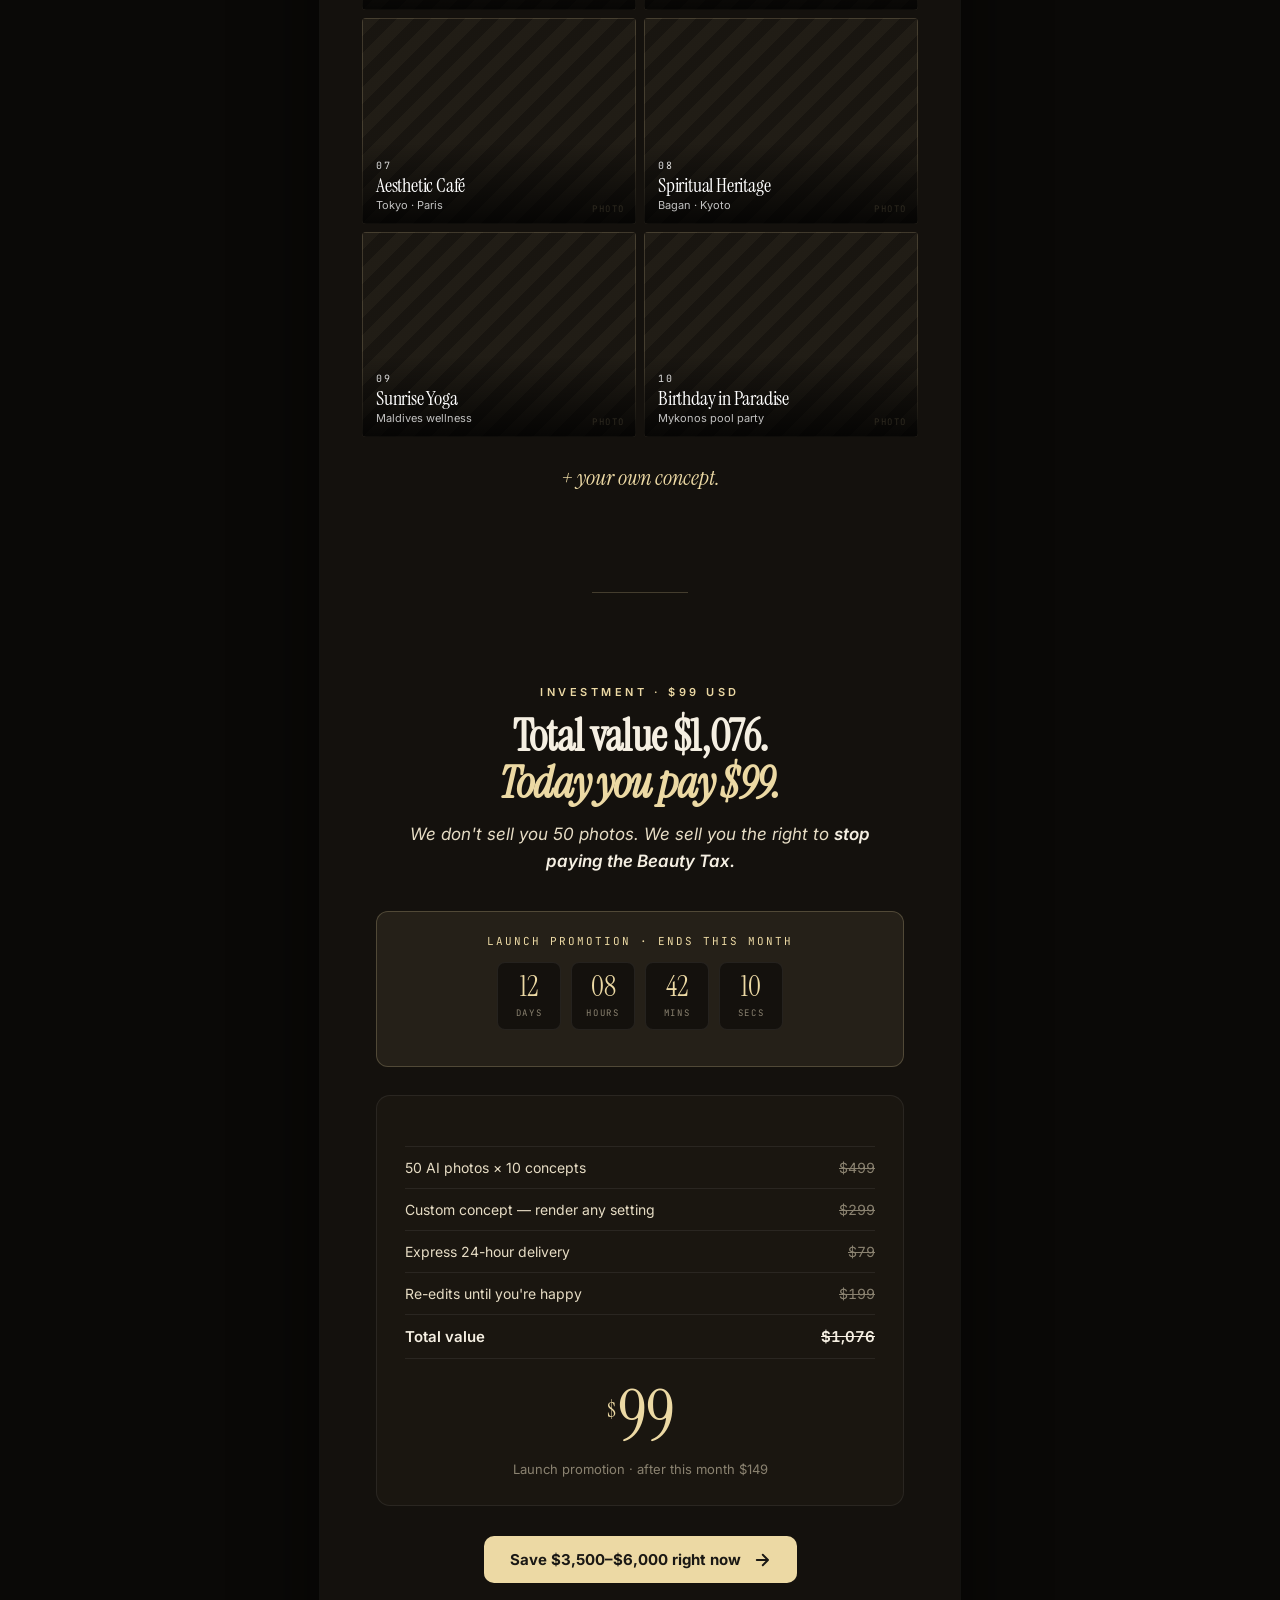
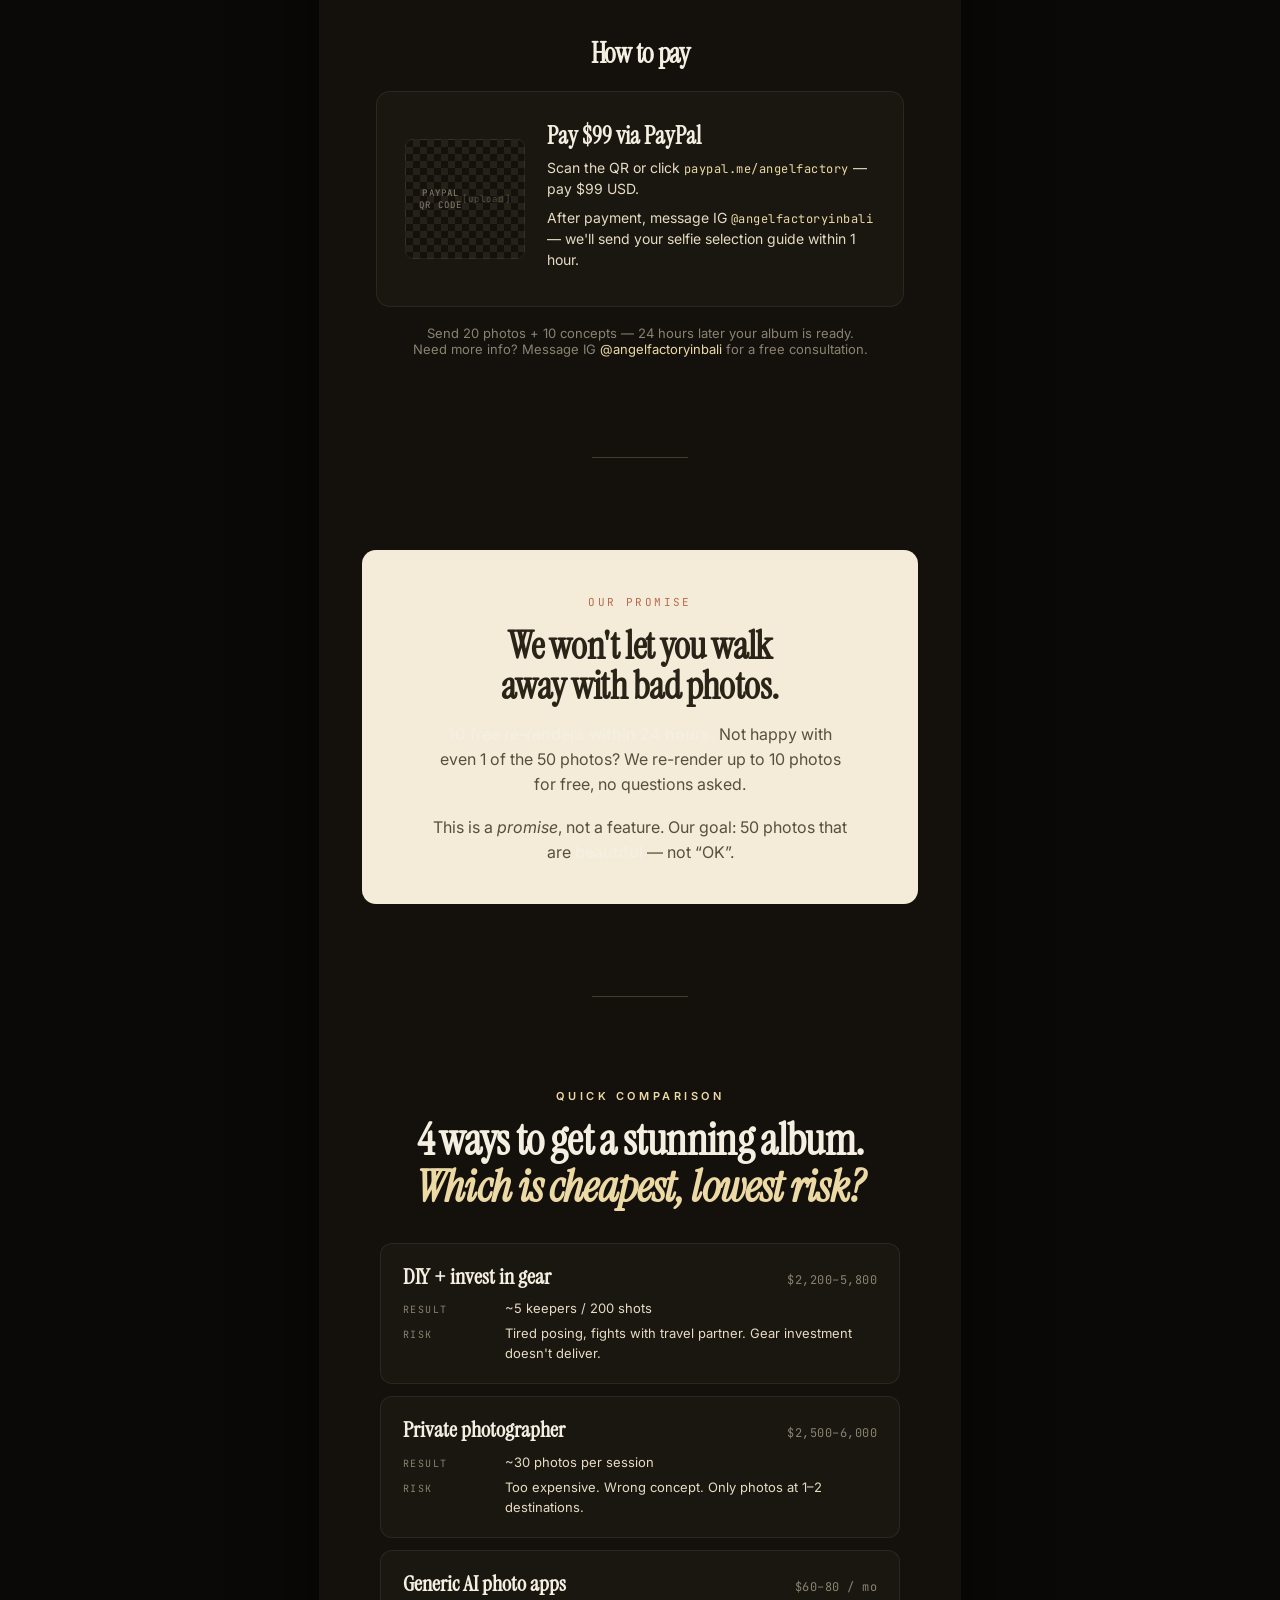
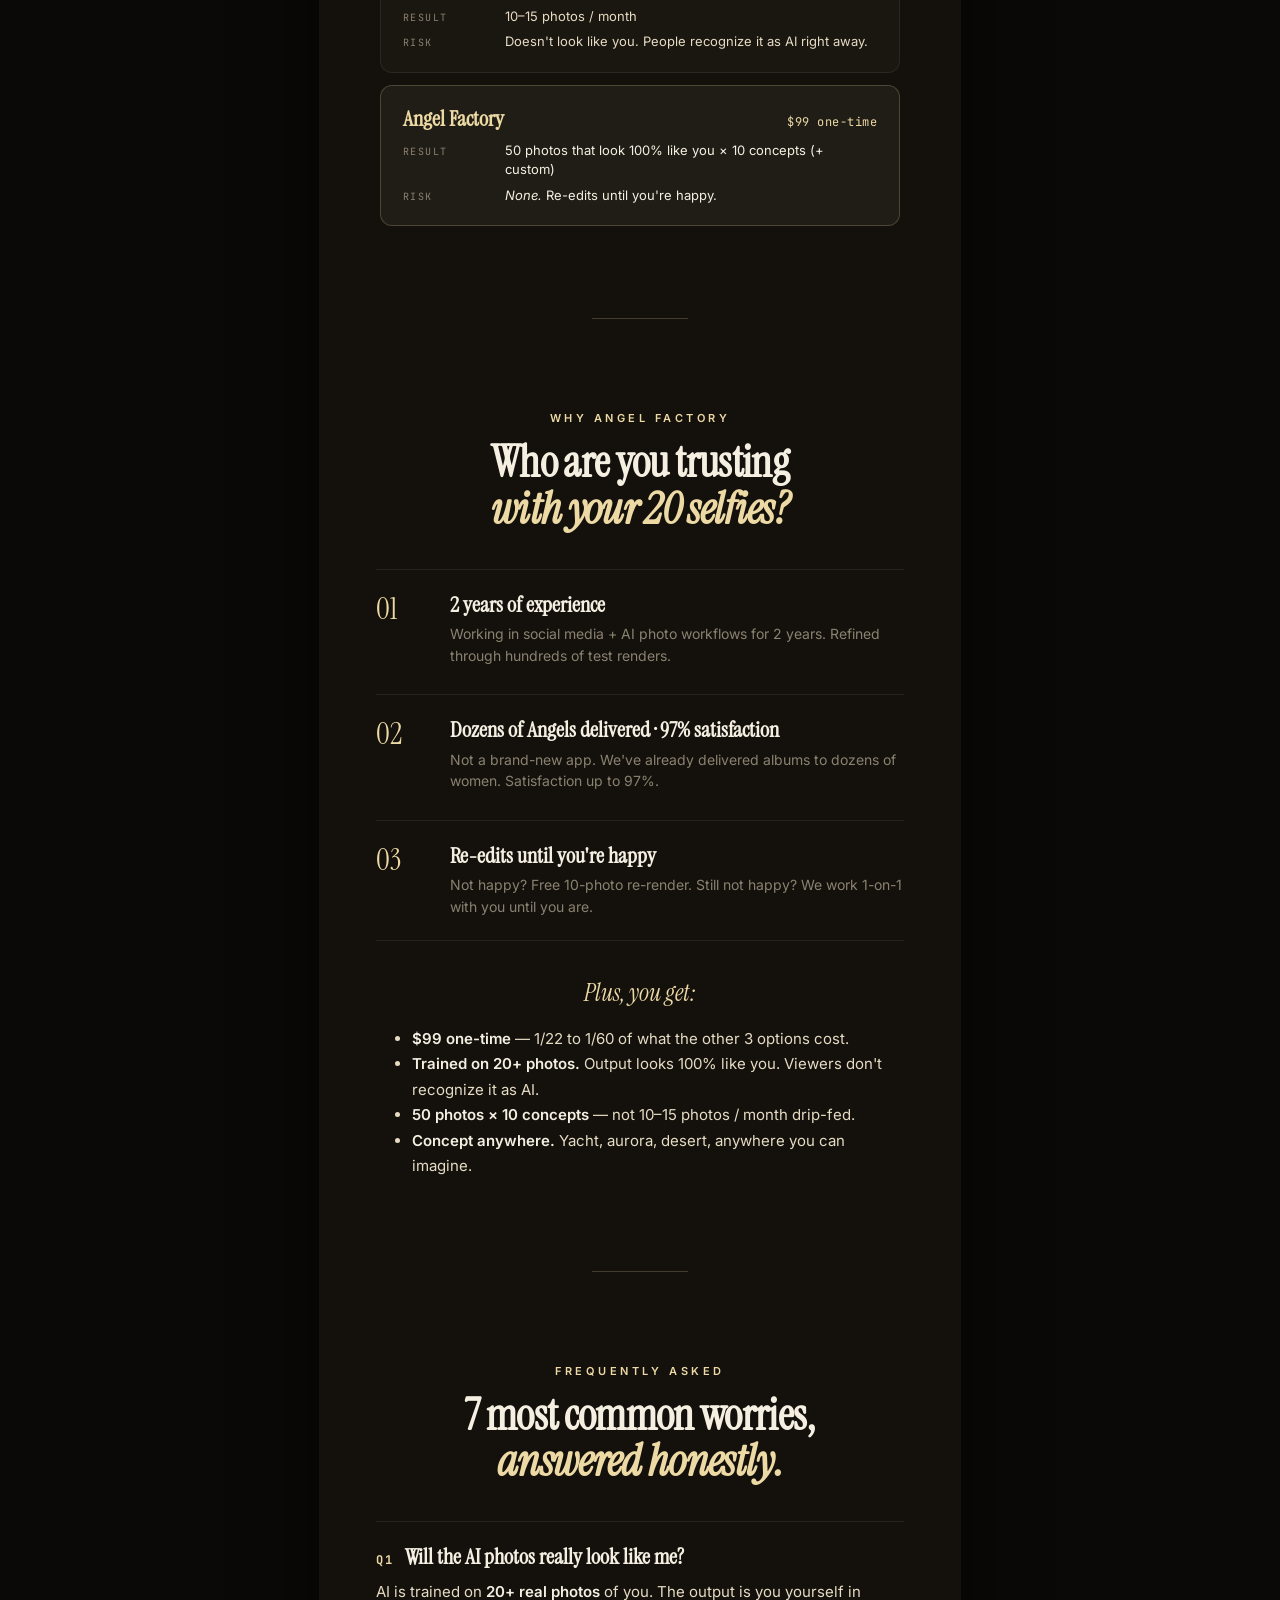
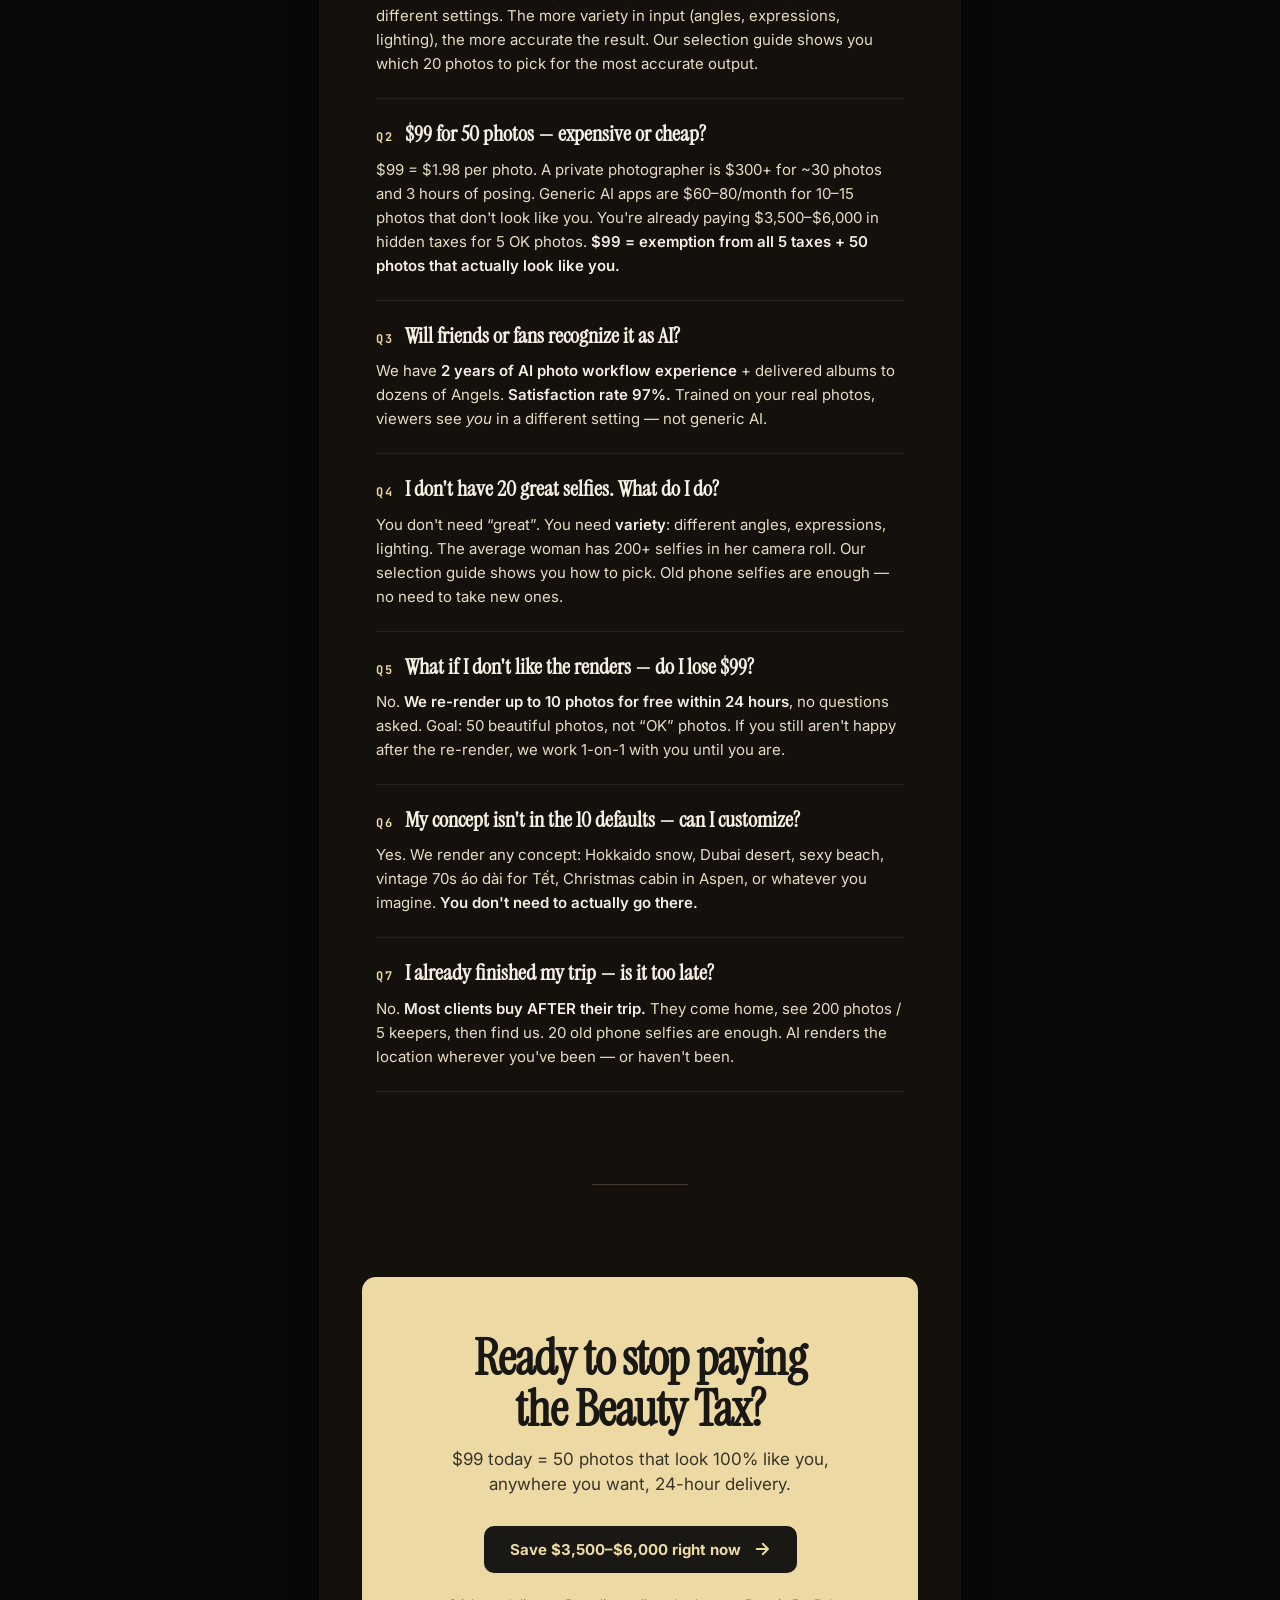
<file: Landing Page v2.html>
<!doctype html>
<html lang="en">
<head>
<meta charset="utf-8" />
<meta name="viewport" content="width=device-width, initial-scale=1" />
<title>Angel Factory · Beauty Tax-Free Album</title>

<link rel="preconnect" href="https://fonts.googleapis.com" />
<link rel="preconnect" href="https://fonts.gstatic.com" crossorigin />
<link href="https://fonts.googleapis.com/css2?family=Instrument+Serif:ital@0;1&family=Inter:wght@400;500;600;700&family=Caveat:wght@500&family=JetBrains+Mono:wght@400;500&display=swap" rel="stylesheet" />

<link rel="stylesheet" href="styles.css" />
</head>

<body>
<div class="page">
<article class="email">

  <!-- ============================================================
       SECTION 1 — HERO
       ============================================================ -->
  <section class="card hero" data-screen-label="01 Hero">
    <video autoplay muted loop playsinline preload="metadata">
      <source src="assets/hero.mp4" type="video/mp4" />
    </video>
    <div class="hero-overlay"></div>
    <div class="hero-fg">
      <div class="brand-mark">
        <div class="name">Angel Factory</div>
        <div class="sub">BEAUTY TAX-FREE ALBUM</div>
      </div>

      <div class="hero-now">HELLO BEAUTIFUL &nbsp;✦</div>

      <h1 class="hero-headline">
        Did you just take a<br />
        <span class="accent-word">$3,500</span> trip&hellip;<br />
        and come home with photos<br />
        <span class="ital">like these?</span>
      </h1>

      <a href="#enroll" class="hero-cta">
        Tell me the secret
        <svg class="arrow" viewBox="0 0 24 24" stroke-linecap="round" stroke-linejoin="round"><path d="M5 12h14"/><path d="M13 5l7 7-7 7"/></svg>
      </a>
    </div>
  </section>

  <!-- ============================================================
       BAD ALBUM (the album you brought home)
       ============================================================ -->
  <section class="card pad-x pad-y-md" data-screen-label="01b As-shot album">
    <p class="lead center" style="margin-bottom:22px;">
      <span class="ital" style="color:var(--accent);">The album you brought home.</span><br />
      5 keepers out of 200 shots.
    </p>

    <div class="bad-grid">
      <div class="img-slot"><span class="frame-num">A · 01</span>off-angle</div>
      <div class="img-slot"><span class="frame-num">A · 02</span>bad light</div>
      <div class="img-slot"><span class="frame-num">A · 03</span>squinting</div>
      <div class="img-slot"><span class="frame-num">A · 04</span>crooked</div>
      <div class="img-slot"><span class="frame-num">A · 05</span>blurry</div>
      <div class="img-slot"><span class="frame-num">A · 06</span>tired face</div>
    </div>

    <div class="row-center" style="margin-top:36px;">
      <span class="hand">…meanwhile, the photos you've been admiring on Pinterest ↓</span>
    </div>
  </section>

  <!-- ============================================================
       DREAM ALBUM (Pinterest dream / AI photos — revealed later)
       ============================================================ -->
  <section class="card pad-x-wide" style="padding-bottom:64px;" data-screen-label="01c Dream album">
    <div class="dream-grid">
      <div class="img-slot"><span class="frame-num">B · 01</span><span class="frame-tag">Maldives</span>villa pool</div>
      <div class="img-slot"><span class="frame-num">B · 02</span><span class="frame-tag">Hokkaido</span>fur in the snow</div>
      <div class="img-slot"><span class="frame-num">B · 03</span><span class="frame-tag">Dubai</span>desert sunset</div>
      <div class="img-slot"><span class="frame-num">B · 04</span><span class="frame-tag">Aurora</span>iceland night</div>
      <div class="img-slot"><span class="frame-num">B · 05</span><span class="frame-tag">Mykonos</span>pool party</div>
      <div class="img-slot"><span class="frame-num">B · 06</span><span class="frame-tag">Tokyo</span>aesthetic café</div>
    </div>

    <p class="lead center" style="max-width:480px; margin: 36px auto 0;">
      This page will help you <b class="strong">save $3,500&ndash;$6,000</b> on travel
      photoshoots &mdash; while still getting an album as gorgeous as the photos above.
    </p>

    <div class="row-center" style="padding-top:28px;">
      <a href="#enroll" class="btn btn-primary">
        Tell me the secret
        <svg class="arrow" viewBox="0 0 24 24" stroke-linecap="round" stroke-linejoin="round"><path d="M5 12h14"/><path d="M13 5l7 7-7 7"/></svg>
      </a>
    </div>
    <div class="row-center" style="padding-top:14px;">
      <span class="hand">keep reading, only 4 minutes &#10022;</span>
    </div>
  </section>

  <div class="card divider"><div class="rule"></div></div>

  <!-- ============================================================
       SECTION 2 — STORY · Is this you?
       ============================================================ -->
  <section class="card pad-x pad-y-md" data-screen-label="02 Story">
    <div class="eyebrow center" style="margin-bottom:18px;">3 days after the trip</div>
    <h2 class="h-display center" style="margin-bottom:32px;">
      You're back in your room,<br />
      <span class="ital">opening your laptop.</span>
    </h2>

    <div style="max-width:520px; margin: 0 auto;">
      <p class="lead" style="margin-bottom:18px;">
        You spent <b class="strong">$3,500</b> on the trip. Seven days of sun. Five outfits for
        five different concepts. Plus extra investment in a Fujifilm, a Canon, a Sony.
        Makeup before each spot. Posing under 40&deg;C heat at five spots a day, while your
        boyfriend or travel buddy held the camera until their hands ached.
      </p>
      <p class="lead" style="margin-bottom:18px;">
        Now you're sitting here. You open the album. <b class="strong">200 photos.</b>
        You flip through them.
      </p>
      <p class="lead" style="margin-bottom:24px;">
        Five keepers. Exactly five. <span class="ital" style="color:var(--accent);">Bad lighting.
        Off angle. Crooked face.</span>
      </p>

      <div class="callout" style="margin-bottom:28px;">
        <p style="font-style:italic;">&ldquo;Why do I look fat here?&rdquo;</p>
        <p style="font-style:italic;">&ldquo;Wow, this photo makes me look so old.&rdquo;</p>
        <p style="font-style:italic;">&ldquo;Why do I look so skinny in this one?&rdquo;</p>
      </div>

      <p class="lead" style="margin-bottom:32px;">
        You stop. The album doesn't capture how beautiful you actually are.
      </p>

      <h3 class="h-display" style="font-size:30px; margin-bottom:18px;">
        Then you open social media.
      </h3>

      <p class="lead" style="margin-bottom:16px;">
        You look at other girls' photos online.
      </p>
      <ul style="font-size:16px; line-height:1.6; color:var(--text-2); padding-left:22px; margin: 0 0 22px;">
        <li style="margin-bottom:8px;"><b class="strong">A girl in the Maldives</b> &mdash; 30 sexy beach photos, each one like a magazine spread.</li>
        <li style="margin-bottom:8px;"><b class="strong">A girl in Hokkaido</b> &mdash; fur coat in the snow, vintage mood.</li>
        <li style="margin-bottom:0;"><b class="strong">A girl in Dubai</b> &mdash; desert sunset, Vogue cover energy.</li>
      </ul>

      <p class="lead" style="margin-bottom:18px;">
        She has nothing different from you. Same iPhone. Also traveling solo. In real life
        she's not even prettier than you.
      </p>
      <p class="lead" style="margin-bottom:24px;">
        You stop on TikTok videos: <span class="ital">&ldquo;how to take pretty travel
        photos&rdquo;, &ldquo;how to find the right angle for aesthetic shots&rdquo;</span>.
        You watch 50 videos. You save 30 links. You apply them on your next trip.
      </p>
      <p class="lead" style="margin-bottom:32px;">
        The result? <b class="strong">Your photos look exactly the same.</b>
      </p>

      <div class="callout">
        <p>The girls with beautiful photos must know <b class="strong">a secret</b> that you don't.</p>
        <p>But your beauty itself? That's already a given. <b class="strong">The problem isn't you.</b></p>
        <p style="color:var(--accent); font-style:italic; margin-top:8px;">Keep reading. The secret's right below.</p>
      </div>
    </div>
  </section>

  <div class="card divider"><div class="rule"></div></div>

  <!-- ============================================================
       SECTION 3 — THE 5 INVISIBLE BEAUTY TAXES
       ============================================================ -->
  <section class="card pad-x pad-y-md" data-screen-label="03 Five taxes">
    <div class="eyebrow center" style="margin-bottom:18px;">The 5 invisible taxes</div>
    <h2 class="h-display center" style="margin-bottom:14px;">
      Every beautiful woman pays<br />
      <span class="ital">these 5 taxes when she travels.</span>
    </h2>
    <p class="lead center" style="max-width:480px; margin: 0 auto 36px;">
      You've been paying them for years without anyone naming them. Let me walk you through.
    </p>

    <div class="tax-list">
      <div class="tax-row">
        <div class="tax-num">01</div>
        <div>
          <h3 class="tax-name">Time Tax</h3>
          <p class="tax-tag">Your trip becomes a photo session, not a vacation.</p>
          <p class="tax-blurb">15 hours of posing per 5-day trip. Time meant for <b class="strong">enjoying</b> becomes time spent <b class="strong">working</b> &mdash; for 5 OK photos.</p>
        </div>
      </div>
      <div class="tax-row">
        <div class="tax-num">02</div>
        <div>
          <h3 class="tax-name">Emotional Tax</h3>
          <p class="tax-tag">Every time you open the album, you gaslight yourself.</p>
          <p class="tax-blurb">5 years = 60 times doubting your own beauty, even though the mirror keeps telling you otherwise. The problem isn't you. Regular cameras just can't capture you.</p>
        </div>
      </div>
      <div class="tax-row">
        <div class="tax-num">03</div>
        <div>
          <h3 class="tax-name">Money Tax</h3>
          <p class="tax-tag">Lots of money spent &mdash; for one beautiful album.</p>
          <p class="tax-blurb">Outfits $300&ndash;800 &middot; Makeup $200&ndash;500 &middot; Camera $1,200&ndash;2,500 &middot; Accessories $200&ndash;500 &middot; Photographer $300&ndash;1,500.&nbsp; <b class="strong">Total $2,200&ndash;5,800.</b> Still not as good as Pinterest.</p>
        </div>
      </div>
      <div class="tax-row">
        <div class="tax-num">04</div>
        <div>
          <h3 class="tax-name">Comparison Tax</h3>
          <p class="tax-tag">You envy Pinterest girls without knowing their secret.</p>
          <p class="tax-blurb">She's not prettier than you. She has one thing you don't know about. So many beautiful girls are using a tool you've never heard of.</p>
        </div>
      </div>
      <div class="tax-row">
        <div class="tax-num">05</div>
        <div>
          <h3 class="tax-name">Conflict Tax</h3>
          <p class="tax-tag">Fighting with your partner over bad photos.</p>
          <p class="tax-blurb">Trips are meant for <b class="strong">connection</b>, not creating <b class="strong">tension</b> over one OK photo. You deserve to enjoy a sunset without anyone holding a camera.</p>
        </div>
      </div>
    </div>

    <div class="callout center" style="margin: 40px auto 0; max-width: 500px; border-left: 0; padding-left: 0; text-align:center;">
      <p>5 taxes combined &nbsp;= &nbsp;<b class="strong">~$6,000</b> on top of trip costs.</p>
      <p style="color: var(--accent); font-style: italic; margin-top:6px;">A beauty like you shouldn't be paying these taxes.</p>
      <p style="margin-top:6px;">You deserve to be exempt from all 5. <span class="ital" style="color:var(--muted);">The secret's coming next.</span></p>
    </div>
  </section>

  <div class="card divider"><div class="rule"></div></div>

  <!-- ============================================================
       SECTION 4 — THE SECRET IS AI (REVEAL)
       ============================================================ -->
  <section class="card cream pad-x pad-y-lg" data-screen-label="04 Reveal · AI">
    <div class="eyebrow cream center" style="margin-bottom:14px;">The secret is</div>
    <h2 class="h-display center" style="margin-bottom:24px;">
      Those 6 gorgeous photos<br />
      at the top of the page&hellip;<br />
      <span class="ital">all of them are AI.</span>
    </h2>

    <div style="max-width:520px; margin: 0 auto;">
      <p class="lead center" style="margin-bottom:18px;">
        You scrolled past them four minutes ago. You've been saving similar ones on
        Pinterest for eight months. You thought, <span class="ital">&ldquo;I don't get how
        they take photos like that.&rdquo;</span>
      </p>

      <p class="center" style="font-family:var(--font-display); font-size:28px; line-height:1.2; color:var(--text-cream); margin: 28px 0 8px;">
        The truth: they're rendered with AI.
      </p>
      <p class="center" style="font-style:italic; font-size:15px; color: var(--text-cream-2); margin-bottom: 36px;">
        No photographer. No real trip. No 6 separate vacations.
      </p>

      <p class="lead" style="margin-bottom:32px;">
        Modern girls have been using <b class="strong">AI-rendered photos</b>. This has been
        quietly taking off in beauty communities for about four months, completely replacing
        standard photo apps. The industry hasn't gone public &mdash; they're afraid of being
        &ldquo;exposed&rdquo;. But if you're reading this far, the secret has just been
        handed to you.
      </p>

      <div style="background: rgba(42,36,24,0.06); border-left: 2px solid var(--terra); padding: 22px 24px; border-radius: 4px; margin-bottom: 28px;">
        <p style="font-family:var(--font-display); font-size:24px; line-height:1.2; color: var(--text-cream); margin-bottom: 12px;">
          If your album still looks like the first group at the top:
        </p>
        <p style="font-size:15px; line-height:1.6; color: var(--text-cream-2); margin-bottom: 4px;"><b class="strong">Not</b> because you're not pretty.</p>
        <p style="font-size:15px; line-height:1.6; color: var(--text-cream-2); margin-bottom: 4px;"><b class="strong">Not</b> because you don't know how to pose.</p>
        <p style="font-size:15px; line-height:1.6; color: var(--text-cream-2); margin-bottom: 12px;"><b class="strong">Not</b> because your phone isn't fancy enough.</p>
        <p style="font-family:var(--font-display); font-size:22px; line-height:1.25; color: var(--terra); font-style:italic;">
          It's because you didn't know about AI photos. They knew first. You just found out.
          That's the only difference.
        </p>
      </div>

      <p class="lead center" style="margin-bottom:0;">
        Here, we <b class="strong">exempt beautiful women from the tax.</b><br />
        We are <b class="strong">Angel Factory</b>. We've already done this for dozens of women.
      </p>

      <p class="center" style="font-style:italic; font-size:15px; color: var(--text-cream-2); margin-top: 18px;">
        The angel below sent us 20 old selfies. 24 hours later, she had her album.
      </p>
    </div>
  </section>

  <!-- ============================================================
       SECTION 5 — ANGEL 01
       ============================================================ -->
  <section class="card pad-x pad-y-lg" data-screen-label="05 Angel 01">
    <div class="eyebrow center" style="margin-bottom:14px;">Meet Angel 01</div>
    <h2 class="h-display center" style="margin-bottom:14px;">
      She sent us 20 old selfies.<br />
      Here are <span class="ital">9 of the 50</span><br />
      AI photos she received.
    </h2>
    <p class="lead center" style="max-width:480px; margin: 0 auto 36px;">
      Same girl. Nine concepts. No real trip. No photographer. Rendered in 24 hours.
    </p>

    <div class="angel-split" style="margin-bottom:14px;">
      <div class="input-col">
        <div class="input-label">INPUT</div>
        <div class="img-slot">
          <span class="frame-num">SELFIE</span>
          old camera roll
        </div>
        <div class="input-label" style="text-align:right;">OUTPUT →</div>
      </div>
      <div class="angel-grid-9">
        <div class="img-slot"><span class="frame-tag">yacht</span>01</div>
        <div class="img-slot"><span class="frame-tag">villa pool</span>02</div>
        <div class="img-slot"><span class="frame-tag">aurora</span>03</div>
        <div class="img-slot"><span class="frame-tag">desert</span>04</div>
        <div class="img-slot"><span class="frame-tag">snow</span>05</div>
        <div class="img-slot"><span class="frame-tag">tokyo café</span>06</div>
        <div class="img-slot"><span class="frame-tag">boho</span>07</div>
        <div class="img-slot"><span class="frame-tag">temple</span>08</div>
        <div class="img-slot"><span class="frame-tag">greek isles</span>09</div>
      </div>
    </div>

    <div style="max-width: 500px; margin: 28px auto 0;">
      <p class="lead center" style="margin-bottom:14px;">
        <b class="strong">All 9 photos above are AI.</b> Same girl. Nine different concepts.
        No real trip. No photographer. Rendered in 24 hours.
      </p>
      <p class="center" style="font-family:var(--font-display); font-size:24px; line-height:1.25; color: var(--accent); font-style:italic;">
        AI is trained on 20 real photos of you. <br/>The output is you yourself in different
        settings &mdash; not a generic face people instantly recognize as AI.
      </p>
    </div>
  </section>

  <div class="card divider"><div class="rule"></div></div>

  <!-- ============================================================
       SECTION 6 — SO HOW + WHAT YOU GET + 10 CONCEPTS
       ============================================================ -->
  <section class="card pad-x pad-y-md" data-screen-label="06 What you get">
    <div class="eyebrow center" style="margin-bottom:14px;">So how do you get photos like hers?</div>
    <h2 class="h-display center" style="margin-bottom:24px;">
      How to <span class="ital">save $3,500&ndash;$6,000</span><br />
      &mdash; even if you're not photogenic.
    </h2>
    <p class="lead center" style="max-width:520px; margin: 0 auto 36px;">
      Even if you don't have a private photographer. Even if you aren't comfortable
      in front of the camera. This is where <b class="strong">Angel Factory</b> comes in.
      All you need to do is send <b class="strong">20 old selfies</b> from your phone.
      Leave the rest to us.
    </p>

    <h3 class="h-display center" style="font-size: 26px; margin-bottom: 22px;">What you get</h3>

    <div class="steps">
      <div class="step">
        <div class="num">1</div>
        <div class="body"><b>50 AI photos that look 100% like you.</b> Trained on your 20 real photos. The output is <em>you yourself</em>. Viewers won't recognize it as AI.</div>
      </div>
      <div class="step">
        <div class="num">2</div>
        <div class="body"><b>10 concepts + your own custom concept.</b> Yacht, aurora, desert, vintage snow &mdash; whatever you can imagine, we can render.</div>
      </div>
      <div class="step">
        <div class="num">3</div>
        <div class="body"><b>Delivered in 24 hours.</b> 4K PNG + 4 crop ratios (square, story, feed, landscape). Ready to post, ready to print, no watermark.</div>
      </div>
      <div class="step">
        <div class="num">4</div>
        <div class="body"><b>Re-edits until you're happy.</b> Free 10-photo re-render. Still not happy? We work 1-on-1 with you until you are.</div>
      </div>
      <div class="step">
        <div class="num">5</div>
        <div class="body"><b>Input selection guide.</b> We show you how to pick the 20 best selfies from your camera roll &mdash; which angles, which expressions &mdash; for the most accurate output.</div>
      </div>
    </div>
  </section>

  <!-- 10 Concepts grid -->
  <section class="card pad-x-wide" style="padding-bottom:64px;" data-screen-label="06b Concepts">
    <div class="pad-x" style="padding-left: 14px; padding-right: 14px; padding-bottom: 24px;">
      <h3 class="h-display center" style="font-size: 28px; margin-bottom: 8px;">
        10 suggested concepts <span class="ital" style="color:var(--accent);">— or your own custom.</span>
      </h3>
      <p class="lead center" style="font-size:15px; max-width:440px; margin: 0 auto;">
        You imagine it, AI renders it.
      </p>
    </div>

    <div class="concepts">
      <div class="concept">
        <div class="img-slot"><span class="frame-tag">photo</span></div>
        <div class="label"><div class="num">01</div><div class="name">Beach Sunset</div><div class="place">Maldives villa</div></div>
      </div>
      <div class="concept">
        <div class="img-slot"><span class="frame-tag">photo</span></div>
        <div class="label"><div class="num">02</div><div class="name">Luxury Yacht</div><div class="place">Côte d'Azur</div></div>
      </div>
      <div class="concept">
        <div class="img-slot"><span class="frame-tag">photo</span></div>
        <div class="label"><div class="num">03</div><div class="name">Northern Lights</div><div class="place">Iceland · Norway</div></div>
      </div>
      <div class="concept">
        <div class="img-slot"><span class="frame-tag">photo</span></div>
        <div class="label"><div class="num">04</div><div class="name">Villa Pool Morning</div><div class="place">floaties · silk robes</div></div>
      </div>
      <div class="concept">
        <div class="img-slot"><span class="frame-tag">photo</span></div>
        <div class="label"><div class="num">05</div><div class="name">Desert Sunset</div><div class="place">Dubai · Sahara</div></div>
      </div>
      <div class="concept">
        <div class="img-slot"><span class="frame-tag">photo</span></div>
        <div class="label"><div class="num">06</div><div class="name">Vintage Snow</div><div class="place">Hokkaido onsen, 70s</div></div>
      </div>
      <div class="concept">
        <div class="img-slot"><span class="frame-tag">photo</span></div>
        <div class="label"><div class="num">07</div><div class="name">Aesthetic Café</div><div class="place">Tokyo · Paris</div></div>
      </div>
      <div class="concept">
        <div class="img-slot"><span class="frame-tag">photo</span></div>
        <div class="label"><div class="num">08</div><div class="name">Spiritual Heritage</div><div class="place">Bagan · Kyoto</div></div>
      </div>
      <div class="concept">
        <div class="img-slot"><span class="frame-tag">photo</span></div>
        <div class="label"><div class="num">09</div><div class="name">Sunrise Yoga</div><div class="place">Maldives wellness</div></div>
      </div>
      <div class="concept">
        <div class="img-slot"><span class="frame-tag">photo</span></div>
        <div class="label"><div class="num">10</div><div class="name">Birthday in Paradise</div><div class="place">Mykonos pool party</div></div>
      </div>
    </div>

    <p class="center" style="font-family:var(--font-display); font-style:italic; font-size:22px; color: var(--accent); margin-top: 26px;">
      + your own concept.
    </p>
  </section>

  <div class="card divider"><div class="rule"></div></div>

  <!-- ============================================================
       SECTION 7 — INVESTMENT $99
       ============================================================ -->
  <section class="card pad-x pad-y-md" id="enroll" data-screen-label="07 Investment">
    <div class="eyebrow center" style="margin-bottom:14px;">Investment · $99 USD</div>
    <h2 class="h-display center" style="margin-bottom:14px;">
      Total value $1,076.<br />
      <span class="ital">Today you pay $99.</span>
    </h2>
    <p class="lead center" style="max-width:460px; margin: 0 auto 36px; font-style:italic;">
      We don't sell you 50 photos. We sell you the right to <b class="strong">stop paying the
      Beauty Tax.</b>
    </p>

    <!-- Countdown -->
    <div class="countdown-banner">
      <div class="label">Launch promotion · ends this month</div>
      <div class="countdown" id="countdown">
        <div class="unit"><span class="n" data-unit="days">12</span><span class="l">days</span></div>
        <div class="unit"><span class="n" data-unit="hours">08</span><span class="l">hours</span></div>
        <div class="unit"><span class="n" data-unit="mins">42</span><span class="l">mins</span></div>
        <div class="unit"><span class="n" data-unit="secs">15</span><span class="l">secs</span></div>
      </div>
    </div>

    <!-- Value stack -->
    <div class="price-card">
      <div class="stack">
        <div class="row"><span class="label">50 AI photos &times; 10 concepts</span><span class="val">$499</span></div>
        <div class="row"><span class="label">Custom concept &mdash; render any setting</span><span class="val">$299</span></div>
        <div class="row"><span class="label">Express 24-hour delivery</span><span class="val">$79</span></div>
        <div class="row"><span class="label">Re-edits until you're happy</span><span class="val">$199</span></div>
        <div class="row total"><span class="label">Total value</span><span class="val">$1,076</span></div>
      </div>
      <div class="price-today"><small>$</small>99</div>
      <div class="price-foot">Launch promotion &middot; after this month $149</div>
    </div>

    <div class="row-center" style="padding-top: 30px;">
      <a href="#pay" class="btn btn-primary">
        Save $3,500&ndash;$6,000 right now
        <svg class="arrow" viewBox="0 0 24 24" stroke-linecap="round" stroke-linejoin="round"><path d="M5 12h14"/><path d="M13 5l7 7-7 7"/></svg>
      </a>
    </div>
  </section>

  <!-- Pay block -->
  <section class="card pad-x" style="padding-bottom:64px;" id="pay" data-screen-label="07b Pay">
    <h3 class="h-display center" style="font-size: 28px; margin-bottom: 22px;">
      How to pay
    </h3>
    <div class="pay-card">
      <div class="pay-qr">
        PAYPAL<br />QR CODE<br />
        <span style="opacity:0.5;">[upload]</span>
      </div>
      <div class="pay-info">
        <h4>Pay $99 via PayPal</h4>
        <p>Scan the QR or click <span class="ig">paypal.me/angelfactory</span> &mdash; pay $99 USD.</p>
        <p>After payment, message IG <span class="ig">@angelfactoryinbali</span> &mdash; we'll send your selfie selection guide within 1 hour.</p>
      </div>
    </div>
    <p class="center" style="font-size:13px; color:var(--muted); margin-top:18px;">
      Send 20 photos + 10 concepts &mdash; 24 hours later your album is ready.<br />
      Need more info? Message IG <span style="color:var(--accent);">@angelfactoryinbali</span> for a free consultation.
    </p>
  </section>

  <div class="card divider"><div class="rule"></div></div>

  <!-- ============================================================
       SECTION 8 — OUR PROMISE
       ============================================================ -->
  <section class="card pad-x-wide pad-y-md" data-screen-label="08 Promise">
    <div class="promise-card">
      <div class="badge">Our Promise</div>
      <h3>We won't let you walk<br />away with bad photos.</h3>
      <p style="margin-bottom: 18px;">
        <b class="strong">10 free re-renders within 24 hours.</b> Not happy with even 1 of the 50 photos?
        We re-render up to 10 photos for free, no questions asked.
      </p>
      <p>
        This is a <i>promise</i>, not a feature. Our goal: 50 photos that are
        <b class="strong">beautiful</b> &mdash; not &ldquo;OK&rdquo;.
      </p>
    </div>
  </section>

  <div class="card divider"><div class="rule"></div></div>

  <!-- ============================================================
       SECTION 9 — QUICK COMPARISON
       ============================================================ -->
  <section class="card pad-x pad-y-md" data-screen-label="09 Comparison">
    <div class="eyebrow center" style="margin-bottom:14px;">Quick comparison</div>
    <h2 class="h-display center" style="margin-bottom:32px;">
      4 ways to get a stunning album.<br />
      <span class="ital">Which is cheapest, lowest risk?</span>
    </h2>

    <div class="compare-stack">
      <div class="compare-card">
        <div class="top">
          <h3 class="opt-name">DIY + invest in gear</h3>
          <span class="opt-cost">$2,200&ndash;5,800</span>
        </div>
        <dl>
          <dt>Result</dt><dd>~5 keepers / 200 shots</dd>
          <dt>Risk</dt><dd>Tired posing, fights with travel partner. Gear investment doesn't deliver.</dd>
        </dl>
      </div>

      <div class="compare-card">
        <div class="top">
          <h3 class="opt-name">Private photographer</h3>
          <span class="opt-cost">$2,500&ndash;6,000</span>
        </div>
        <dl>
          <dt>Result</dt><dd>~30 photos per session</dd>
          <dt>Risk</dt><dd>Too expensive. Wrong concept. Only photos at 1&ndash;2 destinations.</dd>
        </dl>
      </div>

      <div class="compare-card">
        <div class="top">
          <h3 class="opt-name">Generic AI photo apps</h3>
          <span class="opt-cost">$60&ndash;80 / mo</span>
        </div>
        <dl>
          <dt>Result</dt><dd>10&ndash;15 photos / month</dd>
          <dt>Risk</dt><dd>Doesn't look like you. People recognize it as AI right away.</dd>
        </dl>
      </div>

      <div class="compare-card featured">
        <div class="top">
          <h3 class="opt-name">Angel Factory</h3>
          <span class="opt-cost">$99 one-time</span>
        </div>
        <dl>
          <dt>Result</dt><dd>50 photos that look 100% like you &times; 10 concepts (+ custom)</dd>
          <dt>Risk</dt><dd><i>None.</i> Re-edits until you're happy.</dd>
        </dl>
      </div>
    </div>
  </section>

  <div class="card divider"><div class="rule"></div></div>

  <!-- ============================================================
       SECTION 10 — WHY ANGEL FACTORY
       ============================================================ -->
  <section class="card pad-x pad-y-md" data-screen-label="10 Why us">
    <div class="eyebrow center" style="margin-bottom:14px;">Why Angel Factory</div>
    <h2 class="h-display center" style="margin-bottom:36px;">
      Who are you trusting<br />
      <span class="ital">with your 20 selfies?</span>
    </h2>

    <div class="pillar-list">
      <div class="pillar">
        <div class="pn">01</div>
        <div>
          <h4>2 years of experience</h4>
          <p>Working in social media + AI photo workflows for 2 years. Refined through hundreds of test renders.</p>
        </div>
      </div>
      <div class="pillar">
        <div class="pn">02</div>
        <div>
          <h4>Dozens of Angels delivered &middot; 97% satisfaction</h4>
          <p>Not a brand-new app. We've already delivered albums to dozens of women. Satisfaction up to 97%.</p>
        </div>
      </div>
      <div class="pillar">
        <div class="pn">03</div>
        <div>
          <h4>Re-edits until you're happy</h4>
          <p>Not happy? Free 10-photo re-render. Still not happy? We work 1-on-1 with you until you are.</p>
        </div>
      </div>
    </div>

    <div style="max-width: 500px; margin: 36px auto 0;">
      <p class="center" style="font-family:var(--font-display); font-size:24px; line-height:1.3; color: var(--accent); font-style:italic; margin-bottom: 18px;">
        Plus, you get:
      </p>
      <ul style="font-size:15px; line-height:1.7; color:var(--text-2); padding-left:22px; margin: 0;">
        <li><b class="strong">$99 one-time</b> &mdash; 1/22 to 1/60 of what the other 3 options cost.</li>
        <li><b class="strong">Trained on 20+ photos.</b> Output looks 100% like you. Viewers don't recognize it as AI.</li>
        <li><b class="strong">50 photos &times; 10 concepts</b> &mdash; not 10&ndash;15 photos / month drip-fed.</li>
        <li><b class="strong">Concept anywhere.</b> Yacht, aurora, desert, anywhere you can imagine.</li>
      </ul>
    </div>
  </section>

  <div class="card divider"><div class="rule"></div></div>

  <!-- ============================================================
       SECTION 11 — FAQ
       ============================================================ -->
  <section class="card pad-x pad-y-md" data-screen-label="11 FAQ">
    <div class="eyebrow center" style="margin-bottom:14px;">Frequently asked</div>
    <h2 class="h-display center" style="margin-bottom:36px;">
      7 most common worries,<br />
      <span class="ital">answered honestly.</span>
    </h2>

    <div class="faq-list">
      <div class="faq-item">
        <h3 class="faq-q"><span class="qi">Q1</span>Will the AI photos really look like me?</h3>
        <p class="faq-a">AI is trained on <b>20+ real photos</b> of you. The output is you yourself in different settings. The more variety in input (angles, expressions, lighting), the more accurate the result. Our selection guide shows you which 20 photos to pick for the most accurate output.</p>
      </div>
      <div class="faq-item">
        <h3 class="faq-q"><span class="qi">Q2</span>$99 for 50 photos &mdash; expensive or cheap?</h3>
        <p class="faq-a">$99 = $1.98 per photo. A private photographer is $300+ for ~30 photos and 3 hours of posing. Generic AI apps are $60&ndash;80/month for 10&ndash;15 photos that don't look like you. You're already paying $3,500&ndash;$6,000 in hidden taxes for 5 OK photos. <b>$99 = exemption from all 5 taxes + 50 photos that actually look like you.</b></p>
      </div>
      <div class="faq-item">
        <h3 class="faq-q"><span class="qi">Q3</span>Will friends or fans recognize it as AI?</h3>
        <p class="faq-a">We have <b>2 years of AI photo workflow experience</b> + delivered albums to dozens of Angels. <b>Satisfaction rate 97%.</b> Trained on your real photos, viewers see <i>you</i> in a different setting &mdash; not generic AI.</p>
      </div>
      <div class="faq-item">
        <h3 class="faq-q"><span class="qi">Q4</span>I don't have 20 great selfies. What do I do?</h3>
        <p class="faq-a">You don't need &ldquo;great&rdquo;. You need <b>variety</b>: different angles, expressions, lighting. The average woman has 200+ selfies in her camera roll. Our selection guide shows you how to pick. Old phone selfies are enough &mdash; no need to take new ones.</p>
      </div>
      <div class="faq-item">
        <h3 class="faq-q"><span class="qi">Q5</span>What if I don't like the renders &mdash; do I lose $99?</h3>
        <p class="faq-a">No. <b>We re-render up to 10 photos for free within 24 hours</b>, no questions asked. Goal: 50 beautiful photos, not &ldquo;OK&rdquo; photos. If you still aren't happy after the re-render, we work 1-on-1 with you until you are.</p>
      </div>
      <div class="faq-item">
        <h3 class="faq-q"><span class="qi">Q6</span>My concept isn't in the 10 defaults &mdash; can I customize?</h3>
        <p class="faq-a">Yes. We render any concept: Hokkaido snow, Dubai desert, sexy beach, vintage 70s áo dài for Tết, Christmas cabin in Aspen, or whatever you imagine. <b>You don't need to actually go there.</b></p>
      </div>
      <div class="faq-item">
        <h3 class="faq-q"><span class="qi">Q7</span>I already finished my trip &mdash; is it too late?</h3>
        <p class="faq-a">No. <b>Most clients buy AFTER their trip.</b> They come home, see 200 photos / 5 keepers, then find us. 20 old phone selfies are enough. AI renders the location wherever you've been &mdash; or haven't been.</p>
      </div>
    </div>
  </section>

  <div class="card divider"><div class="rule"></div></div>

  <!-- ============================================================
       SECTION 12 — FINAL CTA CARD
       ============================================================ -->
  <section class="card pad-x-wide pad-y-md" data-screen-label="12 Final CTA">
    <div class="accent-card">
      <h2>Ready to stop paying<br />the Beauty Tax?</h2>
      <p>$99 today = 50 photos that look 100% like you, anywhere you want, 24-hour delivery.</p>
      <a href="#enroll" class="btn btn-primary">
        Save $3,500&ndash;$6,000 right now
        <svg class="arrow" viewBox="0 0 24 24" stroke-linecap="round" stroke-linejoin="round"><path d="M5 12h14"/><path d="M13 5l7 7-7 7"/></svg>
      </a>
      <p style="margin-top: 22px; font-size: 13px; opacity: 0.65; max-width: 400px;">
        24-hour delivery &middot; Re-edits until you're happy &middot; Pay via PayPal
      </p>
    </div>
  </section>

  <!-- ============================================================
       SECTION 13 — P.S.
       ============================================================ -->
  <section class="card pad-x pad-y-md" data-screen-label="13 PS">
    <div class="ps-block">
      <div class="ps-mark">P.S. — one last thing</div>

      <p>Hey beautiful.</p>
      <p>You spent <b class="strong">$3,500</b> on the trip. Invested in a Fuji $1,200, presets $30, outfits $400. Posed 50 times per spot. 5 days under 40°C sun.</p>
      <p>You did <b class="strong">everything</b> right.</p>
      <p>The only mistake: nobody told you. Beyond trip cost + gear, you were also paying <b class="strong">5 hidden taxes</b>:</p>
      <p style="font-family: var(--font-display); font-size: 22px; line-height: 1.4; color: var(--accent); font-style:italic; padding-left: 0;">
        Time Tax. Emotional Tax. Money Tax. Comparison Tax. Conflict Tax.
      </p>
      <p>Total <b class="strong">$3,500&ndash;$6,000</b> in hidden taxes. That's the cost of another whole trip.</p>
      <p>And the Pinterest girl you've been admiring for 8 months? <b class="strong">She doesn't have a secret talent. She just knows one tool you don't.</b></p>
      <p style="font-style:italic; color: var(--accent);">Now you know it too.</p>

      <div class="pull">
        You deserve 4 rights to enjoy &mdash;<br />
        not 5 hidden taxes to pay.
      </div>

      <p style="font-family: var(--font-display); font-size: 24px; line-height: 1.3; color: var(--text);">
        20 old selfies. 24 hours. $99. <span class="ital" style="color:var(--accent);">Beauty Tax-free.</span>
      </p>

      <div class="row-center" style="margin-top: 22px;">
        <a href="#enroll" class="btn btn-primary">
          No more taxes for me &middot; $99
          <svg class="arrow" viewBox="0 0 24 24" stroke-linecap="round" stroke-linejoin="round"><path d="M5 12h14"/><path d="M13 5l7 7-7 7"/></svg>
        </a>
      </div>

      <p style="text-align:right; margin-top: 22px; font-style:italic; color: var(--muted);">
        — Angel Factory
      </p>
    </div>
  </section>

  <!-- ============================================================
       FOOTER
       ============================================================ -->
  <footer class="site" data-screen-label="14 Footer">
    <a href="#" class="wordmark">Angel Factory</a>

    <p class="disclaimer">
      Angel Factory renders AI photographs from your own selfies. We are not affiliated
      with any camera, phone, or social-media platform mentioned in our marketing.
    </p>

    <div class="row-center" style="padding-bottom: 28px;">
      <div style="height:1px; width:96px; background: var(--rule);"></div>
    </div>

    <div class="socials" aria-label="Social links">
      <a href="#" aria-label="Instagram">
        <svg viewBox="0 0 24 24" fill="none" stroke="currentColor" stroke-width="1.8" stroke-linecap="round" stroke-linejoin="round"><rect x="3" y="3" width="18" height="18" rx="5"/><circle cx="12" cy="12" r="4"/><circle cx="17.5" cy="6.5" r="0.6" fill="currentColor"/></svg>
      </a>
      <a href="#" aria-label="TikTok">
        <svg viewBox="0 0 24 24" fill="none" stroke="currentColor" stroke-width="1.8" stroke-linecap="round" stroke-linejoin="round"><path d="M14 4v9.5a3.5 3.5 0 1 1-3.5-3.5"/><path d="M14 4c.4 2.4 2 4 4.5 4.4"/></svg>
      </a>
      <a href="#" aria-label="Pinterest">
        <svg viewBox="0 0 24 24" fill="none" stroke="currentColor" stroke-width="1.8" stroke-linecap="round" stroke-linejoin="round"><circle cx="12" cy="12" r="9"/><path d="M11 8.5c2.5-.5 5 .5 5 3 0 2-1.5 3.5-3 3.5-1.2 0-1.7-.8-1.5-1.7L12.5 10"/><path d="M10.5 21l1.5-7"/></svg>
      </a>
      <a href="#" aria-label="YouTube">
        <svg viewBox="0 0 24 24" fill="none" stroke="currentColor" stroke-width="1.8" stroke-linecap="round" stroke-linejoin="round"><rect x="3" y="6" width="18" height="12" rx="3"/><path d="M11 9.5l4 2.5-4 2.5z" fill="currentColor"/></svg>
      </a>
      <a href="#" aria-label="Email">
        <svg viewBox="0 0 24 24" fill="none" stroke="currentColor" stroke-width="1.8" stroke-linecap="round" stroke-linejoin="round"><rect x="3" y="5" width="18" height="14" rx="2"/><path d="M3 7l9 7 9-7"/></svg>
      </a>
      <a href="#" aria-label="Spotify">
        <svg viewBox="0 0 24 24" fill="none" stroke="currentColor" stroke-width="1.8" stroke-linecap="round" stroke-linejoin="round"><circle cx="12" cy="12" r="9"/><path d="M7 10c3-1 7-1 10 1"/><path d="M7.5 13c2.5-.8 6-.5 8.5 1"/><path d="M8 16c2-.5 5-.3 7 1"/></svg>
      </a>
    </div>

    <p class="unsubscribe">
      If you no longer want to receive updates from Angel Factory, you can unsubscribe at any
      time by clicking &ldquo;unsubscribe&rdquo; below.
    </p>

    <div class="legal-links">
      <a href="#">Support</a>
      <span class="pipe">|</span>
      <a href="#">Privacy</a>
      <span class="pipe">|</span>
      <a href="#">Terms</a>
      <span class="pipe">|</span>
      <a href="#">Unsubscribe</a>
    </div>

    <a href="#" class="copyright">&copy;2026 Angel Factory &middot; Beauty Tax-Free Album &middot; Bali</a>

    <div style="height:32px;"></div>
  </footer>

</article>
</div>

<!-- Live countdown -->
<script>
  (function() {
    var endDate = new Date();
    endDate.setDate(endDate.getDate() + 12);
    endDate.setHours(endDate.getHours() + 8);
    endDate.setMinutes(endDate.getMinutes() + 42);
    endDate.setSeconds(endDate.getSeconds() + 15);

    function pad(n) { return n < 10 ? '0' + n : '' + n; }

    function tick() {
      var now = new Date();
      var diff = Math.max(0, endDate - now);
      var s = Math.floor(diff / 1000);
      var days = Math.floor(s / 86400); s %= 86400;
      var hrs = Math.floor(s / 3600); s %= 3600;
      var mins = Math.floor(s / 60); s %= 60;

      var nodes = document.querySelectorAll('#countdown .n');
      var values = { days: pad(days), hours: pad(hrs), mins: pad(mins), secs: pad(s) };
      nodes.forEach(function(node) {
        var key = node.getAttribute('data-unit');
        if (values[key] !== undefined) node.textContent = values[key];
      });
    }
    tick();
    setInterval(tick, 1000);
  })();
</script>

<template id="__bundler_thumbnail" data-bg-color="#0a0907">
  <svg viewBox="0 0 1200 800" xmlns="http://www.w3.org/2000/svg">
    <rect x="320" y="100" width="560" height="600" rx="12" fill="#14110d" stroke="#ecd9a4" stroke-opacity="0.25"/>
    <text x="600" y="370" text-anchor="middle" font-family="Times New Roman, serif" font-size="78" fill="#ffffff" font-style="italic">Angel</text>
    <text x="600" y="460" text-anchor="middle" font-family="Times New Roman, serif" font-size="78" fill="#ecd9a4" font-style="italic">Factory</text>
    <text x="600" y="510" text-anchor="middle" font-family="monospace" font-size="14" fill="#8a8270" letter-spacing="6">BEAUTY TAX-FREE ALBUM</text>
    <rect x="500" y="550" width="200" height="44" rx="22" fill="#ecd9a4"/>
    <text x="600" y="579" text-anchor="middle" font-family="Inter, sans-serif" font-size="16" fill="#1a1814" font-weight="700">Enroll · $99</text>
  </svg>
</template>

</body>
</html>
</file>
<file: summer.css>
/* ==========================================================
   Angel Factory · SUMMER LUXURY EDITION
   Full-width magazine landing — sand / coral / ocean
   ========================================================== */

:root {
  /* SAND & CREAM SURFACES */
  --sand: #f4e9d0;
  --sand-2: #ede0bf;
  --cream: #fbf6e9;
  --cream-2: #f7eed7;

  /* OCEAN ACCENTS */
  --ocean: #1d4a4a;
  --ocean-deep: #103333;
  --ocean-soft: #2d6868;

  /* WARM CORAL / TERRACOTTA */
  --coral: #d36a4a;
  --coral-deep: #b25538;
  --coral-soft: #e88467;
  --gold: #c9994a;
  --gold-deep: #a87833;

  /* INK */
  --ink: #1c1812;
  --ink-2: #3a3326;
  --muted: #7c715a;
  --muted-2: #a89a7d;

  /* RULES */
  --rule: rgba(28,24,18,0.14);
  --rule-soft: rgba(28,24,18,0.08);
  --rule-cream: rgba(251,246,233,0.18);

  /* TYPE */
  --font-display: 'Instrument Serif', 'Times New Roman', serif;
  --font-body: 'Inter', system-ui, sans-serif;
  --font-mono: 'JetBrains Mono', 'IBM Plex Mono', ui-monospace, Menlo, monospace;
  --font-hand: 'Caveat', cursive;
}

* { box-sizing: border-box; }
html, body { margin: 0; padding: 0; }
body {
  background: var(--cream);
  color: var(--ink);
  font-family: var(--font-body);
  font-weight: 400;
  -webkit-font-smoothing: antialiased;
  text-rendering: optimizeLegibility;
  overflow-x: hidden;
}
a { color: inherit; text-decoration: none; }
img, video { display: block; max-width: 100%; }
p { margin: 0; }

/* ---- TOP NAV ---- */
.nav {
  position: fixed; top: 0; left: 0; right: 0;
  z-index: 50;
  display: flex; justify-content: space-between; align-items: center;
  padding: 22px 40px;
  background: rgba(251,246,233,0.0);
  transition: background 280ms ease, backdrop-filter 280ms ease;
}
.nav.is-scrolled {
  background: rgba(251,246,233,0.92);
  backdrop-filter: blur(12px);
  -webkit-backdrop-filter: blur(12px);
  border-bottom: 1px solid var(--rule-soft);
}
.nav .logo {
  font-family: var(--font-display);
  font-size: 24px; line-height: 1; letter-spacing: -0.01em;
  color: var(--cream);
  transition: color 280ms ease;
}
.nav.is-scrolled .logo { color: var(--ink); }
.nav .menu {
  display: flex; gap: 30px; align-items: center;
  font-size: 13px; font-weight: 500; letter-spacing: 0.04em;
  color: var(--cream);
  transition: color 280ms ease;
}
.nav.is-scrolled .menu { color: var(--ink); }
.nav .menu a { transition: opacity 200ms ease; }
.nav .menu a:hover { opacity: 0.65; }
.nav .menu .nav-cta {
  background: var(--coral); color: var(--cream);
  padding: 10px 18px; border-radius: 999px;
  font-weight: 600;
  transition: background 200ms ease, transform 200ms ease;
}
.nav .menu .nav-cta:hover { background: var(--coral-deep); transform: translateY(-1px); opacity: 1; }
@media (max-width: 740px) {
  .nav { padding: 16px 20px; }
  .nav .menu .menu-link { display: none; }
}

/* ---- TYPE ---- */
.eyebrow {
  font-family: var(--font-mono);
  font-size: 11px; letter-spacing: 0.32em;
  text-transform: uppercase;
  color: var(--coral); font-weight: 500;
  display: inline-flex; align-items: center; gap: 14px;
}
.eyebrow.cream { color: var(--cream); }
.eyebrow.ocean { color: var(--ocean); }
.eyebrow .dash { width: 32px; height: 1px; background: currentColor; opacity: 0.5; }
.hand { font-family: var(--font-hand); font-size: 26px; color: var(--coral); line-height: 1; }
.hand.cream { color: var(--cream); }

.h-mega {
  font-family: var(--font-display); font-weight: 400;
  font-size: clamp(56px, 10vw, 156px);
  line-height: 0.92; letter-spacing: -0.025em;
  margin: 0;
}
.h-jumbo {
  font-family: var(--font-display); font-weight: 400;
  font-size: clamp(48px, 7vw, 96px);
  line-height: 0.96; letter-spacing: -0.022em;
  margin: 0;
}
.h-display {
  font-family: var(--font-display); font-weight: 400;
  font-size: clamp(38px, 5vw, 64px);
  line-height: 1.04; letter-spacing: -0.018em;
  margin: 0;
}
.h-section {
  font-family: var(--font-display); font-weight: 400;
  font-size: clamp(30px, 3.6vw, 44px);
  line-height: 1.1; letter-spacing: -0.014em;
  margin: 0;
}
.ital { font-style: italic; color: var(--coral); }
.ital.ocean { color: var(--ocean); }
.ital.gold { color: var(--gold-deep); }
.ital.cream { color: var(--cream); }
.lead {
  font-size: clamp(15px, 1.3vw, 18px);
  line-height: 1.65;
  color: var(--ink-2);
}
.lead.muted { color: var(--muted); }
.lead.cream { color: rgba(251,246,233,0.85); }
b.strong, .strong { color: var(--ink); font-weight: 600; }
.cream b.strong, .cream .strong { color: var(--cream); }

/* ---- BUTTONS ---- */
.btn {
  display: inline-flex; align-items: center; gap: 12px;
  font-weight: 600; font-size: 15px;
  padding: 16px 28px;
  border-radius: 999px;
  transition: transform 200ms ease, background 200ms ease, color 200ms ease, box-shadow 200ms ease;
  border: 0; cursor: pointer;
  font-family: var(--font-body);
  white-space: nowrap;
}
.btn-coral { background: var(--coral); color: var(--cream); }
.btn-coral:hover { background: var(--coral-deep); transform: translateY(-2px); box-shadow: 0 12px 30px -10px rgba(179,84,55,0.6); }
.btn-ocean { background: var(--ocean); color: var(--cream); }
.btn-ocean:hover { background: var(--ocean-deep); transform: translateY(-2px); }
.btn-ink { background: var(--ink); color: var(--cream); }
.btn-ink:hover { background: #000; transform: translateY(-2px); }
.btn-cream { background: var(--cream); color: var(--ink); }
.btn-cream:hover { background: #fff; transform: translateY(-2px); }
.btn-outline-cream {
  background: transparent; color: var(--cream);
  border: 1px solid rgba(251,246,233,0.45);
}
.btn-outline-cream:hover { background: var(--cream); color: var(--ink); border-color: var(--cream); }

.arrow { width: 18px; height: 18px; stroke: currentColor; fill: none; stroke-width: 2.4; }

/* ---- IMAGE PLACEHOLDERS ---- */
/* The actual images will be the hero of every section. The placeholder
   has light treatment + grain so it looks intentional even before the
   user drops their photo in. */
.photo {
  position: relative;
  overflow: hidden;
  background:
    radial-gradient(ellipse at 30% 20%, rgba(232,132,103,0.18), transparent 60%),
    radial-gradient(ellipse at 80% 80%, rgba(29,74,74,0.18), transparent 65%),
    linear-gradient(135deg, var(--sand) 0%, var(--cream-2) 50%, var(--sand-2) 100%);
  border-radius: 4px;
  isolation: isolate;
}
.photo::after {
  /* faint noise */
  content: "";
  position: absolute; inset: 0;
  background-image: url("data:image/svg+xml;utf8,<svg xmlns='http://www.w3.org/2000/svg' width='220' height='220'><filter id='n'><feTurbulence type='fractalNoise' baseFrequency='0.85' numOctaves='2' stitchTiles='stitch'/><feColorMatrix values='0 0 0 0 0.1 0 0 0 0 0.08 0 0 0 0 0.05 0 0 0 0.18 0'/></filter><rect width='100%' height='100%' filter='url(%23n)'/></svg>");
  opacity: 0.6;
  mix-blend-mode: overlay;
  pointer-events: none;
}
.photo .photo-meta {
  position: absolute;
  z-index: 2;
  font-family: var(--font-mono);
  font-size: 10px; letter-spacing: 0.2em; text-transform: uppercase;
  color: var(--ink);
  opacity: 0.55;
}
.photo .photo-meta.tl { top: 14px; left: 16px; }
.photo .photo-meta.tr { top: 14px; right: 16px; }
.photo .photo-meta.bl { bottom: 14px; left: 16px; }
.photo .photo-meta.br { bottom: 14px; right: 16px; }
.photo .photo-center {
  position: absolute; inset: 0; z-index: 2;
  display: flex; align-items: center; justify-content: center;
  text-align: center;
  font-family: var(--font-display); font-style: italic;
  color: var(--ink); opacity: 0.45;
  font-size: 24px;
  padding: 20px;
  pointer-events: none;
}
.photo video, .photo img {
  position: absolute; inset: 0; z-index: 1;
  width: 100%; height: 100%; object-fit: cover;
}
/* Photo gets a "sun-flare" highlight on the edge for warmth */
.photo.warm::before {
  content: "";
  position: absolute; inset: 0; z-index: 3; pointer-events: none;
  background: radial-gradient(circle at 85% 0%, rgba(255,225,160,0.25), transparent 45%);
}

/* ---- HERO ---- */
.hero {
  position: relative;
  min-height: 100vh;
  width: 100%;
  overflow: hidden;
  background: var(--ocean-deep);
  color: var(--cream);
  display: flex; flex-direction: column;
}
.hero-media {
  position: absolute; inset: 0; z-index: 0;
}
.hero-media video {
  width: 100%; height: 100%; object-fit: cover;
}
.hero-media .scrim {
  position: absolute; inset: 0;
  background:
    linear-gradient(180deg, rgba(16,51,51,0.55) 0%, rgba(16,51,51,0.10) 30%, rgba(16,51,51,0.10) 55%, rgba(16,51,51,0.85) 95%);
}
.hero-media .vignette {
  position: absolute; inset: 0;
  background: radial-gradient(ellipse at 70% 30%, transparent 30%, rgba(16,51,51,0.5) 100%);
}
.hero-inner {
  position: relative; z-index: 2;
  flex: 1;
  display: grid;
  grid-template-rows: auto 1fr auto;
  padding: 110px 56px 56px;
}
.hero-top { display: flex; justify-content: space-between; align-items: baseline; gap: 24px; }
.hero-loc {
  font-family: var(--font-mono);
  font-size: 11px; letter-spacing: 0.28em;
  color: var(--cream);
  text-transform: uppercase;
}
.hero-loc .dot {
  display: inline-block; width: 6px; height: 6px;
  background: var(--coral-soft); border-radius: 50%;
  margin-right: 10px;
  animation: pulse 2.4s infinite;
}
@keyframes pulse {
  0%, 100% { opacity: 1; box-shadow: 0 0 0 0 rgba(232,132,103,0.7); }
  50% { opacity: 0.6; box-shadow: 0 0 0 8px rgba(232,132,103,0); }
}
.hero-mid { display: flex; align-items: end; padding: 40px 0; }
.hero-h1 {
  color: var(--cream);
  font-family: var(--font-display);
  font-size: clamp(56px, 11vw, 168px);
  line-height: 0.9; letter-spacing: -0.028em;
  margin: 0;
  max-width: 1200px;
}
.hero-h1 .ital { color: var(--coral-soft); }
.hero-h1 .small {
  font-size: 0.5em;
  font-style: italic;
  display: inline-block;
  vertical-align: top;
  color: var(--coral-soft);
  margin-right: 0.2em;
}

.hero-bottom {
  display: grid;
  grid-template-columns: 1fr 1fr;
  gap: 32px;
  align-items: end;
  padding-top: 32px;
  border-top: 1px solid rgba(251,246,233,0.18);
}
.hero-bottom .blurb {
  max-width: 360px;
  font-size: 15px;
  line-height: 1.55;
  color: rgba(251,246,233,0.9);
}
.hero-bottom .ctas {
  display: flex; gap: 12px;
}
.hero-bottom .stat {
  text-align: right;
  font-family: var(--font-mono);
  font-size: 11px; letter-spacing: 0.18em; text-transform: uppercase;
  color: rgba(251,246,233,0.75);
}
.hero-bottom .stat .num {
  font-family: var(--font-display);
  font-size: 44px; line-height: 1;
  color: var(--cream); display: block;
  margin-bottom: 4px; letter-spacing: -0.02em;
}

@media (max-width: 800px) {
  .hero-inner { padding: 96px 22px 32px; }
  .hero-top { flex-direction: column; gap: 8px; align-items: flex-start; }
  .hero-bottom { grid-template-columns: 1fr; gap: 22px; }
  .hero-bottom .stat { text-align: left; }
  .hero-bottom .ctas { flex-wrap: wrap; }
}

/* ---- MARQUEE ---- */
.marquee {
  background: var(--ocean-deep);
  color: var(--cream);
  border-top: 1px solid rgba(251,246,233,0.15);
  border-bottom: 1px solid rgba(251,246,233,0.15);
  overflow: hidden;
  padding: 18px 0;
}
.marquee-track {
  display: flex; gap: 56px;
  font-family: var(--font-display);
  font-size: 28px; line-height: 1;
  white-space: nowrap;
  animation: marquee 40s linear infinite;
  width: max-content;
}
.marquee-track .star {
  color: var(--coral-soft);
  font-size: 22px;
}
.marquee-track .ital { color: var(--coral-soft); }
@keyframes marquee {
  0% { transform: translateX(0); }
  100% { transform: translateX(-50%); }
}

/* ---- SECTION SHELL ---- */
section { position: relative; }
.bg-cream { background: var(--cream); color: var(--ink); }
.bg-sand { background: var(--sand); color: var(--ink); }
.bg-ocean { background: var(--ocean-deep); color: var(--cream); }
.bg-coral { background: var(--coral); color: var(--cream); }
.bg-ink { background: var(--ink); color: var(--cream); }

.container {
  max-width: 1280px;
  margin: 0 auto;
  padding: 0 56px;
}
.container-narrow {
  max-width: 920px;
  margin: 0 auto;
  padding: 0 56px;
}
.pad-y { padding-top: 120px; padding-bottom: 120px; }
.pad-y-md { padding-top: 88px; padding-bottom: 88px; }
@media (max-width: 740px) {
  .container, .container-narrow { padding: 0 22px; }
  .pad-y { padding-top: 72px; padding-bottom: 72px; }
  .pad-y-md { padding-top: 56px; padding-bottom: 56px; }
}

/* ---- SECTION HEADER ---- */
.section-head {
  display: grid;
  grid-template-columns: 1fr 1fr;
  gap: 56px;
  align-items: end;
  margin-bottom: 64px;
}
.section-head .num {
  font-family: var(--font-mono);
  font-size: 11px;
  color: var(--muted);
  letter-spacing: 0.18em;
  margin-bottom: 12px;
}
@media (max-width: 800px) {
  .section-head { grid-template-columns: 1fr; gap: 24px; margin-bottom: 40px; }
}

/* ============================================================
   SECTION · TWO ALBUMS
   ============================================================ */
.albums-grid {
  display: grid;
  grid-template-columns: repeat(12, 1fr);
  gap: 16px;
}
.albums-side {
  grid-column: span 5;
  display: flex; flex-direction: column; gap: 16px;
}
.albums-side h3 {
  font-family: var(--font-display);
  font-size: clamp(28px, 3vw, 40px);
  line-height: 1.05;
  margin: 0 0 8px;
  letter-spacing: -0.014em;
}
.albums-side p {
  font-size: 14px; line-height: 1.6; color: var(--muted); margin: 0;
}
.albums-mini {
  display: grid;
  grid-template-columns: repeat(3, 1fr);
  gap: 6px;
}
.albums-mini .photo { aspect-ratio: 4/5; }

.albums-side.dream .photo-big { aspect-ratio: 3/4; }
.albums-vs {
  grid-column: span 2;
  display: flex; flex-direction: column; align-items: center; justify-content: center;
  gap: 16px;
  font-family: var(--font-display);
  font-style: italic;
  font-size: 28px;
  color: var(--coral);
}
.albums-vs .arrow-line {
  width: 1px; flex: 1; background: var(--rule);
}

@media (max-width: 900px) {
  .albums-grid { grid-template-columns: 1fr; gap: 24px; }
  .albums-side, .albums-vs { grid-column: span 1; }
  .albums-vs { flex-direction: row; padding: 12px 0; }
  .albums-vs .arrow-line { width: 60px; height: 1px; flex: none; }
}

/* The "BAD" side: muted, smaller frames */
.albums-side.bad .photo {
  filter: saturate(0.7) brightness(0.92);
}
/* The "DREAM" side: hero shot up top */
.albums-side.dream .photo-big { width: 100%; }
.albums-side.dream .albums-mini .photo { aspect-ratio: 3/4; }

/* ============================================================
   SECTION · THE 5 TAXES
   ============================================================ */
.taxes-list {
  display: grid;
  grid-template-columns: 1fr;
}
.tax-item {
  display: grid;
  grid-template-columns: 120px 1fr;
  gap: 40px;
  padding: 40px 0;
  border-top: 1px solid var(--rule-soft);
  align-items: start;
  transition: background 280ms ease;
}
.tax-item:last-child { border-bottom: 1px solid var(--rule-soft); }
.tax-item:hover { background: rgba(28,24,18,0.025); }
.tax-item .tax-no {
  font-family: var(--font-display);
  font-size: 80px;
  line-height: 0.85;
  color: var(--coral);
  letter-spacing: -0.02em;
}
.tax-item .tax-body h4 {
  font-family: var(--font-display);
  font-size: clamp(28px, 3vw, 40px);
  line-height: 1.05; letter-spacing: -0.012em;
  margin: 0 0 8px;
  color: var(--ink);
}
.tax-item .tax-body .tag {
  font-family: var(--font-display);
  font-style: italic;
  color: var(--ocean);
  font-size: 18px;
  margin-bottom: 10px;
}
.tax-item .tax-body .body {
  color: var(--ink-2);
  font-size: 15px;
  line-height: 1.6;
}
.tax-item .tax-photo .photo {
  aspect-ratio: 4/5;
  width: 100%;
}
@media (max-width: 900px) {
  .tax-item { grid-template-columns: 80px 1fr; gap: 18px; padding: 28px 0; }
  .tax-item .tax-no { font-size: 60px; }
  .tax-item .tax-photo { display: none; }
}

/* ============================================================
   SECTION · THE REVEAL
   ============================================================ */
.reveal-grid {
  display: grid;
  grid-template-columns: 1fr 1fr;
  gap: 40px;
  align-items: center;
}
.reveal-grid .photo { aspect-ratio: 4/5; }
.reveal-9 {
  display: grid;
  grid-template-columns: repeat(3, 1fr);
  gap: 6px;
}
.reveal-9 .photo { aspect-ratio: 1/1; }
.input-trio {
  display: grid;
  grid-template-columns: repeat(3, 1fr);
  gap: 6px;
  margin-bottom: 6px;
}
.input-trio .photo { aspect-ratio: 3/4; }
.reveal-stamp {
  position: absolute;
  font-family: var(--font-display);
  font-style: italic;
  background: var(--coral);
  color: var(--cream);
  font-size: clamp(56px, 7vw, 96px);
  line-height: 1;
  padding: 12px 24px;
  transform: rotate(-6deg);
  bottom: 30px; left: -10px;
  z-index: 4;
  box-shadow: 0 16px 40px -12px rgba(0,0,0,0.4);
  letter-spacing: -0.02em;
}
@media (max-width: 800px) {
  .reveal-grid { grid-template-columns: 1fr; gap: 24px; }
}

/* ============================================================
   SECTION · ANGEL 01
   ============================================================ */
.angel-grid {
  display: grid;
  grid-template-columns: 340px 1fr;
  gap: 36px;
  align-items: start;
}
.angel-input {
  position: sticky; top: 100px;
  display: flex; flex-direction: column; gap: 14px;
}
.angel-input .photo { aspect-ratio: 1/1; width: 100%; }
.angel-input .label {
  font-family: var(--font-mono);
  font-size: 11px; letter-spacing: 0.18em;
  text-transform: uppercase;
  color: var(--muted);
}
.angel-input .stat-line {
  display: flex; justify-content: space-between;
  padding: 12px 0;
  border-top: 1px solid var(--rule);
  font-family: var(--font-mono); font-size: 11px;
  color: var(--ink-2);
  letter-spacing: 0.04em;
  text-transform: uppercase;
}
.angel-input .stat-line .v { color: var(--coral); }

.angel-output {
  display: grid;
  grid-template-columns: repeat(3, 1fr);
  gap: 8px;
  max-width: 640px;
}
.angel-output .photo {
  aspect-ratio: 4/5;
  position: relative;
}
.angel-output .photo .caption {
  position: absolute; left: 12px; bottom: 10px; z-index: 3;
  font-family: var(--font-display); font-size: 16px; font-style: italic;
  color: var(--cream);
  text-shadow: 0 2px 8px rgba(0,0,0,0.5);
}
.angel-output .photo .badge {
  position: absolute; right: 10px; top: 10px; z-index: 3;
  background: rgba(28,24,18,0.7);
  color: var(--cream);
  font-family: var(--font-mono); font-size: 9px;
  letter-spacing: 0.18em; text-transform: uppercase;
  padding: 4px 8px; border-radius: 4px;
  backdrop-filter: blur(4px); -webkit-backdrop-filter: blur(4px);
}

@media (max-width: 900px) {
  .angel-grid { grid-template-columns: 1fr; }
  .angel-input { position: static; flex-direction: row; }
  .angel-input .photo { width: 140px; flex-shrink: 0; }
  .angel-output { grid-template-columns: repeat(3, 1fr); }
}
@media (max-width: 540px) {
  .angel-output { grid-template-columns: repeat(2, 1fr); }
}

/* ============================================================
   SECTION · ANGELS (3 case studies stacked)
   ============================================================ */
.angels-stack {
  display: flex; flex-direction: column;
  gap: 24px;
}
.angel-row {
  border-top: 1px solid var(--rule);
  padding-top: 24px;
}
.angel-row__head {
  display: flex; justify-content: space-between; align-items: baseline;
  margin-bottom: 18px;
  gap: 16px; flex-wrap: wrap;
}
.angel-row__head .angel-no {
  font-family: var(--font-mono);
  font-size: 11px; letter-spacing: 0.22em;
  text-transform: uppercase;
  color: var(--coral);
}
.angel-row__head .angel-name {
  font-family: var(--font-display);
  font-size: clamp(22px, 2.4vw, 32px);
  line-height: 1.1; color: var(--ink);
  letter-spacing: -0.012em;
}
.angel-row__head .angel-name em { color: var(--ocean); font-style: italic; }
.angel-row__grid {
  display: grid;
  grid-template-columns: 280px 1fr;
  gap: 16px;
  align-items: stretch;
}
.angel-portrait { display: flex; flex-direction: column; gap: 10px; }
.angel-portrait .photo { aspect-ratio: 4/5; flex: 1; }
.angel-portrait .angel-meta {
  font-family: var(--font-mono);
  font-size: 10px; letter-spacing: 0.16em;
  text-transform: uppercase;
  color: var(--muted);
}
.angel-output--3 {
  display: grid;
  grid-template-columns: repeat(3, 1fr);
  gap: 8px;
}
.angel-output--3 .photo { aspect-ratio: 4/5; position: relative; }
@media (max-width: 800px) {
  .angel-row__grid { grid-template-columns: 1fr; }
  .angel-portrait { flex-direction: row; }
  .angel-portrait .photo { width: 140px; flex: 0 0 auto; }
}
.steps-grid {
  display: grid;
  grid-template-columns: repeat(5, 1fr);
  gap: 16px;
  margin-top: 40px;
}
.step-card {
  background: var(--cream);
  border: 1px solid var(--rule-soft);
  border-radius: 8px;
  padding: 24px 20px 28px;
  display: flex; flex-direction: column;
  min-height: 280px;
}
.step-card .num-row {
  display: flex; justify-content: space-between; align-items: center;
  margin-bottom: 32px;
  font-family: var(--font-mono);
  font-size: 11px; letter-spacing: 0.18em;
  color: var(--muted);
}
.step-card .num-row .n {
  font-family: var(--font-display);
  font-size: 36px; line-height: 1;
  color: var(--coral);
  letter-spacing: -0.01em;
}
.step-card h4 {
  font-family: var(--font-display);
  font-size: 22px; line-height: 1.15;
  margin: 0 0 10px; color: var(--ink);
}
.step-card p {
  font-size: 13px; line-height: 1.55;
  color: var(--ink-2);
  margin-top: auto;
}
@media (max-width: 1000px) {
  .steps-grid { grid-template-columns: repeat(2, 1fr); }
  .step-card { min-height: 220px; }
}
@media (max-width: 540px) {
  .steps-grid { grid-template-columns: 1fr; }
  .step-card { min-height: 0; }
}

/* ============================================================
   SECTION · 10 CONCEPTS
   ============================================================ */
.concepts-band {
  column-count: 4;
  column-gap: 8px;
  margin-top: 40px;
}
.concept-tile {
  break-inside: avoid;
  margin-bottom: 8px;
  display: block;
  width: 100%;
}
.concept-tile.r-4-3 { aspect-ratio: 4/3; }
.concept-tile.r-3-4 { aspect-ratio: 3/4; }
.concept-tile.r-9-16 { aspect-ratio: 9/16; }
.concept-tile {
  position: relative;
  overflow: hidden;
  border-radius: 4px;
  cursor: pointer;
  background: var(--sand);
  isolation: isolate;
}
.concept-tile .photo {
  position: absolute; inset: 0; z-index: 0;
  border-radius: 0;
  transition: transform 700ms ease;
}
.concept-tile:hover .photo { transform: scale(1.06); }
.concept-tile .label-box {
  position: absolute; left: 0; right: 0; bottom: 0;
  padding: 18px 18px 16px;
  z-index: 2;
  color: var(--cream);
  background: linear-gradient(180deg, transparent 0%, rgba(16,51,51,0.85) 90%);
}
.concept-tile .label-box .num {
  font-family: var(--font-mono);
  font-size: 10px; letter-spacing: 0.22em;
  opacity: 0.8;
}
.concept-tile .label-box .name {
  font-family: var(--font-display);
  font-size: 32px; line-height: 1.05;
  letter-spacing: -0.012em;
  margin-top: 6px;
}
.concept-tile .label-box .place {
  font-size: 11px; opacity: 0.75; margin-top: 2px;
  letter-spacing: 0.02em;
}
@media (max-width: 1000px) {
  .concepts-band {
    column-count: unset;
    display: grid;
    grid-template-columns: 1fr 1fr;
    gap: 8px;
  }
  .concept-tile { margin-bottom: 0; }
  .concept-tile.r-9-16 { aspect-ratio: 3/4; }
  .concept-tile .label-box .name { font-size: 24px; }
}
@media (max-width: 480px) {
  .concept-tile .label-box { padding: 14px 14px 12px; }
  .concept-tile .label-box .name { font-size: 20px; }
}

/* ============================================================
   SECTION · INVESTMENT
   ============================================================ */
.invest-grid {
  display: grid;
  grid-template-columns: 1fr 460px;
  gap: 56px;
  align-items: start;
}
.invest-left .countdown {
  display: flex; gap: 14px;
  margin-bottom: 32px;
}
.invest-left .countdown .unit {
  flex: 1;
  background: var(--cream);
  border: 1px solid rgba(251,246,233,0.25);
  border-radius: 8px;
  padding: 16px 12px;
  text-align: center;
  background: rgba(251,246,233,0.08);
  backdrop-filter: blur(4px);
  -webkit-backdrop-filter: blur(4px);
}
.invest-left .countdown .unit .n {
  font-family: var(--font-display);
  font-size: 44px; line-height: 1;
  color: var(--cream);
  font-variant-numeric: tabular-nums;
  display: block; letter-spacing: -0.02em;
}
.invest-left .countdown .unit .l {
  font-family: var(--font-mono);
  font-size: 9px; letter-spacing: 0.22em; text-transform: uppercase;
  color: rgba(251,246,233,0.7); margin-top: 8px;
  display: block;
}
.invest-left .promo-label {
  font-family: var(--font-mono);
  font-size: 11px; letter-spacing: 0.22em; text-transform: uppercase;
  color: var(--coral-soft); margin-bottom: 14px;
}

.invest-card {
  background: var(--cream);
  color: var(--ink);
  border-radius: 12px;
  padding: 36px 32px;
  position: relative;
  overflow: hidden;
}
.invest-card .ribbon {
  position: absolute; top: 22px; right: -36px;
  background: var(--coral);
  color: var(--cream);
  font-family: var(--font-mono);
  font-size: 10px; letter-spacing: 0.22em;
  padding: 6px 50px; transform: rotate(38deg);
  text-transform: uppercase;
}
.invest-card .top {
  border-bottom: 1px solid var(--rule);
  padding-bottom: 22px; margin-bottom: 22px;
}
.invest-card .top .product {
  font-family: var(--font-display);
  font-size: 28px; line-height: 1.1;
  margin-bottom: 6px;
}
.invest-card .top .sub {
  font-size: 13px; color: var(--muted);
}
.invest-card .stack {
  display: flex; flex-direction: column;
  margin-bottom: 26px;
}
.invest-card .row {
  display: flex; justify-content: space-between; align-items: baseline;
  padding: 11px 0;
  border-bottom: 1px solid var(--rule-soft);
  font-size: 14px;
}
.invest-card .row:last-child { border-bottom: 0; }
.invest-card .row .label { color: var(--ink-2); padding-right: 12px; }
.invest-card .row .val { color: var(--muted); text-decoration: line-through; font-variant-numeric: tabular-nums; }
.invest-card .row.total { padding-top: 14px; border-top: 1px solid var(--rule); margin-top: 4px; border-bottom: 0; }
.invest-card .row.total .label, .invest-card .row.total .val {
  font-family: var(--font-display); font-size: 18px;
  color: var(--ink);
}
.invest-card .row.total .val { text-decoration: line-through; }

.invest-card .price {
  display: flex; align-items: baseline; justify-content: space-between;
  margin-bottom: 22px;
}
.invest-card .price .today {
  font-size: 12px; letter-spacing: 0.22em; text-transform: uppercase;
  color: var(--coral); font-family: var(--font-mono);
  margin-bottom: 4px;
}
.invest-card .price .num {
  font-family: var(--font-display);
  font-size: 84px; line-height: 1;
  color: var(--coral);
  letter-spacing: -0.025em;
}
.invest-card .price .num small {
  font-size: 36px; vertical-align: 32px; margin-right: 4px;
}
.invest-card .price .later {
  text-align: right;
  font-size: 12px; color: var(--muted); line-height: 1.5;
}
.invest-card .price .later s { display: block; }

.invest-card .cta-row {
  display: flex; flex-direction: column; gap: 12px;
}

@media (max-width: 900px) {
  .invest-grid { grid-template-columns: 1fr; gap: 32px; }
}

/* ============================================================
   SECTION · PAYMENT
   ============================================================ */
.pay-row {
  display: grid;
  grid-template-columns: 340px 1fr;
  gap: 32px; align-items: center;
  background: var(--cream);
  padding: 28px;
  border-radius: 12px;
  border: 1px solid var(--rule-soft);
}
.pay-row .qr {
  aspect-ratio: 1/1;
  background:
    linear-gradient(45deg, var(--ink) 25%, transparent 25%, transparent 75%, var(--ink) 75%) 0 0/14px 14px,
    linear-gradient(45deg, var(--ink) 25%, transparent 25%, transparent 75%, var(--ink) 75%) 7px 7px/14px 14px,
    var(--cream-2);
  border: 1px solid var(--rule);
  border-radius: 8px;
  display: flex; align-items: center; justify-content: center;
  font-family: var(--font-mono); font-size: 9px;
  letter-spacing: 0.2em; color: var(--muted);
  text-align: center; padding: 8px;
}
.pay-row .info h4 {
  font-family: var(--font-display);
  font-size: 28px; line-height: 1.1; margin: 0 0 8px;
}
.pay-row .info p { font-size: 14px; color: var(--ink-2); margin-bottom: 8px; line-height: 1.55; }
.pay-row .info .ig {
  font-family: var(--font-mono); font-size: 13px; color: var(--coral);
  letter-spacing: 0.04em;
}
@media (max-width: 700px) {
  .pay-row { grid-template-columns: 220px 1fr; padding: 22px; gap: 22px; }
}
@media (max-width: 480px) {
  .pay-row { grid-template-columns: 1fr; }
  .pay-row .qr { max-width: 280px; margin: 0 auto; }
}

/* ============================================================
   SECTION · COMPARISON
   ============================================================ */
.compare-table {
  width: 100%;
  border-collapse: separate;
  border-spacing: 0;
  margin-top: 40px;
}
.compare-table th, .compare-table td {
  text-align: left;
  padding: 22px 20px;
  border-bottom: 1px solid var(--rule);
  vertical-align: top;
}
.compare-table thead th {
  font-family: var(--font-mono);
  font-size: 11px; letter-spacing: 0.22em;
  text-transform: uppercase;
  color: var(--muted);
  font-weight: 500;
  border-bottom: 1px solid var(--ink);
  padding-bottom: 14px;
}
.compare-table .opt-name {
  font-family: var(--font-display);
  font-size: 22px; line-height: 1.15;
  color: var(--ink); display: block;
  letter-spacing: -0.01em;
}
.compare-table .opt-cost {
  font-family: var(--font-mono); font-size: 12px;
  color: var(--ink-2); margin-top: 4px;
  letter-spacing: 0.04em;
}
.compare-table td {
  font-size: 14px; line-height: 1.55; color: var(--ink-2);
}
.compare-table tr.featured td {
  background: var(--coral);
  color: var(--cream);
  border-bottom: 1px solid transparent;
}
.compare-table tr.featured td:first-child {
  border-radius: 12px 0 0 12px;
}
.compare-table tr.featured td:last-child {
  border-radius: 0 12px 12px 0;
}
.compare-table tr.featured .opt-name { color: var(--cream); font-style: italic; }
.compare-table tr.featured .opt-cost { color: rgba(251,246,233,0.85); }
@media (max-width: 800px) {
  .compare-table thead { display: none; }
  .compare-table, .compare-table tbody, .compare-table tr, .compare-table td { display: block; width: 100%; }
  .compare-table tr {
    border-bottom: 1px solid var(--rule);
    padding: 18px 0;
  }
  .compare-table td {
    padding: 4px 0; border: 0;
  }
  .compare-table td::before {
    content: attr(data-label);
    display: block;
    font-family: var(--font-mono);
    font-size: 10px; letter-spacing: 0.18em;
    text-transform: uppercase;
    color: var(--muted);
    margin-bottom: 2px;
  }
  .compare-table tr.featured td:first-child,
  .compare-table tr.featured td:last-child { border-radius: 0; }
  .compare-table tr.featured {
    background: var(--coral); color: var(--cream);
    padding: 18px;
    border-radius: 12px;
  }
  .compare-table tr.featured td::before { color: rgba(251,246,233,0.7); }
}

/* ============================================================
   SECTION · WHY US (PILLARS)
   ============================================================ */
.pillars-grid {
  display: grid;
  grid-template-columns: repeat(3, 1fr);
  gap: 16px;
  margin-top: 40px;
}
.pillar-card {
  background: var(--cream);
  border-radius: 12px;
  padding: 32px 28px;
  display: flex; flex-direction: column;
  min-height: 280px;
  border: 1px solid var(--rule-soft);
}
.pillar-card .pn {
  font-family: var(--font-display);
  font-size: 64px; line-height: 1;
  color: var(--coral);
  letter-spacing: -0.02em;
  margin-bottom: 28px;
}
.pillar-card h4 {
  font-family: var(--font-display);
  font-size: 26px; line-height: 1.1;
  margin: 0 0 10px;
  color: var(--ink);
}
.pillar-card p {
  font-size: 14px; line-height: 1.55;
  color: var(--ink-2); margin-top: auto;
}
@media (max-width: 800px) {
  .pillars-grid { grid-template-columns: 1fr; }
  .pillar-card { min-height: 0; }
}

/* ============================================================
   SECTION · FAQ
   ============================================================ */
.faq-list { border-top: 1px solid var(--rule); }
.faq-item {
  border-bottom: 1px solid var(--rule);
}
.faq-item details { padding: 28px 0; }
.faq-item summary {
  list-style: none;
  cursor: pointer;
  display: grid;
  grid-template-columns: 64px 1fr 32px;
  gap: 24px;
  align-items: center;
}
.faq-item summary::-webkit-details-marker { display: none; }
.faq-item .qi {
  font-family: var(--font-mono);
  font-size: 12px; letter-spacing: 0.18em;
  color: var(--coral);
}
.faq-item .qt {
  font-family: var(--font-display);
  font-size: clamp(20px, 2.2vw, 26px);
  line-height: 1.2; color: var(--ink);
  letter-spacing: -0.01em;
}
.faq-item .ic {
  width: 32px; height: 32px;
  border-radius: 50%;
  border: 1px solid var(--rule);
  display: flex; align-items: center; justify-content: center;
  font-size: 18px; color: var(--ink);
  transition: transform 280ms ease, background 280ms ease, color 280ms ease;
}
.faq-item details[open] .ic {
  background: var(--coral); color: var(--cream); border-color: var(--coral);
  transform: rotate(135deg);
}
.faq-item .qa {
  margin: 18px 0 0 88px;
  font-size: 15px; line-height: 1.65;
  color: var(--ink-2);
  max-width: 720px;
}
.faq-item .qa b { color: var(--ink); font-weight: 600; }
@media (max-width: 700px) {
  .faq-item summary { grid-template-columns: 1fr 32px; gap: 16px; }
  .faq-item summary .qi {
    grid-column: 1 / -1; margin-bottom: 4px;
  }
  .faq-item .qa { margin-left: 0; }
}

/* ============================================================
   SECTION · PROMISE
   ============================================================ */
.promise-card {
  background: var(--ocean-deep);
  color: var(--cream);
  border-radius: 16px;
  overflow: hidden;
  display: grid;
  grid-template-columns: 1fr 1fr;
  align-items: stretch;
}
.promise-card--solo { grid-template-columns: 1fr; }
.promise-card--solo .text-side { padding: 96px 64px; max-width: 1100px; margin: 0 auto; text-align: center; }
.promise-card--solo .text-side .badge { font-size: 13px; letter-spacing: 0.28em; }
.promise-card--solo .text-side h3 {
  font-size: clamp(48px, 6.5vw, 84px);
  line-height: 1.0;
  letter-spacing: -0.022em;
  max-width: 16ch;
  margin-left: auto;
  margin-right: auto;
}
.promise-card--solo .text-side p {
  font-size: 19px;
  line-height: 1.6;
  max-width: 640px;
  margin-left: auto;
  margin-right: auto;
}
.promise-card .text-side {
  padding: 64px 56px;
}
.promise-card .text-side .badge {
  font-family: var(--font-mono); font-size: 11px;
  letter-spacing: 0.22em; text-transform: uppercase;
  color: var(--coral-soft); margin-bottom: 18px;
}
.promise-card .text-side h3 {
  font-family: var(--font-display);
  font-size: clamp(36px, 4.5vw, 56px);
  line-height: 1.02;
  letter-spacing: -0.02em;
  margin: 0 0 22px;
  color: var(--cream);
}
.promise-card .text-side h3 .ital { color: var(--coral-soft); }
.promise-card .text-side p {
  font-size: 16px; line-height: 1.6;
  color: rgba(251,246,233,0.85);
  max-width: 460px;
}
.promise-card .text-side p + p { margin-top: 14px; }
.promise-card .photo-side .photo {
  width: 100%; height: 100%; min-height: 360px;
  border-radius: 0;
}
@media (max-width: 800px) {
  .promise-card { grid-template-columns: 1fr; }
  .promise-card .text-side { padding: 40px 28px; }
  .promise-card .photo-side .photo { min-height: 280px; }
}

/* ============================================================
   FINAL CTA / P.S. / FOOTER
   ============================================================ */
.final-cta {
  position: relative;
  overflow: hidden;
  isolation: isolate;
}
.final-cta .photo-bg {
  position: absolute; inset: 0; z-index: 0;
}
.final-cta .photo-bg::after {
  content: "";
  position: absolute; inset: 0;
  background: linear-gradient(180deg, rgba(28,24,18,0.55), rgba(28,24,18,0.85));
}
.final-cta .photo-bg video {
  width: 100%; height: 100%; object-fit: cover;
}
.final-cta .inner {
  position: relative; z-index: 2;
  text-align: center;
  padding: 140px 24px;
  color: var(--cream);
}
.final-cta h2 {
  font-family: var(--font-display);
  font-size: clamp(48px, 8vw, 124px);
  line-height: 0.92; letter-spacing: -0.025em;
  margin: 0 auto 28px;
  color: var(--cream);
  max-width: 1100px;
}
.final-cta h2 .ital { color: var(--coral-soft); }
.final-cta p {
  font-size: 16px; max-width: 560px; margin: 0 auto 36px;
  color: rgba(251,246,233,0.85); line-height: 1.6;
}

.ps-section { background: var(--cream); }
.ps-block {
  max-width: 720px; margin: 0 auto;
  padding: 80px 0;
}
.ps-block .ps-mark {
  font-family: var(--font-display);
  font-style: italic;
  font-size: 32px; line-height: 1;
  color: var(--coral); margin-bottom: 32px;
  display: flex; align-items: center; gap: 16px;
}
.ps-block .ps-mark::before {
  content: ""; width: 50px; height: 1px; background: var(--coral);
}
.ps-block p {
  font-size: 17px; line-height: 1.65;
  color: var(--ink-2); margin-bottom: 18px;
}
.ps-block p b { color: var(--ink); font-weight: 600; }
.ps-block .pull {
  font-family: var(--font-display);
  font-size: clamp(28px, 3.2vw, 40px);
  line-height: 1.15; color: var(--coral);
  font-style: italic;
  border-left: 2px solid var(--coral);
  padding: 8px 0 8px 24px; margin: 32px 0;
}
.ps-block .signature {
  font-family: var(--font-display);
  font-style: italic;
  font-size: 22px;
  color: var(--ink);
  text-align: right;
  margin-top: 32px;
}

/* ---- FOOTER ---- */
footer.site {
  background: var(--ink);
  color: var(--cream);
  padding: 80px 0 40px;
}
footer.site .ftr-grid {
  display: grid;
  grid-template-columns: 2fr 1fr 1fr;
  gap: 56px;
  margin-bottom: 64px;
}
footer.site .wordmark {
  font-family: var(--font-display);
  font-size: 56px; line-height: 1;
  color: var(--cream);
  letter-spacing: -0.02em;
  margin-bottom: 18px;
}
footer.site .tagline {
  font-size: 14px; color: rgba(251,246,233,0.7);
  max-width: 360px; line-height: 1.55;
}
footer.site .col-title {
  font-family: var(--font-mono); font-size: 11px;
  letter-spacing: 0.22em; text-transform: uppercase;
  color: rgba(251,246,233,0.5); margin-bottom: 18px;
}
footer.site .col a {
  display: block; font-size: 14px;
  color: rgba(251,246,233,0.85);
  padding: 6px 0;
  transition: color 200ms ease;
}
footer.site .col a:hover { color: var(--coral-soft); }
footer.site .ftr-bottom {
  border-top: 1px solid rgba(251,246,233,0.12);
  padding-top: 32px;
  display: flex; justify-content: space-between; align-items: center;
  flex-wrap: wrap; gap: 18px;
  font-size: 12px; color: rgba(251,246,233,0.6);
}
footer.site .socials { display: flex; gap: 10px; }
footer.site .socials a {
  width: 36px; height: 36px;
  border-radius: 50%;
  border: 1px solid rgba(251,246,233,0.18);
  display: flex; align-items: center; justify-content: center;
  color: var(--cream);
  transition: background 200ms ease, color 200ms ease, border-color 200ms ease;
}
footer.site .socials svg { width: 14px; height: 14px; }
footer.site .socials a:hover {
  background: var(--coral); border-color: var(--coral);
  color: var(--cream);
}
@media (max-width: 800px) {
  footer.site .ftr-grid { grid-template-columns: 1fr; gap: 40px; }
  footer.site .wordmark { font-size: 44px; }
  footer.site .ftr-bottom { flex-direction: column; align-items: flex-start; }
}
</file>
<file: styles.css>
/* ==========================================================
   Angel Factory · Beauty Tax-Free Album
   Email-style landing — nature / editorial luxury
   ========================================================== */

:root {
  /* Surfaces */
  --page: #0a0907;
  --card: #14110d;          /* dark card */
  --card-2: #1a1610;        /* slightly lifted */
  --cream: #f4ecd8;         /* "white moment" sections */
  --cream-2: #ebe1c8;
  --footer: #0c0a07;

  /* Ink */
  --text: #f5efe2;
  --text-2: #e6dcc4;
  --text-cream: #2a2418;
  --text-cream-2: #5a4f3a;
  --muted: #8a8270;
  --rule: rgba(236,217,164,0.22);
  --rule-soft: rgba(255,255,255,0.07);
  --rule-cream: rgba(42,36,24,0.18);

  /* Accents — champagne primary + warm terracotta tertiary */
  --accent: #ecd9a4;
  --accent-strong: #f3e2b1;
  --accent-deep: #c9b27a;
  --accent-hover: #d9c386;
  --accent-ink: #1a1814;
  --terra: #b76b4f;

  /* Type */
  --font-display: 'Instrument Serif', 'Times New Roman', serif;
  --font-body: 'Inter', system-ui, sans-serif;
  --font-mono: 'JetBrains Mono', 'IBM Plex Mono', ui-monospace, Menlo, monospace;
  --font-hand: 'Caveat', 'Instrument Serif', cursive;
}

* { box-sizing: border-box; }
html, body { margin: 0; padding: 0; }
body {
  background: var(--page);
  color: var(--text);
  font-family: var(--font-body);
  font-weight: 400;
  -webkit-font-smoothing: antialiased;
  text-rendering: optimizeLegibility;
}
a { color: inherit; text-decoration: none; }
img, video { display: block; max-width: 100%; }
p { margin: 0; }

/* ---- Page shell ---- */
.page { min-height: 100vh; padding: 40px 16px; }
.email {
  max-width: 640px; margin: 0 auto;
  box-shadow: 0 30px 80px rgba(0,0,0,0.6);
  border-radius: 4px; overflow: hidden;
  outline: 1px solid rgba(255,255,255,0.05);
}
.card { background: var(--card); color: var(--text); }
.card.cream { background: var(--cream); color: var(--text-cream); }
.card.lifted { background: var(--card-2); }

/* ---- Type ---- */
.display { font-family: var(--font-display); font-weight: 400; letter-spacing: -0.012em; }
.ital { font-style: italic; }
.eyebrow {
  font-size: 11px; letter-spacing: 0.32em; text-transform: uppercase;
  font-weight: 600; color: var(--accent);
}
.eyebrow.cream { color: var(--terra); }
.hand { font-family: var(--font-hand); font-size: 22px; color: var(--accent); }
.hand.cream { color: var(--terra); }
.mono { font-family: var(--font-mono); font-size: 11px; letter-spacing: 0.04em; }
.lead { font-size: 17px; line-height: 1.6; color: var(--text-2); }
.cream .lead { color: var(--text-cream-2); }
b.strong, .strong { color: var(--text); font-weight: 600; }
.cream b.strong, .cream .strong { color: var(--text-cream); }

.h-hero {
  font-family: var(--font-display);
  font-size: 56px; line-height: 1.02; letter-spacing: -0.018em;
  margin: 0;
}
.h-display {
  font-family: var(--font-display);
  font-size: 44px; line-height: 1.06; letter-spacing: -0.015em;
  margin: 0;
}
.h-display .ital, .h-hero .ital { color: var(--accent); }
.cream .h-display .ital, .cream .h-hero .ital { color: var(--terra); }

/* ---- Padding helpers ---- */
.pad-x { padding-left: 56px; padding-right: 56px; }
.pad-x-narrow { padding-left: 78px; padding-right: 78px; }
.pad-x-wide { padding-left: 42px; padding-right: 42px; }
.pad-y-md { padding-top: 56px; padding-bottom: 56px; }
.pad-y-lg { padding-top: 72px; padding-bottom: 72px; }
.center { text-align: center; }
.row-center { display: flex; justify-content: center; }

/* ---- Buttons ---- */
.btn {
  display: inline-flex; align-items: center; gap: 12px;
  font-weight: 700; font-size: 15px;
  padding: 14px 26px;
  border-radius: 10px;
  transition: transform 200ms ease, background 200ms ease, color 200ms ease;
  border: 0; cursor: pointer;
  font-family: var(--font-body);
}
.btn-primary { background: var(--accent); color: var(--accent-ink); }
.btn-primary:hover { background: var(--accent-hover); transform: translateY(-2px); }
.btn-solid { background: #ffffff; color: var(--accent-ink); padding: 14px 32px; }
.btn-solid:hover { background: var(--cream-2); transform: translateY(-2px); }
.btn-dark { background: var(--accent-ink); color: var(--accent); padding: 16px 28px; }
.btn-dark:hover { background: #000; transform: translateY(-2px); }
.btn-pill {
  border-radius: 999px;
  padding: 16px 30px;
}
.arrow { width: 18px; height: 18px; stroke: currentColor; fill: none; stroke-width: 2.5; }

/* ---- Divider ---- */
.divider { padding: 36px 0; display: flex; justify-content: center; }
.divider .rule { height: 1px; width: 96px; background: var(--rule); }
.cream .divider .rule { background: var(--rule-cream); }

/* ---- Hero section ---- */
.hero { position: relative; width: 100%; aspect-ratio: 640 / 820; overflow: hidden; }
.hero video { position: absolute; inset: 0; width: 100%; height: 100%; object-fit: cover; }
.hero-overlay {
  position: absolute; inset: 0;
  background:
    linear-gradient(to bottom,
      rgba(20,17,13,0.55) 0%,
      rgba(20,17,13,0.10) 24%,
      rgba(20,17,13,0.10) 52%,
      rgba(20,17,13,0.55) 72%,
      rgba(20,17,13,0.92) 90%,
      rgba(20,17,13,1)    100%);
}
.hero-fg {
  position: relative; z-index: 2; height: 100%;
  display: flex; flex-direction: column; align-items: center;
  text-align: center; padding: 44px 28px 40px;
}
.brand-mark { color: #fff; }
.brand-mark .name { font-family: var(--font-display); font-size: 30px; line-height: 0.95; letter-spacing: -0.01em; }
.brand-mark .sub { font-size: 11px; letter-spacing: 0.32em; font-weight: 500; margin-top: 8px; opacity: 0.92; }
.hero-now { margin-top: auto; padding-top: 100px; color: #fff; font-size: 12px; letter-spacing: 0.32em; font-weight: 600; }
.hero-headline {
  margin: 14px 0 0;
  color: #fff;
  font-family: var(--font-display);
  font-size: 50px; line-height: 1.04; letter-spacing: -0.015em;
  max-width: 560px;
}
.hero-headline .accent-word { font-style: italic; color: var(--accent); }
.hero-headline .strike { text-decoration: line-through; text-decoration-thickness: 2px; opacity: 0.85; }
.hero-cta {
  margin-top: 28px;
  display: inline-flex; align-items: center; gap: 12px;
  background: var(--accent-strong); color: var(--accent-ink);
  font-weight: 600; font-size: 15px;
  border-radius: 999px; padding: 16px 28px;
  transition: transform 200ms ease, background 200ms ease;
  border: 0; cursor: pointer;
}
.hero-cta:hover { background: var(--accent-hover); transform: translateY(-2px); }

/* ---- Image placeholder slots ---- */
.img-slot {
  position: relative;
  background: repeating-linear-gradient(
    135deg,
    rgba(236,217,164,0.06) 0 12px,
    rgba(236,217,164,0.02) 12px 24px
  );
  border: 1px solid rgba(236,217,164,0.18);
  display: flex; align-items: center; justify-content: center;
  color: rgba(236,217,164,0.6);
  font-family: var(--font-mono);
  font-size: 10px; letter-spacing: 0.12em; text-transform: uppercase;
  text-align: center; padding: 12px;
  overflow: hidden;
  border-radius: 2px;
}
.img-slot.cream {
  background: repeating-linear-gradient(
    135deg,
    rgba(42,36,24,0.04) 0 12px,
    rgba(42,36,24,0.01) 12px 24px
  );
  border: 1px solid rgba(42,36,24,0.16);
  color: rgba(42,36,24,0.5);
}
.img-slot .frame-num {
  position: absolute; top: 8px; left: 10px;
  font-size: 9px; letter-spacing: 0.18em; opacity: 0.75;
}
.img-slot .frame-tag {
  position: absolute; bottom: 8px; right: 10px;
  font-size: 9px; letter-spacing: 0.18em; opacity: 0.75;
}
.img-slot.video-shape video,
.img-slot.video-shape .img-slot-media {
  position: absolute; inset: 0;
  width: 100%; height: 100%; object-fit: cover;
}

/* "AS-SHOT" group A — small, dim grid */
.bad-grid {
  display: grid;
  grid-template-columns: repeat(3, 1fr);
  gap: 6px;
}
.bad-grid .img-slot { aspect-ratio: 4/5; filter: saturate(0.7) brightness(0.85); }

/* "DREAM/AI" group B — larger, frame-styled */
.dream-grid {
  display: grid;
  grid-template-columns: repeat(2, 1fr);
  gap: 10px;
}
.dream-grid .img-slot { aspect-ratio: 3/4; }
.dream-grid .img-slot::after {
  content: "";
  position: absolute; inset: 0;
  background: linear-gradient(180deg, transparent 60%, rgba(0,0,0,0.35));
  pointer-events: none;
}

/* Angel 01 split layout */
.angel-split {
  display: grid;
  grid-template-columns: 1fr 2fr;
  gap: 14px;
}
.angel-split .input-col { display: flex; flex-direction: column; gap: 8px; }
.angel-split .input-col .img-slot { aspect-ratio: 1/1; }
.angel-split .input-col .input-label {
  font-family: var(--font-mono); font-size: 10px; letter-spacing: 0.12em;
  color: var(--muted); text-transform: uppercase;
}
.angel-grid-9 {
  display: grid;
  grid-template-columns: repeat(3, 1fr);
  gap: 6px;
}
.angel-grid-9 .img-slot { aspect-ratio: 1/1; }

/* Concept band — 10 thumbs in 2 columns */
.concepts {
  display: grid;
  grid-template-columns: repeat(2, 1fr);
  gap: 8px;
}
.concept {
  position: relative;
  aspect-ratio: 4/3;
  overflow: hidden;
  border-radius: 4px;
}
.concept .img-slot { position: absolute; inset: 0; border-radius: 0; }
.concept .label {
  position: absolute; left: 0; right: 0; bottom: 0;
  padding: 16px 14px 12px;
  background: linear-gradient(180deg, transparent, rgba(0,0,0,0.78));
  color: #fff;
  z-index: 1;
}
.concept .label .num { font-family: var(--font-mono); font-size: 10px; letter-spacing: 0.18em; opacity: 0.85; }
.concept .label .name { font-family: var(--font-display); font-size: 20px; line-height: 1.1; margin-top: 2px; letter-spacing: -0.01em; }
.concept .label .place { font-size: 11px; opacity: 0.75; margin-top: 2px; }

/* ---- Step rows ---- */
.steps { max-width: 489px; margin: 0 auto; }
.step { display: flex; align-items: flex-start; gap: 18px; margin-bottom: 22px; }
.step:last-child { margin-bottom: 0; }
.step .num {
  flex-shrink: 0;
  width: 28px; height: 28px; border-radius: 6px;
  background: var(--accent); color: var(--accent-ink);
  display: flex; align-items: center; justify-content: center;
  font-weight: 700; font-size: 12px; margin-top: 4px;
  font-family: var(--font-body);
}
.step .body { font-size: 16px; line-height: 1.55; color: var(--text-2); }
.step .body b { color: var(--text); font-weight: 600; }
.cream .step .num { background: var(--accent-ink); color: var(--accent); }
.cream .step .body { color: var(--text-cream-2); }
.cream .step .body b { color: var(--text-cream); }

/* ---- Tax list ---- */
.tax-list { max-width: 540px; margin: 0 auto; }
.tax-row {
  display: grid;
  grid-template-columns: 56px 1fr;
  gap: 18px;
  padding: 22px 0;
  border-top: 1px solid var(--rule-soft);
}
.tax-row:last-child { border-bottom: 1px solid var(--rule-soft); }
.tax-num {
  font-family: var(--font-display);
  font-size: 32px; color: var(--accent); line-height: 1;
  padding-top: 4px;
}
.tax-name { font-family: var(--font-display); font-size: 26px; line-height: 1.1; color: var(--text); margin: 0 0 2px; }
.tax-tag { font-size: 14px; line-height: 1.5; color: var(--accent); margin: 0 0 8px; font-style: italic; }
.tax-blurb { font-size: 14px; line-height: 1.55; color: var(--muted); margin: 0; }

/* ---- Pricing card ---- */
.price-card {
  background: var(--card-2);
  border: 1px solid var(--rule-soft);
  border-radius: 14px;
  padding: 32px 28px 28px;
  text-align: center;
}
.price-card .stack { display: flex; flex-direction: column; text-align: left; margin: 18px 0 22px; border-top: 1px solid var(--rule-soft); }
.price-card .row { display: flex; justify-content: space-between; align-items: baseline; padding: 12px 0; border-bottom: 1px solid var(--rule-soft); font-size: 14px; }
.price-card .row .label { color: var(--text-2); padding-right: 12px; }
.price-card .row .val { color: var(--muted); text-decoration: line-through; font-variant-numeric: tabular-nums; }
.price-card .row.total .label { color: var(--text); font-weight: 600; font-size: 15px; }
.price-card .row.total .val { color: var(--text); text-decoration: line-through; font-weight: 600; font-size: 15px; }
.price-today {
  font-family: var(--font-display);
  font-size: 72px; line-height: 1; letter-spacing: -0.02em;
  color: var(--accent);
}
.price-today small { font-size: 22px; vertical-align: 24px; margin-right: 4px; color: var(--accent); }
.price-foot { font-size: 13px; color: var(--muted); margin-top: 8px; }

/* ---- Countdown ---- */
.countdown {
  display: flex; justify-content: center; gap: 10px;
  margin: 0 0 18px;
}
.countdown .unit {
  background: var(--card);
  border: 1px solid var(--rule-soft);
  border-radius: 8px;
  padding: 10px 12px;
  min-width: 64px;
  text-align: center;
}
.countdown .unit .n {
  font-family: var(--font-display);
  font-size: 28px; line-height: 1; color: var(--accent);
  font-variant-numeric: tabular-nums;
  display: block;
}
.countdown .unit .l {
  font-family: var(--font-mono);
  font-size: 9px; letter-spacing: 0.18em; text-transform: uppercase;
  color: var(--muted); margin-top: 6px;
  display: block;
}
.countdown-banner {
  background: rgba(236,217,164,0.08);
  border: 1px solid var(--rule);
  border-radius: 12px;
  padding: 22px 20px 18px;
  text-align: center;
  margin-bottom: 28px;
}
.countdown-banner .label {
  font-family: var(--font-mono); font-size: 11px;
  letter-spacing: 0.18em; text-transform: uppercase;
  color: var(--accent); margin-bottom: 14px;
}

/* ---- Comparison cards ---- */
.compare-stack { display: flex; flex-direction: column; gap: 12px; max-width: 520px; margin: 0 auto; }
.compare-card {
  border: 1px solid var(--rule-soft);
  border-radius: 12px;
  padding: 20px 22px;
  background: var(--card-2);
}
.compare-card.featured {
  background: rgba(236,217,164,0.06);
  border: 1px solid var(--rule);
}
.compare-card .top {
  display: flex; justify-content: space-between; align-items: baseline;
  gap: 14px;
  margin-bottom: 10px;
}
.compare-card .opt-name {
  font-family: var(--font-display);
  font-size: 22px; line-height: 1.15; color: var(--text); margin: 0;
}
.compare-card.featured .opt-name { color: var(--accent); }
.compare-card .opt-cost {
  font-family: var(--font-mono); font-size: 12px;
  color: var(--muted); white-space: nowrap;
  letter-spacing: 0.04em;
}
.compare-card.featured .opt-cost { color: var(--accent); }
.compare-card dl { margin: 0; display: grid; grid-template-columns: 90px 1fr; gap: 6px 12px; font-size: 13px; line-height: 1.5; }
.compare-card dt { color: var(--muted); font-family: var(--font-mono); font-size: 10px; letter-spacing: 0.14em; text-transform: uppercase; padding-top: 3px; }
.compare-card dd { margin: 0; color: var(--text-2); }
.compare-card.featured dd { color: var(--text); }

/* ---- Pillar / why-choose grid ---- */
.pillar-list { display: flex; flex-direction: column; gap: 6px; max-width: 540px; margin: 0 auto; }
.pillar {
  display: grid;
  grid-template-columns: 56px 1fr;
  gap: 18px;
  padding: 22px 0;
  border-top: 1px solid var(--rule-soft);
  align-items: start;
}
.pillar:last-child { border-bottom: 1px solid var(--rule-soft); }
.pillar .pn { font-family: var(--font-display); font-size: 30px; color: var(--accent); line-height: 1; padding-top: 2px; }
.pillar h4 { font-family: var(--font-display); font-size: 22px; line-height: 1.15; color: var(--text); margin: 0 0 6px; }
.pillar p { font-size: 14px; line-height: 1.55; color: var(--muted); margin: 0; }

/* ---- FAQ ---- */
.faq-list { max-width: 540px; margin: 0 auto; }
.faq-item {
  border-top: 1px solid var(--rule-soft);
  padding: 22px 0;
}
.faq-item:last-child { border-bottom: 1px solid var(--rule-soft); }
.faq-q {
  font-family: var(--font-display);
  font-size: 22px; line-height: 1.2; color: var(--text);
  margin: 0 0 10px;
  display: flex; align-items: baseline; gap: 12px;
}
.faq-q .qi {
  font-family: var(--font-mono);
  font-size: 12px; color: var(--accent);
  letter-spacing: 0.14em;
  flex-shrink: 0;
}
.faq-a { font-size: 15px; line-height: 1.6; color: var(--text-2); margin: 0; }
.faq-a b { color: var(--text); font-weight: 600; }

/* ---- Promise card ---- */
.promise-card {
  background: var(--cream);
  color: var(--text-cream);
  border-radius: 14px;
  padding: 40px 32px;
  text-align: center;
}
.promise-card .badge {
  display: inline-block;
  font-family: var(--font-mono); font-size: 11px;
  letter-spacing: 0.22em; text-transform: uppercase;
  color: var(--terra); margin-bottom: 18px;
}
.promise-card h3 {
  font-family: var(--font-display);
  font-size: 38px; line-height: 1.05;
  letter-spacing: -0.015em;
  color: var(--text-cream);
  margin: 0 0 16px;
}
.promise-card p { font-size: 16px; line-height: 1.55; color: var(--text-cream-2); max-width: 420px; margin: 0 auto; }

/* ---- Accent CTA card ---- */
.accent-card {
  background: var(--accent); color: var(--accent-ink);
  border-radius: 14px;
  padding: 56px 32px; text-align: center;
}
.accent-card h2 {
  font-family: var(--font-display);
  font-size: 50px; line-height: 1.02; letter-spacing: -0.02em;
  color: var(--accent-ink); margin: 0 0 12px;
}
.accent-card p { font-size: 17px; line-height: 1.5; color: var(--accent-ink); opacity: 0.85; margin: 0 auto 28px; max-width: 380px; }
.accent-card .btn-primary { background: var(--accent-ink); color: var(--accent); }
.accent-card .btn-primary:hover { background: #000; }

/* ---- P.S. block ---- */
.ps-block {
  border: 1px dashed var(--rule);
  border-radius: 14px;
  padding: 32px 28px;
  background: rgba(236,217,164,0.03);
}
.ps-block .ps-mark {
  font-family: var(--font-display);
  font-size: 18px; color: var(--accent); font-style: italic;
  margin-bottom: 14px;
}
.ps-block p { font-size: 16px; line-height: 1.6; color: var(--text-2); margin-bottom: 14px; }
.ps-block p:last-child { margin-bottom: 0; }
.ps-block .pull {
  font-family: var(--font-display);
  font-size: 26px; line-height: 1.2; color: var(--accent);
  font-style: italic;
  border-left: 2px solid var(--accent);
  padding-left: 16px; margin: 22px 0;
}

/* ---- Footer ---- */
footer.site {
  background: var(--footer); color: #fff;
  padding: 48px 40px 40px; text-align: center;
  border-top: 1px solid var(--rule-soft);
}
.wordmark {
  font-family: var(--font-display);
  font-size: 30px; letter-spacing: -0.01em; color: #fff;
  transition: color 200ms ease;
  display: inline-block; padding-bottom: 32px;
}
.wordmark:hover { color: var(--accent); }
.disclaimer { font-size: 12px; color: var(--muted); line-height: 1.6; padding-bottom: 32px; max-width: 440px; margin: 0 auto; }
.socials { display: flex; justify-content: center; gap: 14px; padding-bottom: 22px; }
.socials a {
  width: 38px; height: 38px; border-radius: 999px;
  border: 1px solid rgba(255,255,255,0.18);
  display: inline-flex; align-items: center; justify-content: center;
  color: #fff;
  transition: background 200ms ease, color 200ms ease, border-color 200ms ease;
}
.socials svg { width: 16px; height: 16px; }
.socials a:hover { background: #fff; color: var(--accent-ink); border-color: #fff; }
.unsubscribe { font-size: 11px; color: var(--muted); line-height: 1.6; padding-bottom: 16px; max-width: 440px; margin: 0 auto; }
.legal-links { font-size: 12px; padding-bottom: 14px; }
.legal-links a:hover { text-decoration: underline; }
.legal-links .pipe { color: #6c6b66; padding: 0 6px; }
.copyright { font-size: 12px; color: rgba(255,255,255,0.8); transition: color 200ms ease; }
.copyright:hover { color: #fff; }

/* ---- Pay block ---- */
.pay-card {
  background: var(--card-2);
  border: 1px solid var(--rule-soft);
  border-radius: 14px;
  padding: 28px;
  text-align: left;
  display: grid;
  grid-template-columns: 120px 1fr;
  gap: 22px;
  align-items: center;
}
.pay-qr {
  aspect-ratio: 1/1;
  background:
    linear-gradient(45deg, rgba(236,217,164,0.08) 25%, transparent 25%, transparent 75%, rgba(236,217,164,0.08) 75%) 0 0/14px 14px,
    linear-gradient(45deg, rgba(236,217,164,0.08) 25%, transparent 25%, transparent 75%, rgba(236,217,164,0.08) 75%) 7px 7px/14px 14px,
    var(--card);
  border: 1px solid var(--rule-soft);
  border-radius: 8px;
  display: flex; align-items: center; justify-content: center;
  font-family: var(--font-mono); font-size: 9px;
  letter-spacing: 0.12em; color: var(--muted);
  text-align: center;
  padding: 6px;
}
.pay-info h4 { font-family: var(--font-display); font-size: 24px; margin: 0 0 6px; color: var(--text); }
.pay-info p { font-size: 14px; line-height: 1.5; color: var(--text-2); margin: 0 0 8px; }
.pay-info .ig { font-family: var(--font-mono); font-size: 12px; color: var(--accent); letter-spacing: 0.04em; }

/* ---- Reveal callout ---- */
.callout {
  border-left: 2px solid var(--accent);
  padding: 12px 0 12px 18px;
  margin: 0 auto;
  max-width: 480px;
  text-align: left;
}
.callout p { font-size: 16px; line-height: 1.55; color: var(--text-2); margin-bottom: 6px; }
.callout p:last-child { margin-bottom: 0; }
.callout b { color: var(--text); font-weight: 600; }

/* ---- Small responsive ---- */
@media (max-width: 540px) {
  .pad-x { padding-left: 24px; padding-right: 24px; }
  .pad-x-narrow { padding-left: 24px; padding-right: 24px; }
  .pad-x-wide { padding-left: 18px; padding-right: 18px; }
  .pad-y-md { padding-top: 44px; padding-bottom: 44px; }
  .pad-y-lg { padding-top: 56px; padding-bottom: 56px; }
  .h-display { font-size: 34px; }
  .h-hero, .hero-headline { font-size: 40px; }
  .hero-fg { padding: 36px 22px 32px; }
  .accent-card h2 { font-size: 36px; }
  .accent-card { padding: 44px 22px; }
  .promise-card { padding: 32px 22px; }
  .promise-card h3 { font-size: 30px; }
  footer.site { padding: 40px 22px 32px; }
  .price-today { font-size: 56px; }
  .pay-card { grid-template-columns: 100px 1fr; padding: 22px; gap: 18px; }
  .compare-card dl { grid-template-columns: 80px 1fr; }
  .countdown .unit { min-width: 56px; padding: 8px 10px; }
  .countdown .unit .n { font-size: 24px; }
  .ps-block { padding: 24px 22px; }
  .ps-block .pull { font-size: 22px; }
}
</file>
